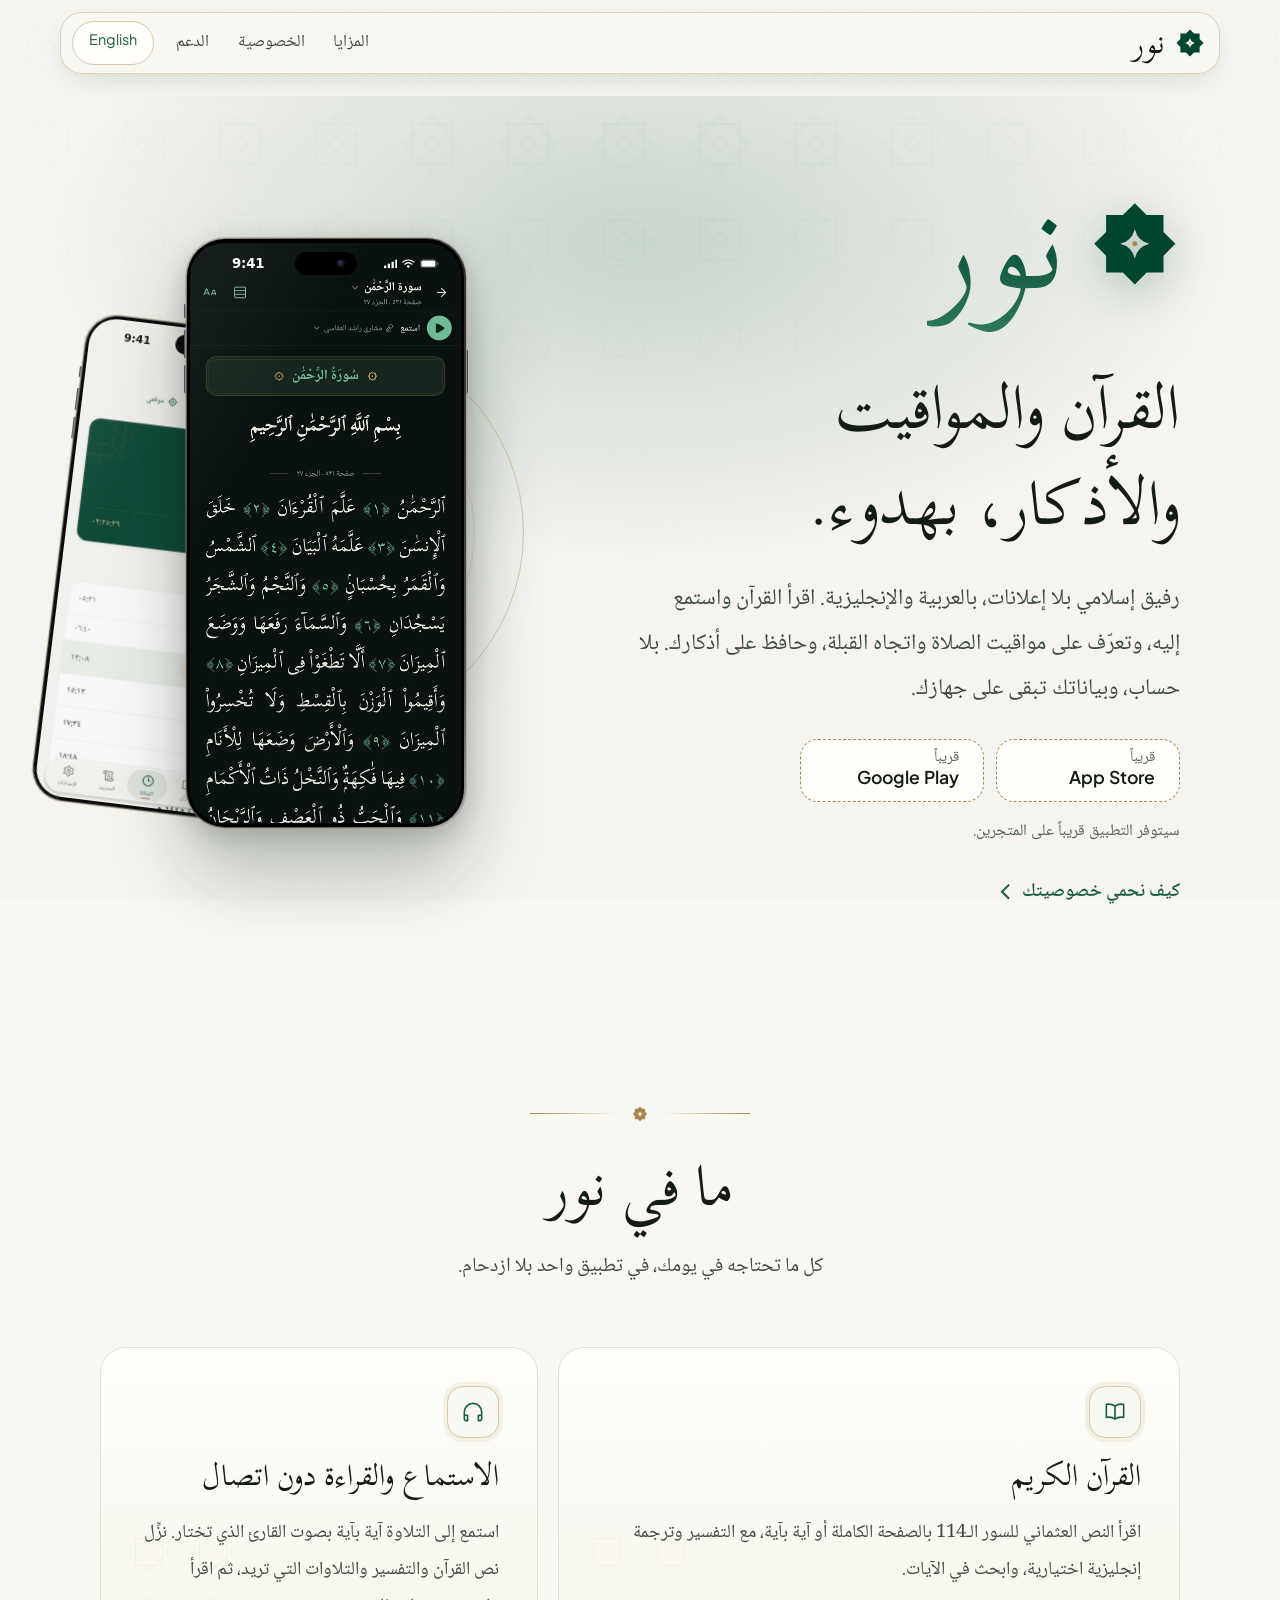
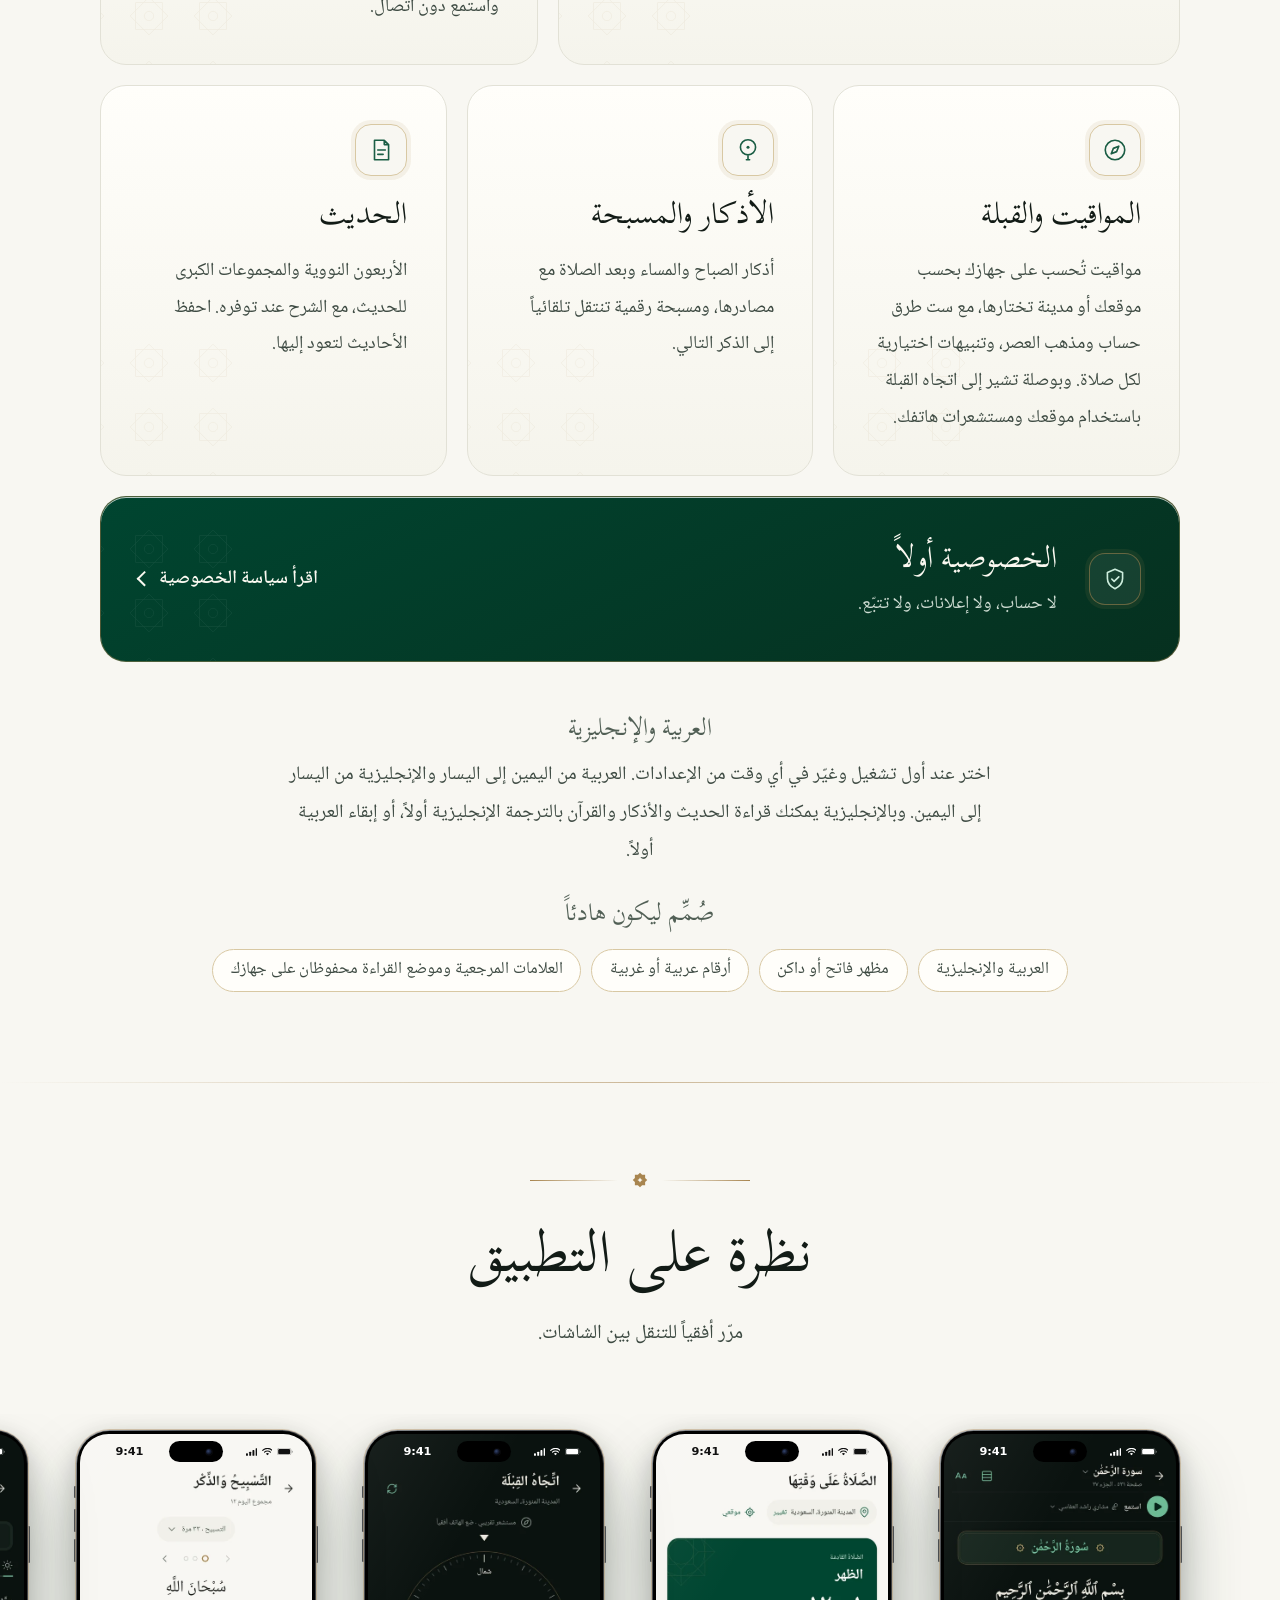
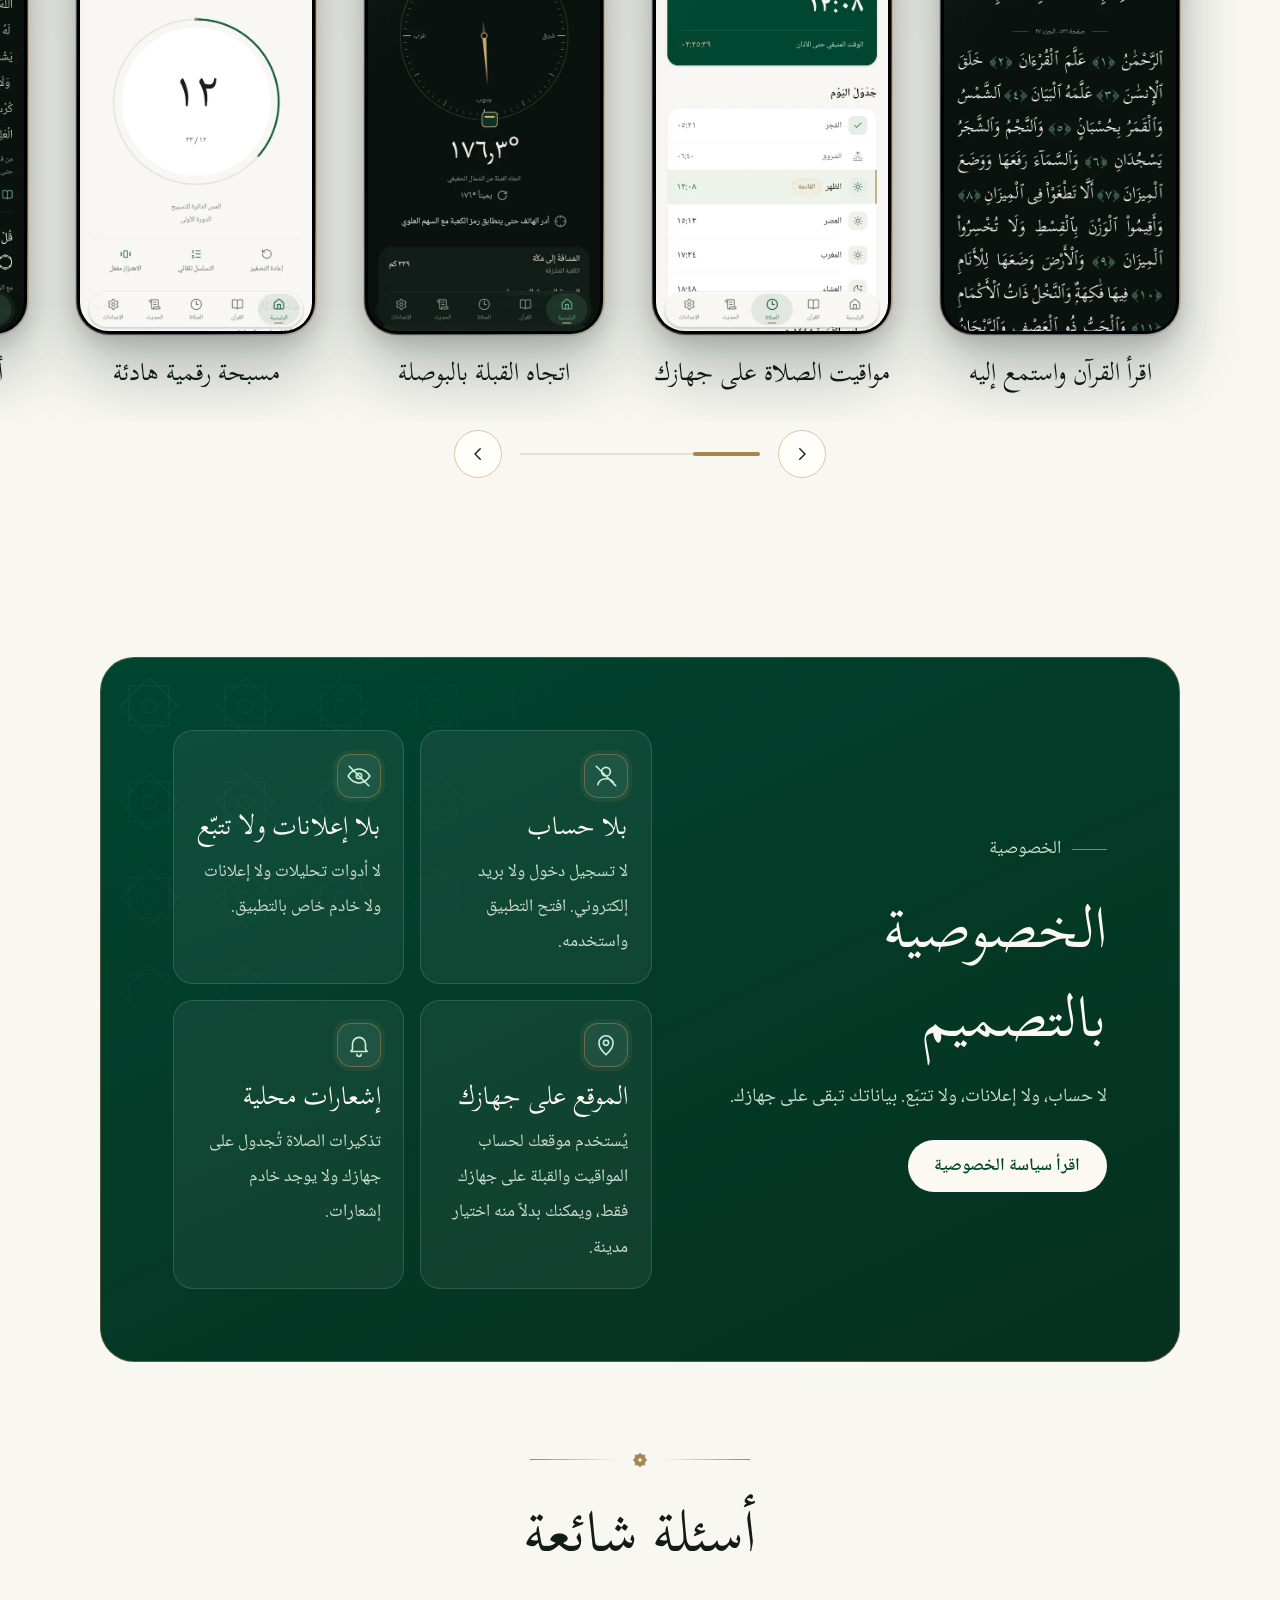
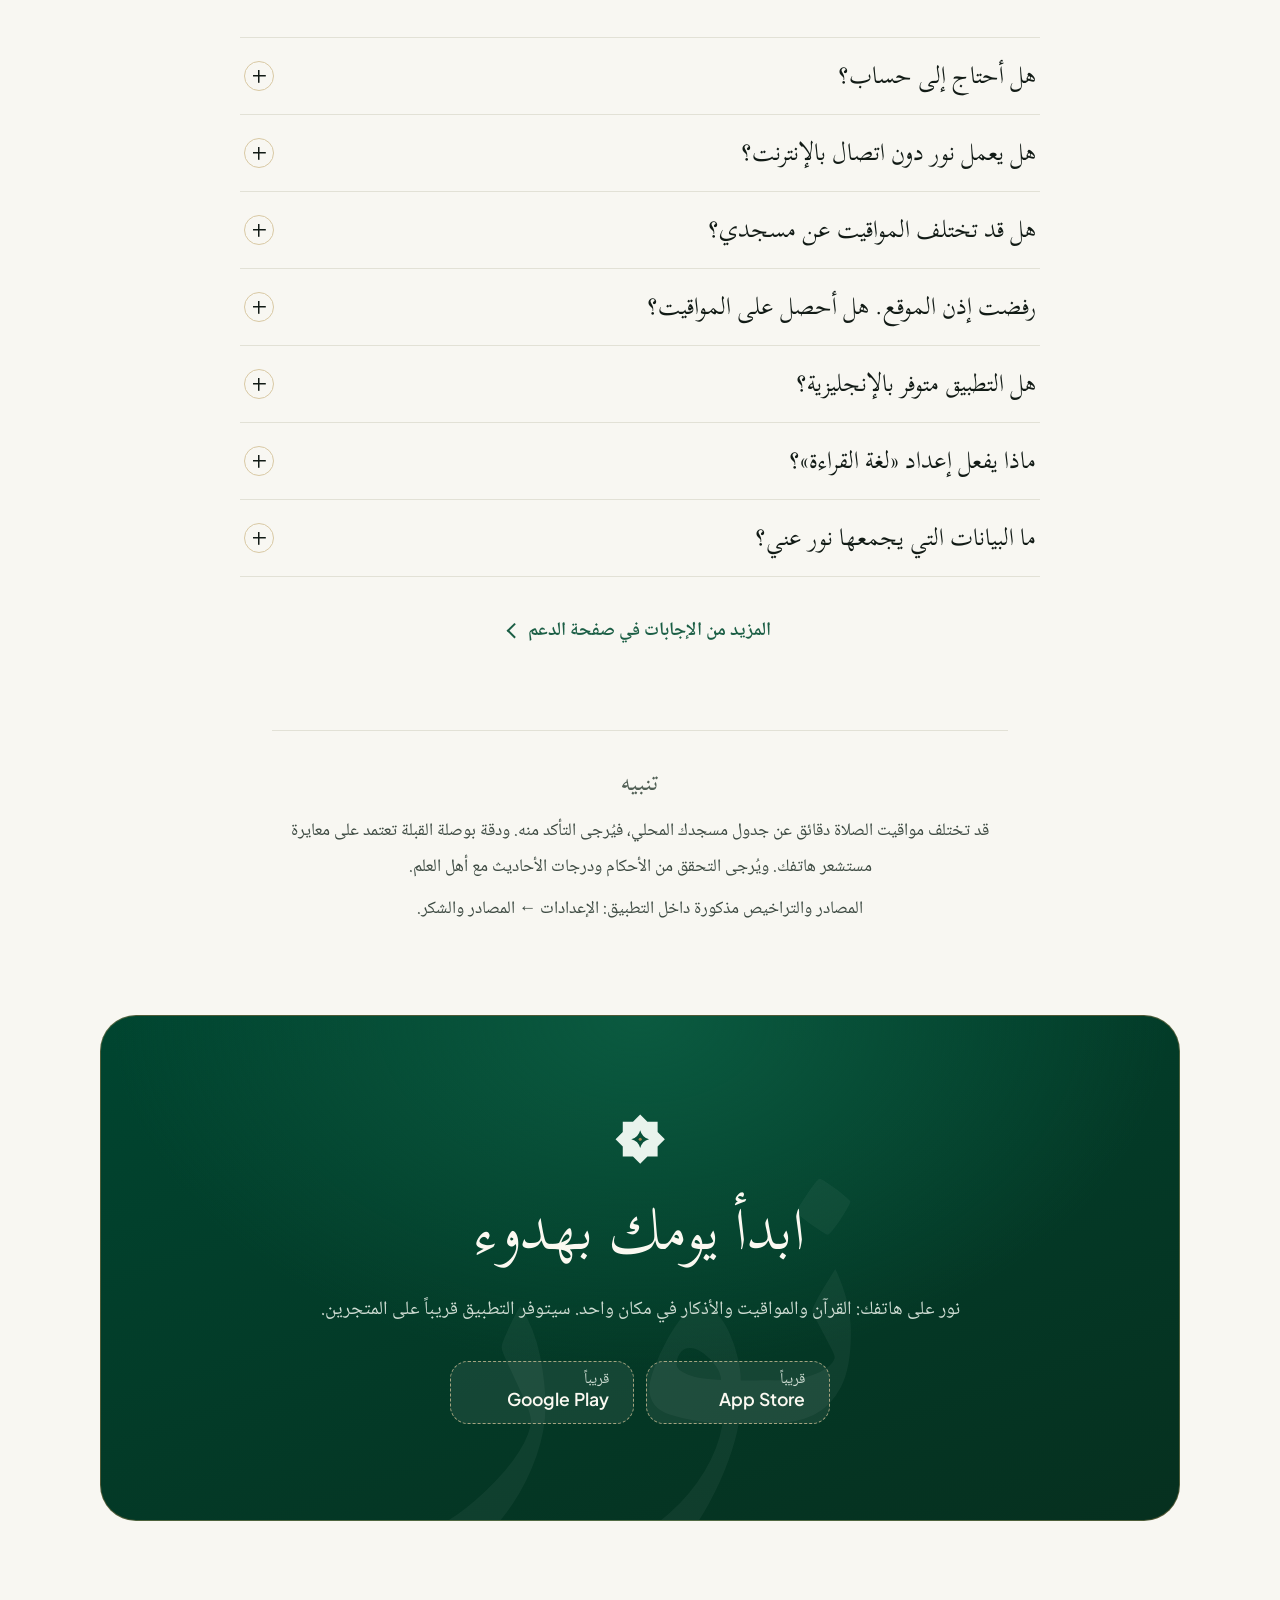
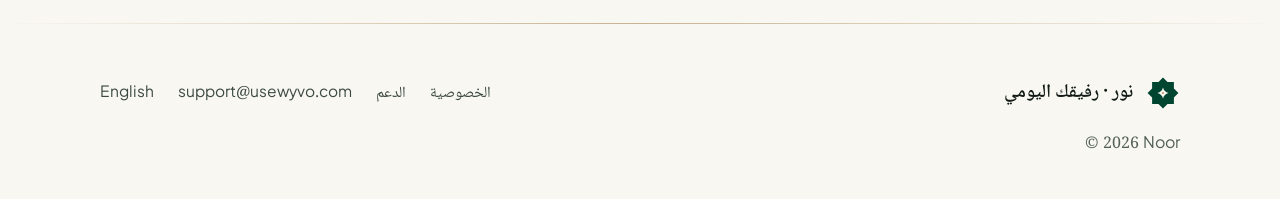
<file: index.html>
<!doctype html>
<html lang="ar" dir="rtl">
<head>
<meta charset="utf-8">
<meta name="viewport" content="width=device-width, initial-scale=1">
<title>نور — رفيق المسلم</title>
<meta name="description" content="رفيق إسلامي بلا إعلانات بالعربية والإنجليزية: القرآن الكريم بالنص والصوت، مواقيت الصلاة، القبلة، الحديث، الأذكار والمسبحة. بلا حساب، وبياناتك تبقى على جهازك.">
<meta name="color-scheme" content="light dark">
<meta name="theme-color" content="#f8f7f2" media="(prefers-color-scheme: light)">
<meta name="theme-color" content="#07100d" media="(prefers-color-scheme: dark)">
<link rel="canonical" href="https://c974.github.io/noor-site/">
<link rel="alternate" hreflang="ar" href="https://c974.github.io/noor-site/">
<link rel="alternate" hreflang="en" href="https://c974.github.io/noor-site/en/">
<link rel="alternate" hreflang="x-default" href="https://c974.github.io/noor-site/">
<meta property="og:type" content="website">
<meta property="og:site_name" content="نور — رفيق المسلم">
<meta property="og:title" content="نور — رفيق المسلم">
<meta property="og:description" content="رفيق إسلامي بلا إعلانات بالعربية والإنجليزية: القرآن الكريم بالنص والصوت، مواقيت الصلاة، القبلة، الحديث، الأذكار والمسبحة. بلا حساب، وبياناتك تبقى على جهازك.">
<meta property="og:url" content="https://c974.github.io/noor-site/">
<meta property="og:locale" content="ar_AR">
<meta property="og:image" content="https://c974.github.io/noor-site/assets/og.png">
<meta property="og:image:width" content="1200">
<meta property="og:image:height" content="630">
<meta property="og:image:alt" content="نور — رفيق المسلم">
<meta name="twitter:card" content="summary_large_image">
<meta name="twitter:title" content="نور — رفيق المسلم">
<meta name="twitter:description" content="رفيق إسلامي بلا إعلانات بالعربية والإنجليزية: القرآن الكريم بالنص والصوت، مواقيت الصلاة، القبلة، الحديث، الأذكار والمسبحة. بلا حساب، وبياناتك تبقى على جهازك.">
<meta name="twitter:image" content="https://c974.github.io/noor-site/assets/og.png">
<link rel="icon" href="assets/favicon.svg" type="image/svg+xml">
<link rel="icon" href="assets/favicon-48.png" sizes="48x48" type="image/png">
<link rel="apple-touch-icon" href="assets/apple-touch-icon.png">
<link rel="preload" href="assets/fonts/ScheherazadeNew-Regular.woff2" as="font" type="font/woff2" crossorigin>
<link rel="preload" href="assets/fonts/NotoNaskhArabic-Regular.woff2" as="font" type="font/woff2" crossorigin>
<link rel="stylesheet" href="assets/style.css">
</head>
<body class="index">
<a class="skip" href="#main">تخطَّ إلى المحتوى</a>
<div class="atmos" aria-hidden="true"></div><div class="grain" aria-hidden="true"></div>
<header class="site-header">
<div class="bar">
<a class="brand" href="index.html" aria-label="نور — رفيق المسلم"><svg class="mark" viewBox="0 0 512 512" aria-hidden="true" focusable="false"><path fill="currentColor" fill-rule="evenodd" d="M256.00 24.00 L323.95 91.95 L420.05 91.95 L420.05 188.05 L488.00 256.00 L420.05 323.95 L420.05 420.05 L323.95 420.05 L256.00 488.00 L188.05 420.05 L91.95 420.05 L91.95 323.95 L24.00 256.00 L91.95 188.05 L91.95 91.95 L188.05 91.95Z M256.00 172.48 Q272.70 239.30 339.52 256.00 Q272.70 272.70 256.00 339.52 Q239.30 272.70 172.48 256.00 Q239.30 239.30 256.00 172.48Z"/><circle cx="256" cy="256" r="14.4" fill="var(--gold)"/></svg><span class="brand-name">نور</span></a>
<nav aria-label="التنقل الرئيسي"><a class="nav-opt" href="#features">المزايا</a><a class="" href="privacy.html">الخصوصية</a><a class="" href="support.html">الدعم</a></nav>
<a class="lang" href="en/index.html" hreflang="en" lang="en" aria-label="Switch to English">English</a>
</div>
</header>
<main id="main">
<section class="hero">
<div class="wrap hero-grid">
<div class="hero-copy">
<div class="lockup" aria-hidden="true"><svg class="mark" viewBox="0 0 512 512" aria-hidden="true" focusable="false"><path fill="currentColor" fill-rule="evenodd" d="M256.00 24.00 L323.95 91.95 L420.05 91.95 L420.05 188.05 L488.00 256.00 L420.05 323.95 L420.05 420.05 L323.95 420.05 L256.00 488.00 L188.05 420.05 L91.95 420.05 L91.95 323.95 L24.00 256.00 L91.95 188.05 L91.95 91.95 L188.05 91.95Z M256.00 172.48 Q272.70 239.30 339.52 256.00 Q272.70 272.70 256.00 339.52 Q239.30 272.70 172.48 256.00 Q239.30 239.30 256.00 172.48Z"/><circle cx="256" cy="256" r="14.4" fill="var(--gold)"/></svg><span class="wordmark" lang="ar" dir="rtl">نور</span></div>

<h1>القرآن والمواقيت والأذكار، بهدوء.</h1>
<p class="lead">رفيق إسلامي بلا إعلانات، بالعربية والإنجليزية. اقرأ القرآن واستمع إليه، وتعرّف على مواقيت الصلاة واتجاه القبلة، وحافظ على أذكارك. بلا حساب، وبياناتك تبقى على جهازك.</p>
<div class="cta-row"><div class="stores" role="group" aria-label="قريباً">
<span class="btn btn-store" role="link" aria-disabled="true"><span class="btn-sub">قريباً</span><span class="btn-main">App Store</span></span>
<span class="btn btn-store" role="link" aria-disabled="true"><span class="btn-sub">قريباً</span><span class="btn-main">Google Play</span></span>
</div></div>
<p class="fine">سيتوفر التطبيق قريباً على المتجرين.</p>
<p><a class="link-arrow" href="#privacy">كيف نحمي خصوصيتك</a></p>
</div>
<div class="stage">
<span class="ring r1" aria-hidden="true"></span><span class="ring r2" aria-hidden="true"></span>
<div class="pw-back" aria-hidden="true"><div class="phone small"><i class="pb pb-l1"></i><i class="pb pb-l2"></i><i class="pb pb-l3"></i><i class="pb pb-r"></i><div class="pf"><div class="screen" data-ink="dark"><img src="assets/img/app-prayer-light.webp" width="540" height="1171" alt="" decoding="async"><span class="island" aria-hidden="true"></span><span class="sb" aria-hidden="true"><span class="tm">9:41</span><span class="ri"><svg class="sg" viewBox="0 0 18 12"><rect x="0" y="8" width="3" height="4" rx="1"/><rect x="5" y="5.5" width="3" height="6.5" rx="1"/><rect x="10" y="3" width="3" height="9" rx="1"/><rect x="15" y="0" width="3" height="12" rx="1"/></svg><svg class="wf" viewBox="0 0 17 12"><path d="M8.5 11.6 6.1 9.2a3.4 3.4 0 0 1 4.8 0L8.5 11.6Z"/><path fill="none" stroke="currentColor" stroke-width="1.7" stroke-linecap="round" d="M3.9 6.6a6.5 6.5 0 0 1 9.2 0M1.1 3.8a10.4 10.4 0 0 1 14.8 0"/></svg><svg class="bt" viewBox="0 0 28 13"><rect x="0.5" y="0.5" width="23.5" height="12" rx="3.6" fill="none" stroke="currentColor" opacity=".4"/><rect x="2" y="2" width="20.5" height="9" rx="2.3"/><path opacity=".45" d="M25.4 4.4v4.2c.9-.3 1.6-1.1 1.6-2.1s-.7-1.8-1.6-2.1Z"/></svg></span></span></div></div></div></div>
<div class="pw-front"><div class="phone"><i class="pb pb-l1"></i><i class="pb pb-l2"></i><i class="pb pb-l3"></i><i class="pb pb-r"></i><div class="pf"><div class="screen" data-ink="light"><img src="assets/img/app-reader-dark.webp" width="540" height="1171" alt="شاشة القراءة بالمظهر الداكن: صفحة من المصحف بالرسم العثماني مع شريط التلاوة." fetchpriority="high" decoding="async"><span class="island" aria-hidden="true"></span><span class="sb" aria-hidden="true"><span class="tm">9:41</span><span class="ri"><svg class="sg" viewBox="0 0 18 12"><rect x="0" y="8" width="3" height="4" rx="1"/><rect x="5" y="5.5" width="3" height="6.5" rx="1"/><rect x="10" y="3" width="3" height="9" rx="1"/><rect x="15" y="0" width="3" height="12" rx="1"/></svg><svg class="wf" viewBox="0 0 17 12"><path d="M8.5 11.6 6.1 9.2a3.4 3.4 0 0 1 4.8 0L8.5 11.6Z"/><path fill="none" stroke="currentColor" stroke-width="1.7" stroke-linecap="round" d="M3.9 6.6a6.5 6.5 0 0 1 9.2 0M1.1 3.8a10.4 10.4 0 0 1 14.8 0"/></svg><svg class="bt" viewBox="0 0 28 13"><rect x="0.5" y="0.5" width="23.5" height="12" rx="3.6" fill="none" stroke="currentColor" opacity=".4"/><rect x="2" y="2" width="20.5" height="9" rx="2.3"/><path opacity=".45" d="M25.4 4.4v4.2c.9-.3 1.6-1.1 1.6-2.1s-.7-1.8-1.6-2.1Z"/></svg></span></span></div></div></div></div>
</div>
</div>
</section>
<section id="features" class="section">
<div class="wrap">
<div class="section-head rv"><span class="orn" aria-hidden="true"><svg viewBox="0 0 512 512" focusable="false"><path fill="currentColor" fill-rule="evenodd" d="M256.00 24.00 L323.95 91.95 L420.05 91.95 L420.05 188.05 L488.00 256.00 L420.05 323.95 L420.05 420.05 L323.95 420.05 L256.00 488.00 L188.05 420.05 L91.95 420.05 L91.95 323.95 L24.00 256.00 L91.95 188.05 L91.95 91.95 L188.05 91.95Z M256.00 172.48 Q272.70 239.30 339.52 256.00 Q272.70 272.70 256.00 339.52 Q239.30 272.70 172.48 256.00 Q239.30 239.30 256.00 172.48Z"/></svg></span><h2>ما في نور</h2><p>كل ما تحتاجه في يومك، في تطبيق واحد بلا ازدحام.</p></div>
<ul class="bento">
<li class="tile t-reader rv"><span class="tile-ico"><svg class="ico" viewBox="0 0 24 24" aria-hidden="true" focusable="false"><path d="M12 6.5C10 5 7 4.5 4 5v12c3-.5 6 0 8 1.5 2-1.5 5-2 8-1.5V5c-3-.5-6 0-8 1.5zM12 6.5v12"/></svg></span><h3>القرآن الكريم</h3><p>اقرأ النص العثماني للسور الـ114 بالصفحة الكاملة أو آية بآية، مع التفسير وترجمة إنجليزية اختيارية، وابحث في الآيات.</p></li>
<li class="tile t-audio rv"><span class="tile-ico"><svg class="ico" viewBox="0 0 24 24" aria-hidden="true" focusable="false"><path d="M4 15v-3a8 8 0 0 1 16 0v3M4 15h3v5H5.5A1.5 1.5 0 0 1 4 18.5V15zM20 15h-3v5h1.5a1.5 1.5 0 0 0 1.5-1.5V15z"/></svg></span><h3>الاستماع والقراءة دون اتصال</h3><p>استمع إلى التلاوة آية بآية بصوت القارئ الذي تختار. نزِّل نص القرآن والتفسير والتلاوات التي تريد، ثم اقرأ واستمع دون اتصال.</p></li>
<li class="tile t-prayer rv"><span class="tile-ico"><svg class="ico" viewBox="0 0 24 24" aria-hidden="true" focusable="false"><path d="M12 3a9 9 0 1 0 0 18 9 9 0 0 0 0-18zM15.5 8.5l-2 5-5 2 2-5z"/></svg></span><h3>المواقيت والقبلة</h3><p>مواقيت تُحسب على جهازك بحسب موقعك أو مدينة تختارها، مع ست طرق حساب ومذهب العصر، وتنبيهات اختيارية لكل صلاة. وبوصلة تشير إلى اتجاه القبلة باستخدام موقعك ومستشعرات هاتفك.</p></li>
<li class="tile t-tasbih rv"><span class="tile-ico"><svg class="ico" viewBox="0 0 24 24" aria-hidden="true" focusable="false"><path d="M12 2.5a7 7 0 1 0 0 14 7 7 0 0 0 0-14zM12 16.5V21M10.5 21h3"/><circle cx="12" cy="9.5" r="1.4" fill="currentColor" stroke="none"/></svg></span><h3>الأذكار والمسبحة</h3><p>أذكار الصباح والمساء وبعد الصلاة مع مصادرها، ومسبحة رقمية تنتقل تلقائياً إلى الذكر التالي.</p></li>
<li class="tile t-hadith rv"><span class="tile-ico"><svg class="ico" viewBox="0 0 24 24" aria-hidden="true" focusable="false"><path d="M6 3h9l4 4v14H6zM15 3v4h4M9 12h7M9 16h5"/></svg></span><h3>الحديث</h3><p>الأربعون النووية والمجموعات الكبرى للحديث، مع الشرح عند توفره. احفظ الأحاديث لتعود إليها.</p></li>
<li class="tile deep t-priv rv"><span class="tile-ico"><svg class="ico" viewBox="0 0 24 24" aria-hidden="true" focusable="false"><path d="M12 3l7 3v5.5c0 4.5-3 7.5-7 9.5-4-2-7-5-7-9.5V6zM9 12l2.2 2.2L15.5 10"/></svg></span><div class="tile-body"><h3>الخصوصية أولاً</h3><p>لا حساب، ولا إعلانات، ولا تتبّع.</p></div><a class="link-arrow" href="#privacy">اقرأ سياسة الخصوصية</a></li>
</ul>
<div class="calm rv"><h3>العربية والإنجليزية</h3><p style="max-width:44rem;margin:.6rem auto 1.6rem;color:var(--text2)">اختر عند أول تشغيل وغيّر في أي وقت من الإعدادات. العربية من اليمين إلى اليسار والإنجليزية من اليسار إلى اليمين. وبالإنجليزية يمكنك قراءة الحديث والأذكار والقرآن بالترجمة الإنجليزية أولاً، أو إبقاء العربية أولاً.</p><h3>صُمِّم ليكون هادئاً</h3><ul class="chips"><li>العربية والإنجليزية</li><li>مظهر فاتح أو داكن</li><li>أرقام عربية أو غربية</li><li>العلامات المرجعية وموضع القراءة محفوظان على جهازك</li></ul></div>
</div>
</section>
<hr class="hair">
<section class="section showcase" aria-labelledby="shots-h">
<div class="wrap"><div class="section-head rv"><span class="orn" aria-hidden="true"><svg viewBox="0 0 512 512" focusable="false"><path fill="currentColor" fill-rule="evenodd" d="M256.00 24.00 L323.95 91.95 L420.05 91.95 L420.05 188.05 L488.00 256.00 L420.05 323.95 L420.05 420.05 L323.95 420.05 L256.00 488.00 L188.05 420.05 L91.95 420.05 L91.95 323.95 L24.00 256.00 L91.95 188.05 L91.95 91.95 L188.05 91.95Z M256.00 172.48 Q272.70 239.30 339.52 256.00 Q272.70 272.70 256.00 339.52 Q239.30 272.70 172.48 256.00 Q239.30 239.30 256.00 172.48Z"/></svg></span><h2 id="shots-h">نظرة على التطبيق</h2><p>مرّر أفقياً للتنقل بين الشاشات.</p></div></div>
<ul class="strip" tabindex="0" role="list" aria-label="نظرة على التطبيق">
<li><figure><div class="phone small"><i class="pb pb-l1"></i><i class="pb pb-l2"></i><i class="pb pb-l3"></i><i class="pb pb-r"></i><div class="pf"><div class="screen" data-ink="light"><img src="assets/img/app-reader-dark.webp" width="540" height="1171" alt="شاشة القراءة بالمظهر الداكن: صفحة من المصحف بالرسم العثماني مع شريط التلاوة." loading="lazy" decoding="async"><span class="island" aria-hidden="true"></span><span class="sb" aria-hidden="true"><span class="tm">9:41</span><span class="ri"><svg class="sg" viewBox="0 0 18 12"><rect x="0" y="8" width="3" height="4" rx="1"/><rect x="5" y="5.5" width="3" height="6.5" rx="1"/><rect x="10" y="3" width="3" height="9" rx="1"/><rect x="15" y="0" width="3" height="12" rx="1"/></svg><svg class="wf" viewBox="0 0 17 12"><path d="M8.5 11.6 6.1 9.2a3.4 3.4 0 0 1 4.8 0L8.5 11.6Z"/><path fill="none" stroke="currentColor" stroke-width="1.7" stroke-linecap="round" d="M3.9 6.6a6.5 6.5 0 0 1 9.2 0M1.1 3.8a10.4 10.4 0 0 1 14.8 0"/></svg><svg class="bt" viewBox="0 0 28 13"><rect x="0.5" y="0.5" width="23.5" height="12" rx="3.6" fill="none" stroke="currentColor" opacity=".4"/><rect x="2" y="2" width="20.5" height="9" rx="2.3"/><path opacity=".45" d="M25.4 4.4v4.2c.9-.3 1.6-1.1 1.6-2.1s-.7-1.8-1.6-2.1Z"/></svg></span></span></div></div></div><figcaption class="slide-cap"><strong>اقرأ القرآن واستمع إليه</strong></figcaption></figure></li>
<li><figure><div class="phone small"><i class="pb pb-l1"></i><i class="pb pb-l2"></i><i class="pb pb-l3"></i><i class="pb pb-r"></i><div class="pf"><div class="screen" data-ink="dark"><img src="assets/img/app-prayer-light.webp" width="540" height="1171" alt="مواقيت الصلاة بالمظهر الفاتح: التقويم الهجري وبطاقة خضراء للصلاة القادمة." loading="lazy" decoding="async"><span class="island" aria-hidden="true"></span><span class="sb" aria-hidden="true"><span class="tm">9:41</span><span class="ri"><svg class="sg" viewBox="0 0 18 12"><rect x="0" y="8" width="3" height="4" rx="1"/><rect x="5" y="5.5" width="3" height="6.5" rx="1"/><rect x="10" y="3" width="3" height="9" rx="1"/><rect x="15" y="0" width="3" height="12" rx="1"/></svg><svg class="wf" viewBox="0 0 17 12"><path d="M8.5 11.6 6.1 9.2a3.4 3.4 0 0 1 4.8 0L8.5 11.6Z"/><path fill="none" stroke="currentColor" stroke-width="1.7" stroke-linecap="round" d="M3.9 6.6a6.5 6.5 0 0 1 9.2 0M1.1 3.8a10.4 10.4 0 0 1 14.8 0"/></svg><svg class="bt" viewBox="0 0 28 13"><rect x="0.5" y="0.5" width="23.5" height="12" rx="3.6" fill="none" stroke="currentColor" opacity=".4"/><rect x="2" y="2" width="20.5" height="9" rx="2.3"/><path opacity=".45" d="M25.4 4.4v4.2c.9-.3 1.6-1.1 1.6-2.1s-.7-1.8-1.6-2.1Z"/></svg></span></span></div></div></div><figcaption class="slide-cap"><strong>مواقيت الصلاة على جهازك</strong></figcaption></figure></li>
<li><figure><div class="phone small"><i class="pb pb-l1"></i><i class="pb pb-l2"></i><i class="pb pb-l3"></i><i class="pb pb-r"></i><div class="pf"><div class="screen" data-ink="light"><img src="assets/img/app-qibla-dark.webp" width="540" height="1171" alt="بوصلة القبلة: بوصلة مع زاوية القبلة بالدرجات." loading="lazy" decoding="async"><span class="island" aria-hidden="true"></span><span class="sb" aria-hidden="true"><span class="tm">9:41</span><span class="ri"><svg class="sg" viewBox="0 0 18 12"><rect x="0" y="8" width="3" height="4" rx="1"/><rect x="5" y="5.5" width="3" height="6.5" rx="1"/><rect x="10" y="3" width="3" height="9" rx="1"/><rect x="15" y="0" width="3" height="12" rx="1"/></svg><svg class="wf" viewBox="0 0 17 12"><path d="M8.5 11.6 6.1 9.2a3.4 3.4 0 0 1 4.8 0L8.5 11.6Z"/><path fill="none" stroke="currentColor" stroke-width="1.7" stroke-linecap="round" d="M3.9 6.6a6.5 6.5 0 0 1 9.2 0M1.1 3.8a10.4 10.4 0 0 1 14.8 0"/></svg><svg class="bt" viewBox="0 0 28 13"><rect x="0.5" y="0.5" width="23.5" height="12" rx="3.6" fill="none" stroke="currentColor" opacity=".4"/><rect x="2" y="2" width="20.5" height="9" rx="2.3"/><path opacity=".45" d="M25.4 4.4v4.2c.9-.3 1.6-1.1 1.6-2.1s-.7-1.8-1.6-2.1Z"/></svg></span></span></div></div></div><figcaption class="slide-cap"><strong>اتجاه القبلة بالبوصلة</strong></figcaption></figure></li>
<li><figure><div class="phone small"><i class="pb pb-l1"></i><i class="pb pb-l2"></i><i class="pb pb-l3"></i><i class="pb pb-r"></i><div class="pf"><div class="screen" data-ink="dark"><img src="assets/img/app-tasbih-light.webp" width="540" height="1171" alt="مسبحة رقمية: دائرة عدّاد خضراء مع عبارة سبحان الله." loading="lazy" decoding="async"><span class="island" aria-hidden="true"></span><span class="sb" aria-hidden="true"><span class="tm">9:41</span><span class="ri"><svg class="sg" viewBox="0 0 18 12"><rect x="0" y="8" width="3" height="4" rx="1"/><rect x="5" y="5.5" width="3" height="6.5" rx="1"/><rect x="10" y="3" width="3" height="9" rx="1"/><rect x="15" y="0" width="3" height="12" rx="1"/></svg><svg class="wf" viewBox="0 0 17 12"><path d="M8.5 11.6 6.1 9.2a3.4 3.4 0 0 1 4.8 0L8.5 11.6Z"/><path fill="none" stroke="currentColor" stroke-width="1.7" stroke-linecap="round" d="M3.9 6.6a6.5 6.5 0 0 1 9.2 0M1.1 3.8a10.4 10.4 0 0 1 14.8 0"/></svg><svg class="bt" viewBox="0 0 28 13"><rect x="0.5" y="0.5" width="23.5" height="12" rx="3.6" fill="none" stroke="currentColor" opacity=".4"/><rect x="2" y="2" width="20.5" height="9" rx="2.3"/><path opacity=".45" d="M25.4 4.4v4.2c.9-.3 1.6-1.1 1.6-2.1s-.7-1.8-1.6-2.1Z"/></svg></span></span></div></div></div><figcaption class="slide-cap"><strong>مسبحة رقمية هادئة</strong></figcaption></figure></li>
<li><figure><div class="phone small"><i class="pb pb-l1"></i><i class="pb pb-l2"></i><i class="pb pb-l3"></i><i class="pb pb-r"></i><div class="pf"><div class="screen" data-ink="light"><img src="assets/img/app-adhkar-dark.webp" width="540" height="1171" alt="شاشة الأذكار مع تبويبات الصباح والمساء وبعد الصلاة." loading="lazy" decoding="async"><span class="island" aria-hidden="true"></span><span class="sb" aria-hidden="true"><span class="tm">9:41</span><span class="ri"><svg class="sg" viewBox="0 0 18 12"><rect x="0" y="8" width="3" height="4" rx="1"/><rect x="5" y="5.5" width="3" height="6.5" rx="1"/><rect x="10" y="3" width="3" height="9" rx="1"/><rect x="15" y="0" width="3" height="12" rx="1"/></svg><svg class="wf" viewBox="0 0 17 12"><path d="M8.5 11.6 6.1 9.2a3.4 3.4 0 0 1 4.8 0L8.5 11.6Z"/><path fill="none" stroke="currentColor" stroke-width="1.7" stroke-linecap="round" d="M3.9 6.6a6.5 6.5 0 0 1 9.2 0M1.1 3.8a10.4 10.4 0 0 1 14.8 0"/></svg><svg class="bt" viewBox="0 0 28 13"><rect x="0.5" y="0.5" width="23.5" height="12" rx="3.6" fill="none" stroke="currentColor" opacity=".4"/><rect x="2" y="2" width="20.5" height="9" rx="2.3"/><path opacity=".45" d="M25.4 4.4v4.2c.9-.3 1.6-1.1 1.6-2.1s-.7-1.8-1.6-2.1Z"/></svg></span></span></div></div></div><figcaption class="slide-cap"><strong>أذكار الصباح والمساء</strong></figcaption></figure></li>
<li><figure><div class="phone small"><i class="pb pb-l1"></i><i class="pb pb-l2"></i><i class="pb pb-l3"></i><i class="pb pb-r"></i><div class="pf"><div class="screen" data-ink="dark"><img src="assets/img/app-more-light.webp" width="540" height="1171" alt="شاشة المزيد بالمظهر الفاتح مع خيارات المظهر: حسب النظام أو فاتح أو داكن." loading="lazy" decoding="async"><span class="island" aria-hidden="true"></span><span class="sb" aria-hidden="true"><span class="tm">9:41</span><span class="ri"><svg class="sg" viewBox="0 0 18 12"><rect x="0" y="8" width="3" height="4" rx="1"/><rect x="5" y="5.5" width="3" height="6.5" rx="1"/><rect x="10" y="3" width="3" height="9" rx="1"/><rect x="15" y="0" width="3" height="12" rx="1"/></svg><svg class="wf" viewBox="0 0 17 12"><path d="M8.5 11.6 6.1 9.2a3.4 3.4 0 0 1 4.8 0L8.5 11.6Z"/><path fill="none" stroke="currentColor" stroke-width="1.7" stroke-linecap="round" d="M3.9 6.6a6.5 6.5 0 0 1 9.2 0M1.1 3.8a10.4 10.4 0 0 1 14.8 0"/></svg><svg class="bt" viewBox="0 0 28 13"><rect x="0.5" y="0.5" width="23.5" height="12" rx="3.6" fill="none" stroke="currentColor" opacity=".4"/><rect x="2" y="2" width="20.5" height="9" rx="2.3"/><path opacity=".45" d="M25.4 4.4v4.2c.9-.3 1.6-1.1 1.6-2.1s-.7-1.8-1.6-2.1Z"/></svg></span></span></div></div></div><figcaption class="slide-cap"><strong>فاتح أو داكن، كما تحب</strong></figcaption></figure></li>
</ul>
<div class="strip-ctl"><button class="cbtn" type="button" data-dir="-1" aria-label="الشاشة السابقة"><svg viewBox="0 0 24 24" aria-hidden="true"><path d="M15 5l-7 7 7 7"/></svg></button><span class="progress" aria-hidden="true"></span><button class="cbtn" type="button" data-dir="1" aria-label="الشاشة التالية"><svg viewBox="0 0 24 24" aria-hidden="true"><path d="M9 5l7 7-7 7"/></svg></button></div>
</section>
<section id="privacy" class="section">
<div class="wrap">
<div class="panel rv">
<div class="panel-grid">
<div><p class="eyebrow">الخصوصية</p><h2>الخصوصية بالتصميم</h2><p>لا حساب، ولا إعلانات، ولا تتبّع. بياناتك تبقى على جهازك.</p><a class="btn btn-light" href="privacy.html">اقرأ سياسة الخصوصية</a></div>
<ul class="points">
<li><span class="tile-ico"><svg class="ico" viewBox="0 0 24 24" aria-hidden="true" focusable="false"><path d="M12 12a4 4 0 1 0 0-8 4 4 0 0 0 0 8zM4.5 20c.8-3.5 3.8-5.5 7.5-5.5s6.7 2 7.5 5.5M3 3l18 18"/></svg></span><h3>بلا حساب</h3><p>لا تسجيل دخول ولا بريد إلكتروني. افتح التطبيق واستخدمه.</p></li>
<li><span class="tile-ico"><svg class="ico" viewBox="0 0 24 24" aria-hidden="true" focusable="false"><path d="M2 12s3.5-6.5 10-6.5S22 12 22 12s-3.5 6.5-10 6.5S2 12 2 12zM12 9.5a2.5 2.5 0 1 0 0 5 2.5 2.5 0 0 0 0-5zM3 3l18 18"/></svg></span><h3>بلا إعلانات ولا تتبّع</h3><p>لا أدوات تحليلات ولا إعلانات ولا خادم خاص بالتطبيق.</p></li>
<li><span class="tile-ico"><svg class="ico" viewBox="0 0 24 24" aria-hidden="true" focusable="false"><path d="M12 21s-6.5-5.6-6.5-11a6.5 6.5 0 0 1 13 0c0 5.4-6.5 11-6.5 11zM12 7.6a2.4 2.4 0 1 0 0 4.8 2.4 2.4 0 0 0 0-4.8z"/></svg></span><h3>الموقع على جهازك</h3><p>يُستخدم موقعك لحساب المواقيت والقبلة على جهازك فقط، ويمكنك بدلاً منه اختيار مدينة.</p></li>
<li><span class="tile-ico"><svg class="ico" viewBox="0 0 24 24" aria-hidden="true" focusable="false"><path d="M6 16v-5a6 6 0 0 1 12 0v5l1.5 2h-15zM10 20.5a2 2 0 0 0 4 0"/></svg></span><h3>إشعارات محلية</h3><p>تذكيرات الصلاة تُجدول على جهازك ولا يوجد خادم إشعارات.</p></li>
</ul>
</div>
</div>
</div>
</section>
<section id="faq" class="section" style="padding-top:0">
<div class="wrap">
<div class="section-head rv"><span class="orn" aria-hidden="true"><svg viewBox="0 0 512 512" focusable="false"><path fill="currentColor" fill-rule="evenodd" d="M256.00 24.00 L323.95 91.95 L420.05 91.95 L420.05 188.05 L488.00 256.00 L420.05 323.95 L420.05 420.05 L323.95 420.05 L256.00 488.00 L188.05 420.05 L91.95 420.05 L91.95 323.95 L24.00 256.00 L91.95 188.05 L91.95 91.95 L188.05 91.95Z M256.00 172.48 Q272.70 239.30 339.52 256.00 Q272.70 272.70 256.00 339.52 Q239.30 272.70 172.48 256.00 Q239.30 239.30 256.00 172.48Z"/></svg></span><h2>أسئلة شائعة</h2></div>
<div class="faq rv">
<details><summary>هل أحتاج إلى حساب؟</summary><div class="ans"><p>لا. نور بلا حسابات ولا تسجيل دخول. افتحه واستخدمه.</p></div></details>
<details><summary>هل يعمل نور دون اتصال بالإنترنت؟</summary><div class="ans"><p>جزئياً. يُجلب نص القرآن والتفسير والتلاوات من خدمات عامة أول مرة تستخدمها. ومن الإعدادات ← المحتوى دون اتصال يمكنك تنزيلها ثم القراءة والاستماع دون اتصال. أما مواقيت الصلاة وبوصلة القبلة والمسبحة والعلامات المرجعية فتعمل دون إنترنت.</p></div></details>
<details><summary>هل قد تختلف المواقيت عن مسجدي؟</summary><div class="ans"><p>تُحسب المواقيت على جهازك من موقعك والتاريخ، ويمكنك اختيار طريقة الحساب ومذهب العصر. وقد تختلف دقائق عن جدول مسجدك المحلي، فيُرجى التأكد منه.</p></div></details>
<details><summary>رفضت إذن الموقع. هل أحصل على المواقيت؟</summary><div class="ans"><p>نعم. في تبويب الصلاة اختر مدينة من القائمة أو ابحث عن واحدة، وسيحسب نور المواقيت دون إذن الموقع.</p></div></details>
<details><summary>هل التطبيق متوفر بالإنجليزية؟</summary><div class="ans"><p>نعم. نور بالعربية والإنجليزية: تختار عند أول تشغيل ويمكنك التغيير في أي وقت من الإعدادات ← اللغة. العربية من اليمين إلى اليسار والإنجليزية من اليسار إلى اليمين.</p></div></details>
<details><summary>ماذا يفعل إعداد «لغة القراءة»؟</summary><div class="ans"><p>بالإنجليزية يمكنك قراءة الحديث والأذكار والقرآن بالترجمة الإنجليزية أولاً والعربية تحتها، أو إبقاء العربية أولاً مع ترجمة إنجليزية تحتها. وتُعرض الترجمة حيث تتوفر فقط.</p></div></details>
<details><summary>ما البيانات التي يجمعها نور عني؟</summary><div class="ans"><p>المطوِّر لا يستلم بياناتك الشخصية ولا يخزّنها ولا يبيعها. لا حسابات ولا إعلانات ولا تحليلات، والعلامات المرجعية والإعدادات تبقى على جهازك. التفاصيل الكاملة في سياسة الخصوصية.</p></div></details>
</div>
<p class="faq-more"><a class="link-arrow" href="support.html">المزيد من الإجابات في صفحة الدعم</a></p>
<div class="note rv">
<h2>تنبيه</h2>
<p>قد تختلف مواقيت الصلاة دقائق عن جدول مسجدك المحلي، فيُرجى التأكد منه. ودقة بوصلة القبلة تعتمد على معايرة مستشعر هاتفك. ويُرجى التحقق من الأحكام ودرجات الأحاديث مع أهل العلم.</p>
<p class="fine">المصادر والتراخيص مذكورة داخل التطبيق: الإعدادات ← المصادر والشكر.</p>
</div>
</div>
</section>
<section class="wrap" aria-labelledby="cta-h">
<div class="cta-band rv">
<svg class="mark" viewBox="0 0 512 512" aria-hidden="true" focusable="false"><path fill="currentColor" fill-rule="evenodd" d="M256.00 24.00 L323.95 91.95 L420.05 91.95 L420.05 188.05 L488.00 256.00 L420.05 323.95 L420.05 420.05 L323.95 420.05 L256.00 488.00 L188.05 420.05 L91.95 420.05 L91.95 323.95 L24.00 256.00 L91.95 188.05 L91.95 91.95 L188.05 91.95Z M256.00 172.48 Q272.70 239.30 339.52 256.00 Q272.70 272.70 256.00 339.52 Q239.30 272.70 172.48 256.00 Q239.30 239.30 256.00 172.48Z"/><circle cx="256" cy="256" r="14.4" fill="var(--gold)"/></svg>
<h2 id="cta-h">ابدأ يومك بهدوء</h2>
<p>نور على هاتفك: القرآن والمواقيت والأذكار في مكان واحد. سيتوفر التطبيق قريباً على المتجرين.</p>
<div class="stores" role="group" aria-label="قريباً">
<span class="btn btn-store" role="link" aria-disabled="true"><span class="btn-sub">قريباً</span><span class="btn-main">App Store</span></span>
<span class="btn btn-store" role="link" aria-disabled="true"><span class="btn-sub">قريباً</span><span class="btn-main">Google Play</span></span>
</div>
</div>
</section>
</main>
<footer class="site-footer">
<div class="wrap">
<div class="foot-top">
<p class="foot-brand"><svg class="mark" viewBox="0 0 512 512" aria-hidden="true" focusable="false"><path fill="currentColor" fill-rule="evenodd" d="M256.00 24.00 L323.95 91.95 L420.05 91.95 L420.05 188.05 L488.00 256.00 L420.05 323.95 L420.05 420.05 L323.95 420.05 L256.00 488.00 L188.05 420.05 L91.95 420.05 L91.95 323.95 L24.00 256.00 L91.95 188.05 L91.95 91.95 L188.05 91.95Z M256.00 172.48 Q272.70 239.30 339.52 256.00 Q272.70 272.70 256.00 339.52 Q239.30 272.70 172.48 256.00 Q239.30 239.30 256.00 172.48Z"/><circle cx="256" cy="256" r="14.4" fill="var(--gold)"/></svg><span>نور · رفيقك اليومي</span></p>
<ul class="foot-links">
<li><a href="privacy.html">الخصوصية</a></li>
<li><a href="support.html">الدعم</a></li>
<li><a href="mailto:support@usewyvo.com"><bdi>support@usewyvo.com</bdi></a></li>
<li><a href="en/index.html" hreflang="en" lang="en" aria-label="Switch to English">English</a></li>
</ul>
</div>

<p class="fine"><bdi dir="ltr">© 2026 Noor</bdi></p>
</div>
</footer>
<script src="assets/site.js" defer></script>
</body>
</html>
</file>
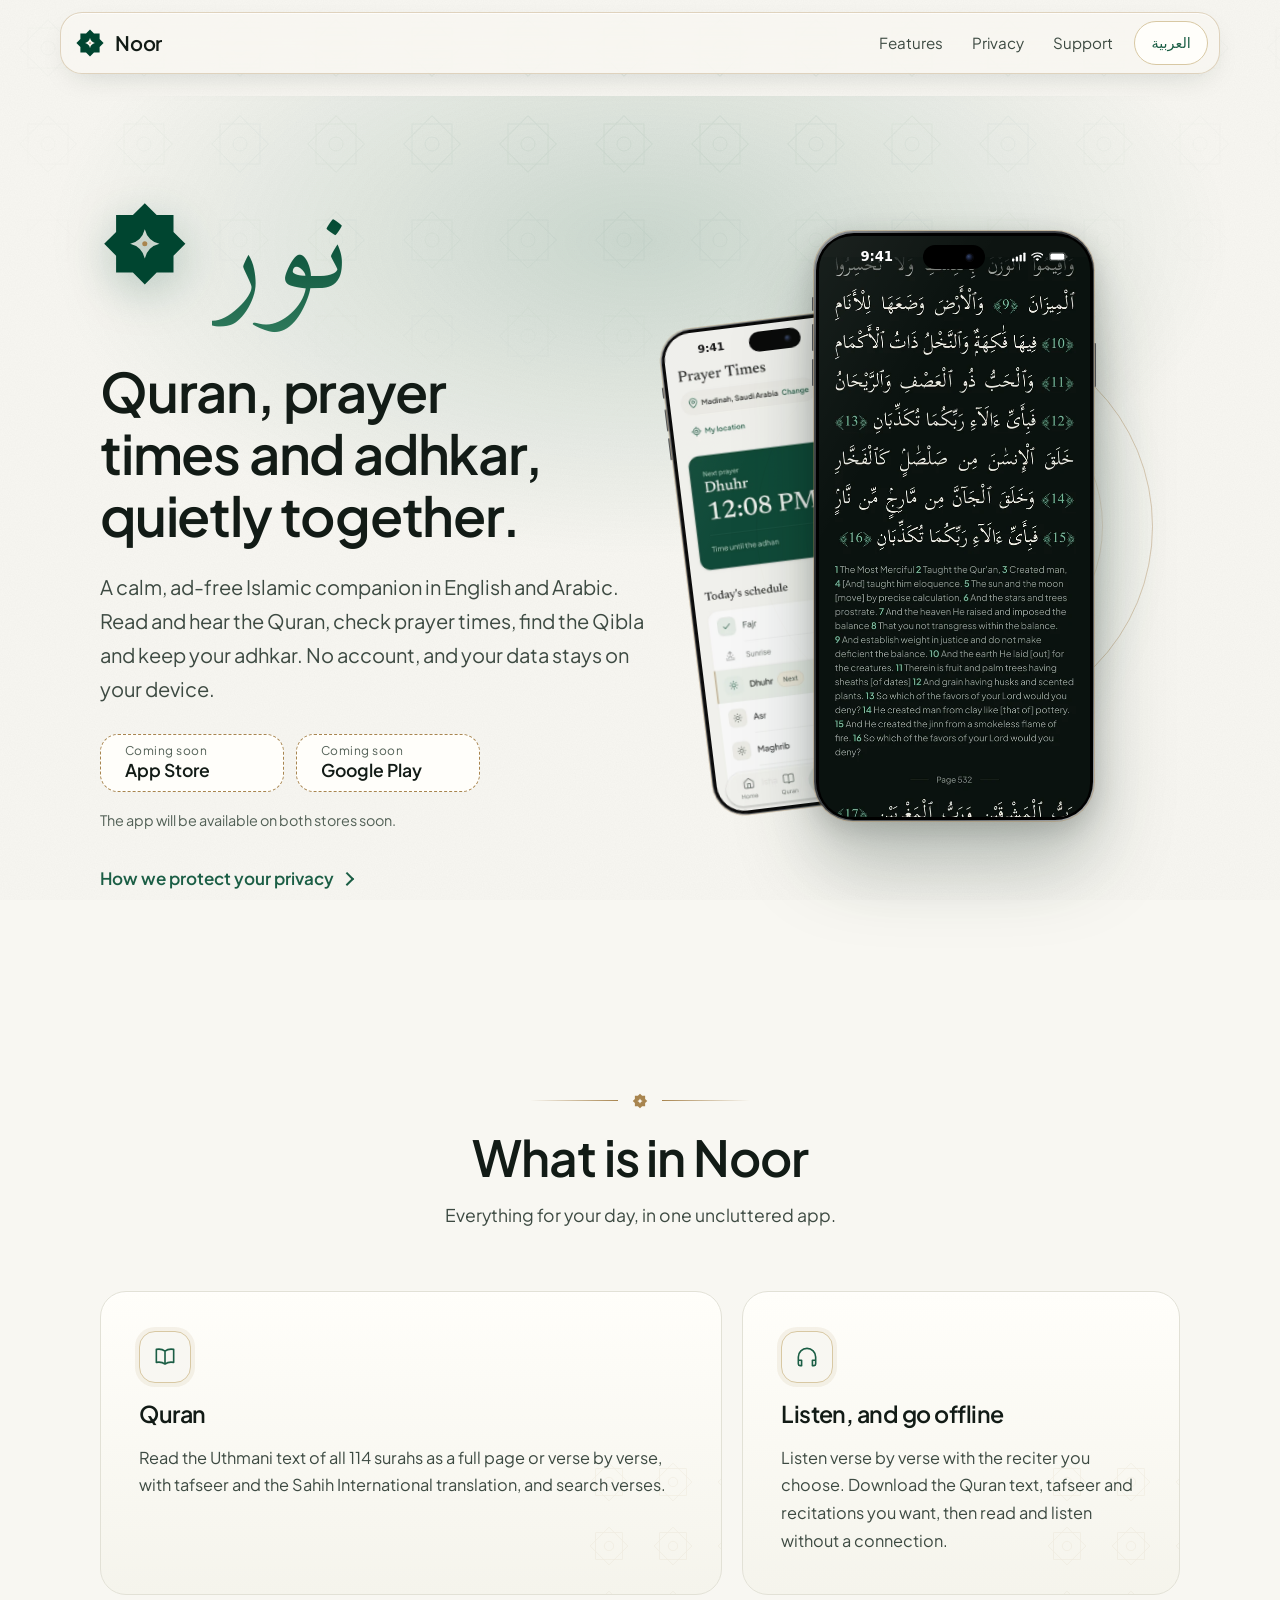
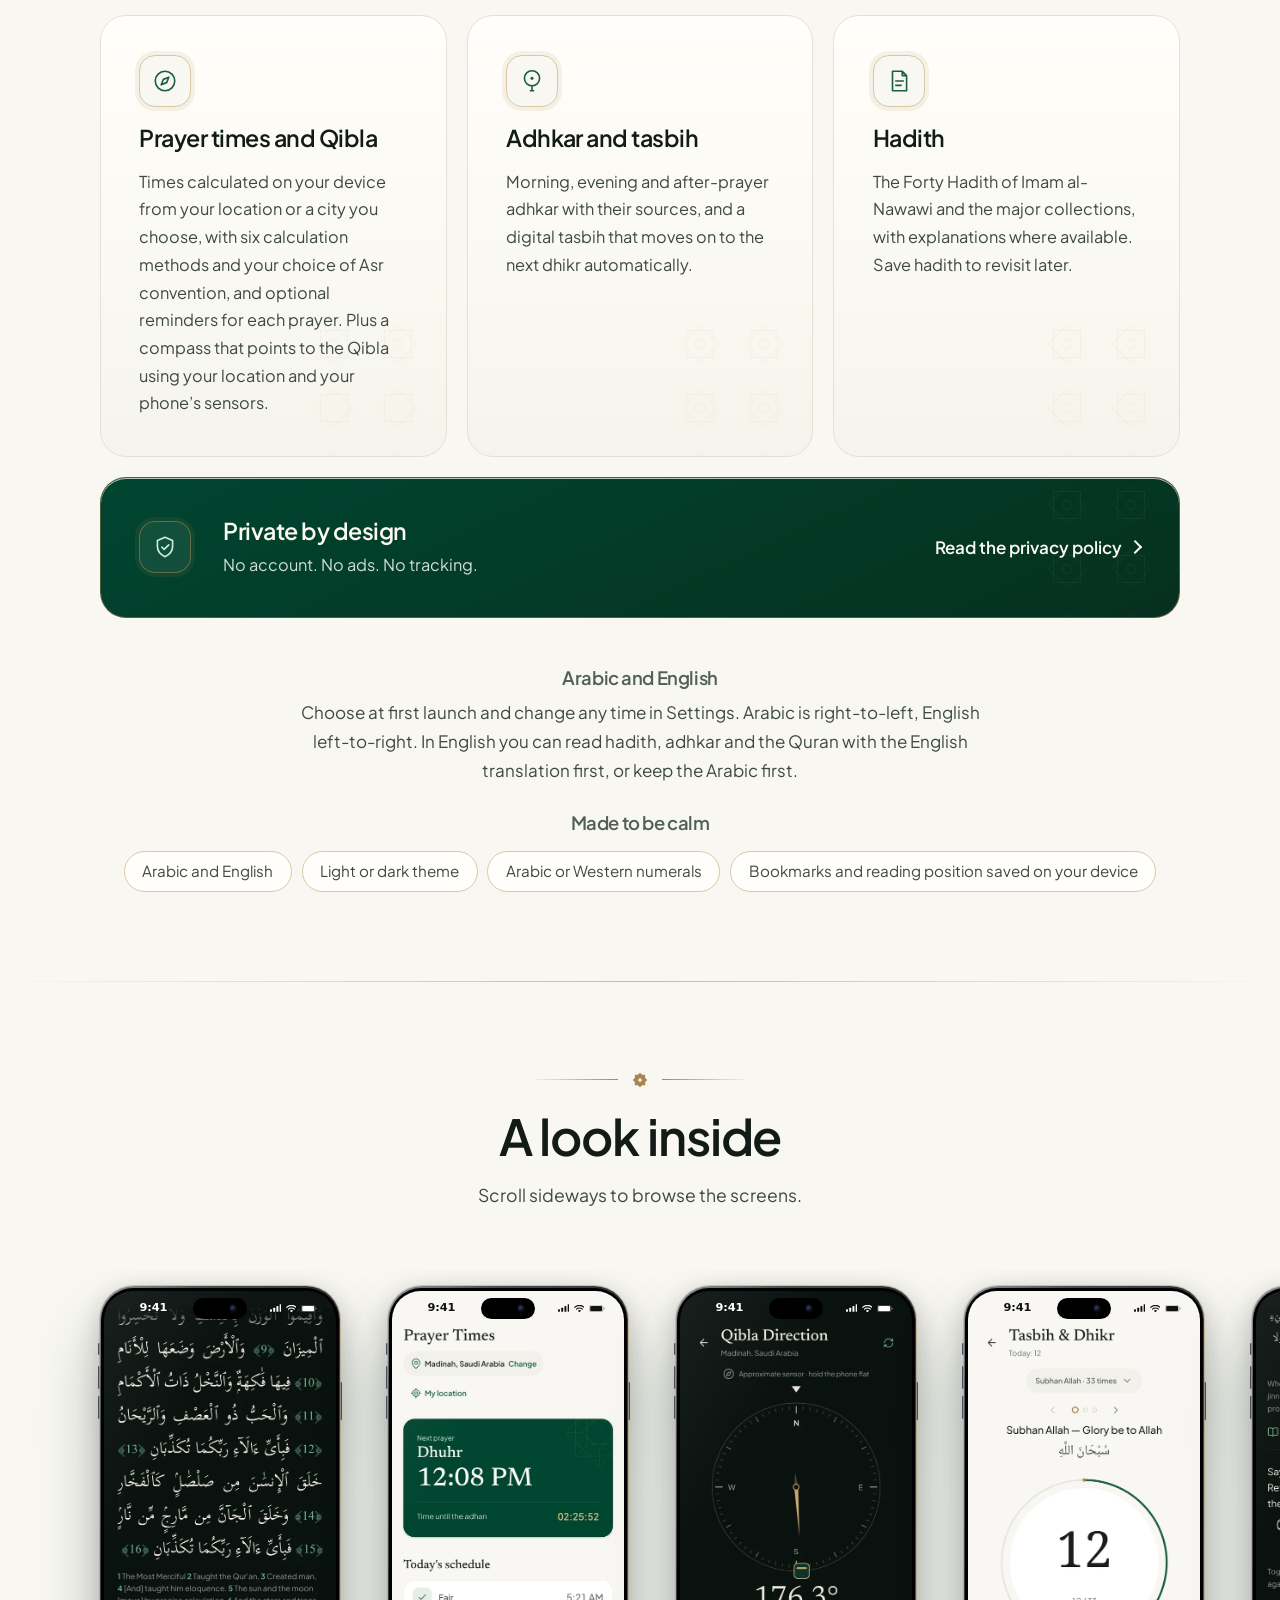
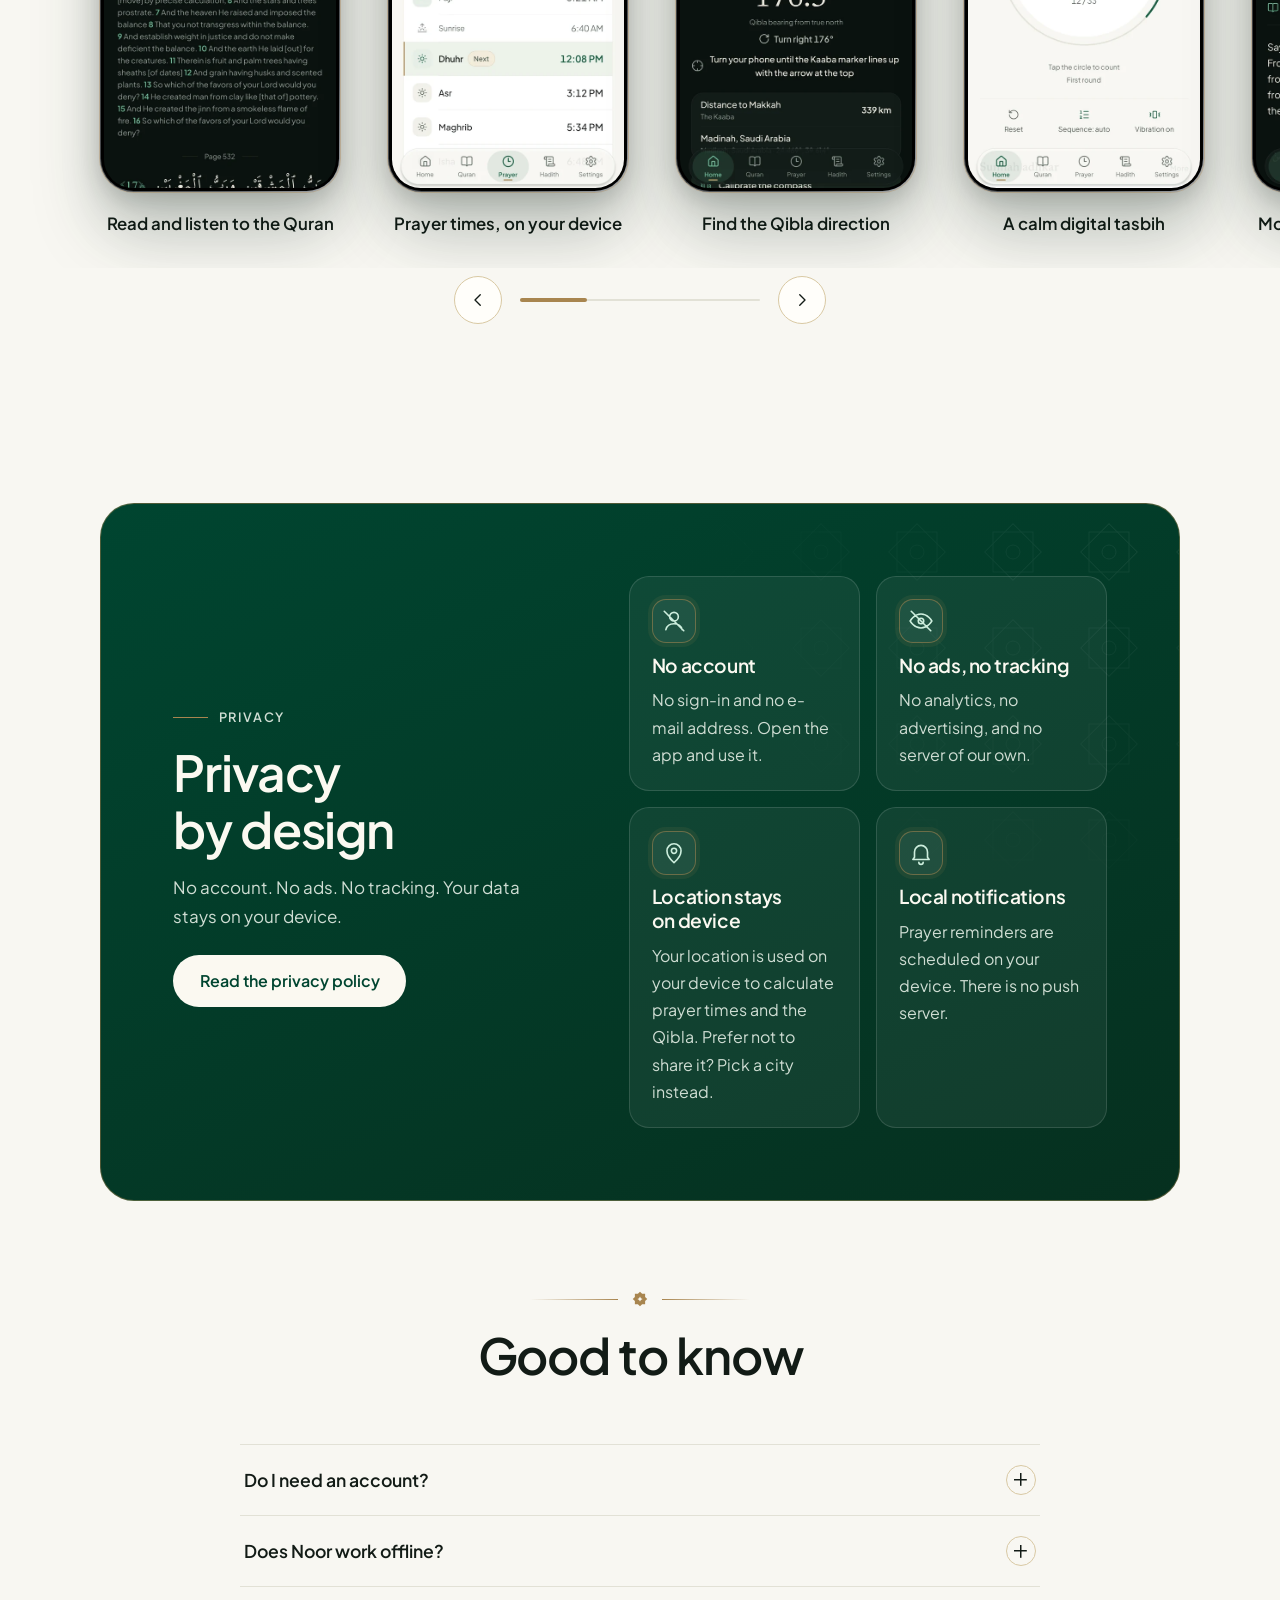
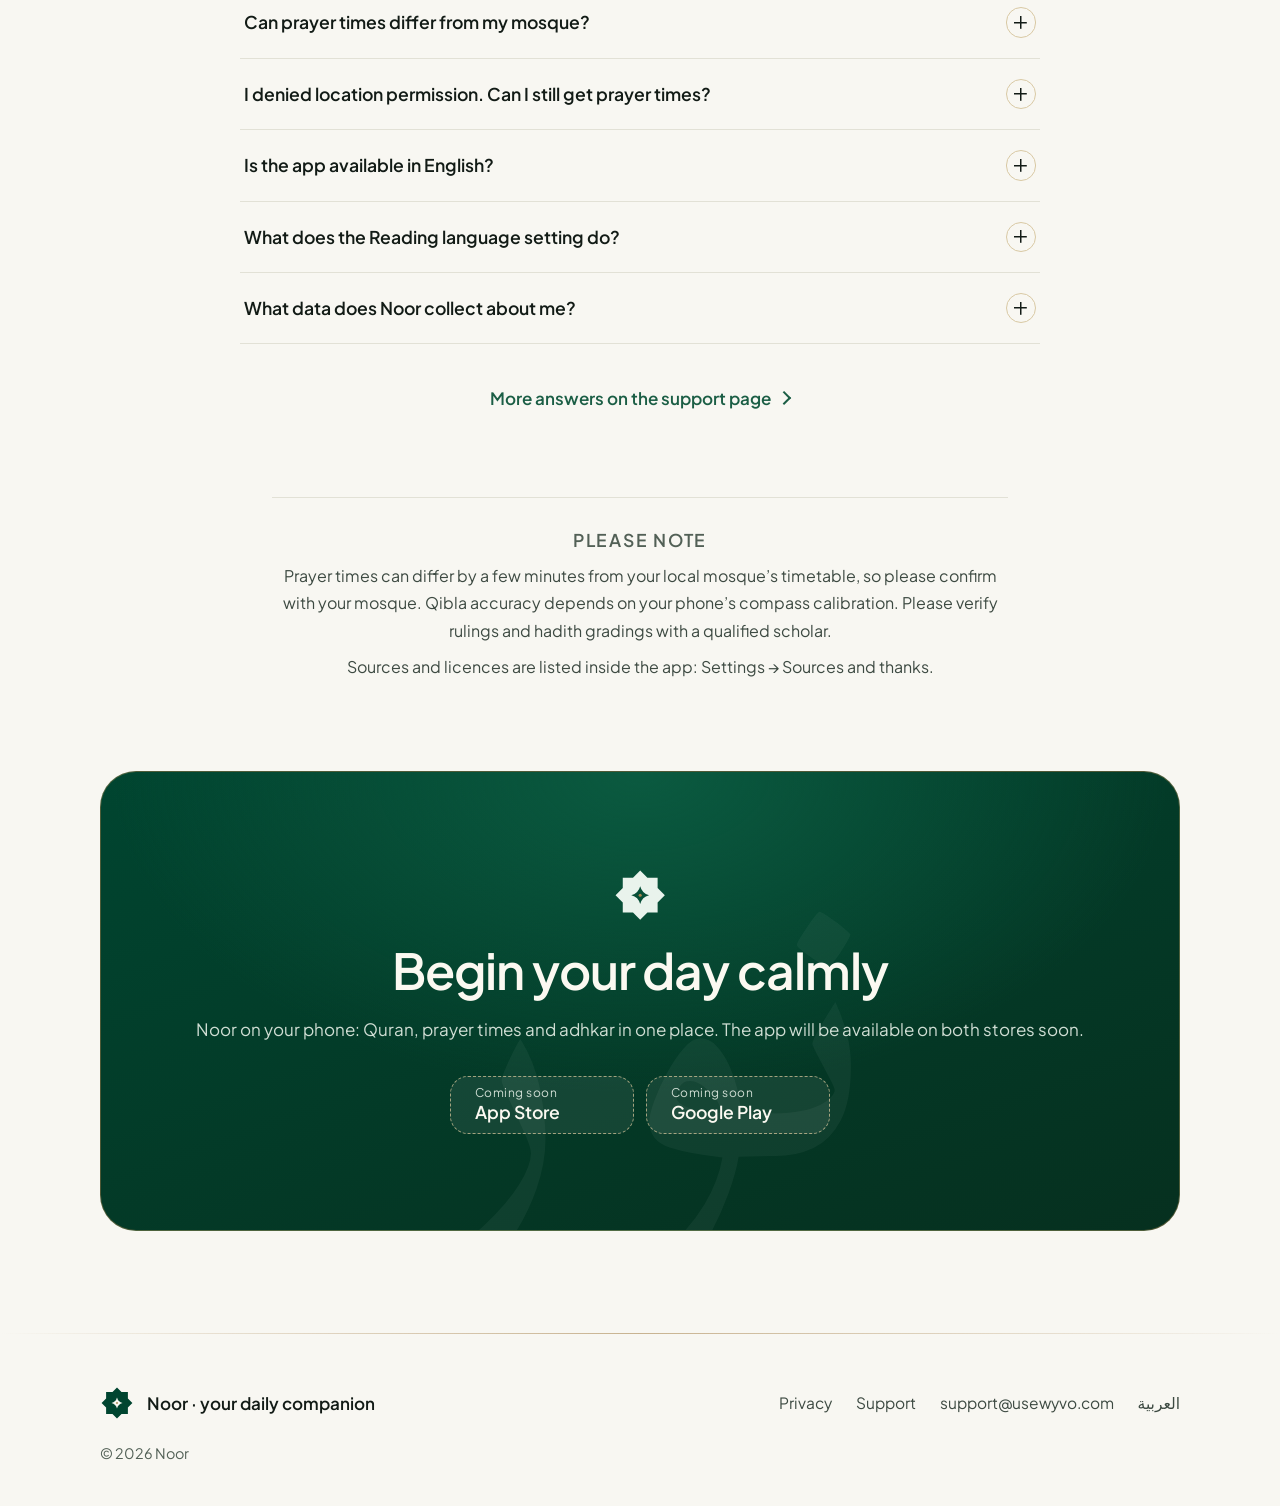
<file: en/index.html>
<!doctype html>
<html lang="en" dir="ltr">
<head>
<meta charset="utf-8">
<meta name="viewport" content="width=device-width, initial-scale=1">
<title>Noor — Islamic Companion</title>
<meta name="description" content="A calm, ad-free Islamic companion in English and Arabic: the Quran with audio, prayer times, Qibla, hadith, adhkar and tasbih. No account, and your data stays on your device.">
<meta name="color-scheme" content="light dark">
<meta name="theme-color" content="#f8f7f2" media="(prefers-color-scheme: light)">
<meta name="theme-color" content="#07100d" media="(prefers-color-scheme: dark)">
<link rel="canonical" href="https://c974.github.io/noor-site/en/">
<link rel="alternate" hreflang="ar" href="https://c974.github.io/noor-site/">
<link rel="alternate" hreflang="en" href="https://c974.github.io/noor-site/en/">
<link rel="alternate" hreflang="x-default" href="https://c974.github.io/noor-site/">
<meta property="og:type" content="website">
<meta property="og:site_name" content="Noor — Islamic Companion">
<meta property="og:title" content="Noor — Islamic Companion">
<meta property="og:description" content="A calm, ad-free Islamic companion in English and Arabic: the Quran with audio, prayer times, Qibla, hadith, adhkar and tasbih. No account, and your data stays on your device.">
<meta property="og:url" content="https://c974.github.io/noor-site/en/">
<meta property="og:locale" content="en_US">
<meta property="og:image" content="https://c974.github.io/noor-site/assets/og.png">
<meta property="og:image:width" content="1200">
<meta property="og:image:height" content="630">
<meta property="og:image:alt" content="Noor — Islamic Companion">
<meta name="twitter:card" content="summary_large_image">
<meta name="twitter:title" content="Noor — Islamic Companion">
<meta name="twitter:description" content="A calm, ad-free Islamic companion in English and Arabic: the Quran with audio, prayer times, Qibla, hadith, adhkar and tasbih. No account, and your data stays on your device.">
<meta name="twitter:image" content="https://c974.github.io/noor-site/assets/og.png">
<link rel="icon" href="../assets/favicon.svg" type="image/svg+xml">
<link rel="icon" href="../assets/favicon-48.png" sizes="48x48" type="image/png">
<link rel="apple-touch-icon" href="../assets/apple-touch-icon.png">
<link rel="preload" href="../assets/fonts/PlusJakartaSans-Regular.woff2" as="font" type="font/woff2" crossorigin>
<link rel="stylesheet" href="../assets/style.css">
</head>
<body class="index">
<a class="skip" href="#main">Skip to content</a>
<div class="atmos" aria-hidden="true"></div><div class="grain" aria-hidden="true"></div>
<header class="site-header">
<div class="bar">
<a class="brand" href="index.html" aria-label="Noor — Islamic Companion"><svg class="mark" viewBox="0 0 512 512" aria-hidden="true" focusable="false"><path fill="currentColor" fill-rule="evenodd" d="M256.00 24.00 L323.95 91.95 L420.05 91.95 L420.05 188.05 L488.00 256.00 L420.05 323.95 L420.05 420.05 L323.95 420.05 L256.00 488.00 L188.05 420.05 L91.95 420.05 L91.95 323.95 L24.00 256.00 L91.95 188.05 L91.95 91.95 L188.05 91.95Z M256.00 172.48 Q272.70 239.30 339.52 256.00 Q272.70 272.70 256.00 339.52 Q239.30 272.70 172.48 256.00 Q239.30 239.30 256.00 172.48Z"/><circle cx="256" cy="256" r="14.4" fill="var(--gold)"/></svg><span class="brand-name">Noor</span></a>
<nav aria-label="Main navigation"><a class="nav-opt" href="#features">Features</a><a class="" href="privacy.html">Privacy</a><a class="" href="support.html">Support</a></nav>
<a class="lang" href="../index.html" hreflang="ar" lang="ar" aria-label="التبديل إلى العربية">العربية</a>
</div>
</header>
<main id="main">
<section class="hero">
<div class="wrap hero-grid">
<div class="hero-copy">
<div class="lockup" aria-hidden="true"><svg class="mark" viewBox="0 0 512 512" aria-hidden="true" focusable="false"><path fill="currentColor" fill-rule="evenodd" d="M256.00 24.00 L323.95 91.95 L420.05 91.95 L420.05 188.05 L488.00 256.00 L420.05 323.95 L420.05 420.05 L323.95 420.05 L256.00 488.00 L188.05 420.05 L91.95 420.05 L91.95 323.95 L24.00 256.00 L91.95 188.05 L91.95 91.95 L188.05 91.95Z M256.00 172.48 Q272.70 239.30 339.52 256.00 Q272.70 272.70 256.00 339.52 Q239.30 272.70 172.48 256.00 Q239.30 239.30 256.00 172.48Z"/><circle cx="256" cy="256" r="14.4" fill="var(--gold)"/></svg><span class="wordmark" lang="ar" dir="rtl">نور</span></div>

<h1>Quran, prayer times and adhkar, quietly together.</h1>
<p class="lead">A calm, ad-free Islamic companion in English and Arabic. Read and hear the Quran, check prayer times, find the Qibla and keep your adhkar. No account, and your data stays on your device.</p>
<div class="cta-row"><div class="stores" role="group" aria-label="Coming soon">
<span class="btn btn-store" role="link" aria-disabled="true"><span class="btn-sub">Coming soon</span><span class="btn-main">App Store</span></span>
<span class="btn btn-store" role="link" aria-disabled="true"><span class="btn-sub">Coming soon</span><span class="btn-main">Google Play</span></span>
</div></div>
<p class="fine">The app will be available on both stores soon.</p>
<p><a class="link-arrow" href="#privacy">How we protect your privacy</a></p>
</div>
<div class="stage">
<span class="ring r1" aria-hidden="true"></span><span class="ring r2" aria-hidden="true"></span>
<div class="pw-back" aria-hidden="true"><div class="phone small"><i class="pb pb-l1"></i><i class="pb pb-l2"></i><i class="pb pb-l3"></i><i class="pb pb-r"></i><div class="pf"><div class="screen" data-ink="dark"><img src="../assets/img/app-prayer-light-en.webp" width="540" height="1171" alt="" decoding="async"><span class="island" aria-hidden="true"></span><span class="sb" aria-hidden="true"><span class="tm">9:41</span><span class="ri"><svg class="sg" viewBox="0 0 18 12"><rect x="0" y="8" width="3" height="4" rx="1"/><rect x="5" y="5.5" width="3" height="6.5" rx="1"/><rect x="10" y="3" width="3" height="9" rx="1"/><rect x="15" y="0" width="3" height="12" rx="1"/></svg><svg class="wf" viewBox="0 0 17 12"><path d="M8.5 11.6 6.1 9.2a3.4 3.4 0 0 1 4.8 0L8.5 11.6Z"/><path fill="none" stroke="currentColor" stroke-width="1.7" stroke-linecap="round" d="M3.9 6.6a6.5 6.5 0 0 1 9.2 0M1.1 3.8a10.4 10.4 0 0 1 14.8 0"/></svg><svg class="bt" viewBox="0 0 28 13"><rect x="0.5" y="0.5" width="23.5" height="12" rx="3.6" fill="none" stroke="currentColor" opacity=".4"/><rect x="2" y="2" width="20.5" height="9" rx="2.3"/><path opacity=".45" d="M25.4 4.4v4.2c.9-.3 1.6-1.1 1.6-2.1s-.7-1.8-1.6-2.1Z"/></svg></span></span></div></div></div></div>
<div class="pw-front"><div class="phone"><i class="pb pb-l1"></i><i class="pb pb-l2"></i><i class="pb pb-l3"></i><i class="pb pb-r"></i><div class="pf"><div class="screen" data-ink="light"><img src="../assets/img/app-reader-dark-en.webp" width="540" height="1171" alt="The reader in the dark theme: a Quran page in Uthmani script with a recitation bar." fetchpriority="high" decoding="async"><span class="island" aria-hidden="true"></span><span class="sb" aria-hidden="true"><span class="tm">9:41</span><span class="ri"><svg class="sg" viewBox="0 0 18 12"><rect x="0" y="8" width="3" height="4" rx="1"/><rect x="5" y="5.5" width="3" height="6.5" rx="1"/><rect x="10" y="3" width="3" height="9" rx="1"/><rect x="15" y="0" width="3" height="12" rx="1"/></svg><svg class="wf" viewBox="0 0 17 12"><path d="M8.5 11.6 6.1 9.2a3.4 3.4 0 0 1 4.8 0L8.5 11.6Z"/><path fill="none" stroke="currentColor" stroke-width="1.7" stroke-linecap="round" d="M3.9 6.6a6.5 6.5 0 0 1 9.2 0M1.1 3.8a10.4 10.4 0 0 1 14.8 0"/></svg><svg class="bt" viewBox="0 0 28 13"><rect x="0.5" y="0.5" width="23.5" height="12" rx="3.6" fill="none" stroke="currentColor" opacity=".4"/><rect x="2" y="2" width="20.5" height="9" rx="2.3"/><path opacity=".45" d="M25.4 4.4v4.2c.9-.3 1.6-1.1 1.6-2.1s-.7-1.8-1.6-2.1Z"/></svg></span></span></div></div></div></div>
</div>
</div>
</section>
<section id="features" class="section">
<div class="wrap">
<div class="section-head rv"><span class="orn" aria-hidden="true"><svg viewBox="0 0 512 512" focusable="false"><path fill="currentColor" fill-rule="evenodd" d="M256.00 24.00 L323.95 91.95 L420.05 91.95 L420.05 188.05 L488.00 256.00 L420.05 323.95 L420.05 420.05 L323.95 420.05 L256.00 488.00 L188.05 420.05 L91.95 420.05 L91.95 323.95 L24.00 256.00 L91.95 188.05 L91.95 91.95 L188.05 91.95Z M256.00 172.48 Q272.70 239.30 339.52 256.00 Q272.70 272.70 256.00 339.52 Q239.30 272.70 172.48 256.00 Q239.30 239.30 256.00 172.48Z"/></svg></span><h2>What is in Noor</h2><p>Everything for your day, in one uncluttered app.</p></div>
<ul class="bento">
<li class="tile t-reader rv"><span class="tile-ico"><svg class="ico" viewBox="0 0 24 24" aria-hidden="true" focusable="false"><path d="M12 6.5C10 5 7 4.5 4 5v12c3-.5 6 0 8 1.5 2-1.5 5-2 8-1.5V5c-3-.5-6 0-8 1.5zM12 6.5v12"/></svg></span><h3>Quran</h3><p>Read the Uthmani text of all 114 surahs as a full page or verse by verse, with tafseer and the Sahih International translation, and search verses.</p></li>
<li class="tile t-audio rv"><span class="tile-ico"><svg class="ico" viewBox="0 0 24 24" aria-hidden="true" focusable="false"><path d="M4 15v-3a8 8 0 0 1 16 0v3M4 15h3v5H5.5A1.5 1.5 0 0 1 4 18.5V15zM20 15h-3v5h1.5a1.5 1.5 0 0 0 1.5-1.5V15z"/></svg></span><h3>Listen, and go offline</h3><p>Listen verse by verse with the reciter you choose. Download the Quran text, tafseer and recitations you want, then read and listen without a connection.</p></li>
<li class="tile t-prayer rv"><span class="tile-ico"><svg class="ico" viewBox="0 0 24 24" aria-hidden="true" focusable="false"><path d="M12 3a9 9 0 1 0 0 18 9 9 0 0 0 0-18zM15.5 8.5l-2 5-5 2 2-5z"/></svg></span><h3>Prayer times and Qibla</h3><p>Times calculated on your device from your location or a city you choose, with six calculation methods and your choice of Asr convention, and optional reminders for each prayer. Plus a compass that points to the Qibla using your location and your phone’s sensors.</p></li>
<li class="tile t-tasbih rv"><span class="tile-ico"><svg class="ico" viewBox="0 0 24 24" aria-hidden="true" focusable="false"><path d="M12 2.5a7 7 0 1 0 0 14 7 7 0 0 0 0-14zM12 16.5V21M10.5 21h3"/><circle cx="12" cy="9.5" r="1.4" fill="currentColor" stroke="none"/></svg></span><h3>Adhkar and tasbih</h3><p>Morning, evening and after-prayer adhkar with their sources, and a digital tasbih that moves on to the next dhikr automatically.</p></li>
<li class="tile t-hadith rv"><span class="tile-ico"><svg class="ico" viewBox="0 0 24 24" aria-hidden="true" focusable="false"><path d="M6 3h9l4 4v14H6zM15 3v4h4M9 12h7M9 16h5"/></svg></span><h3>Hadith</h3><p>The Forty Hadith of Imam al-Nawawi and the major collections, with explanations where available. Save hadith to revisit later.</p></li>
<li class="tile deep t-priv rv"><span class="tile-ico"><svg class="ico" viewBox="0 0 24 24" aria-hidden="true" focusable="false"><path d="M12 3l7 3v5.5c0 4.5-3 7.5-7 9.5-4-2-7-5-7-9.5V6zM9 12l2.2 2.2L15.5 10"/></svg></span><div class="tile-body"><h3>Private by design</h3><p>No account. No ads. No tracking.</p></div><a class="link-arrow" href="#privacy">Read the privacy policy</a></li>
</ul>
<div class="calm rv"><h3>Arabic and English</h3><p style="max-width:44rem;margin:.6rem auto 1.6rem;color:var(--text2)">Choose at first launch and change any time in Settings. Arabic is right-to-left, English left-to-right. In English you can read hadith, adhkar and the Quran with the English translation first, or keep the Arabic first.</p><h3>Made to be calm</h3><ul class="chips"><li>Arabic and English</li><li>Light or dark theme</li><li>Arabic or Western numerals</li><li>Bookmarks and reading position saved on your device</li></ul></div>
</div>
</section>
<hr class="hair">
<section class="section showcase" aria-labelledby="shots-h">
<div class="wrap"><div class="section-head rv"><span class="orn" aria-hidden="true"><svg viewBox="0 0 512 512" focusable="false"><path fill="currentColor" fill-rule="evenodd" d="M256.00 24.00 L323.95 91.95 L420.05 91.95 L420.05 188.05 L488.00 256.00 L420.05 323.95 L420.05 420.05 L323.95 420.05 L256.00 488.00 L188.05 420.05 L91.95 420.05 L91.95 323.95 L24.00 256.00 L91.95 188.05 L91.95 91.95 L188.05 91.95Z M256.00 172.48 Q272.70 239.30 339.52 256.00 Q272.70 272.70 256.00 339.52 Q239.30 272.70 172.48 256.00 Q239.30 239.30 256.00 172.48Z"/></svg></span><h2 id="shots-h">A look inside</h2><p>Scroll sideways to browse the screens.</p></div></div>
<ul class="strip" tabindex="0" role="list" aria-label="A look inside">
<li><figure><div class="phone small"><i class="pb pb-l1"></i><i class="pb pb-l2"></i><i class="pb pb-l3"></i><i class="pb pb-r"></i><div class="pf"><div class="screen" data-ink="light"><img src="../assets/img/app-reader-dark-en.webp" width="540" height="1171" alt="The reader in the dark theme: a Quran page in Uthmani script with a recitation bar." loading="lazy" decoding="async"><span class="island" aria-hidden="true"></span><span class="sb" aria-hidden="true"><span class="tm">9:41</span><span class="ri"><svg class="sg" viewBox="0 0 18 12"><rect x="0" y="8" width="3" height="4" rx="1"/><rect x="5" y="5.5" width="3" height="6.5" rx="1"/><rect x="10" y="3" width="3" height="9" rx="1"/><rect x="15" y="0" width="3" height="12" rx="1"/></svg><svg class="wf" viewBox="0 0 17 12"><path d="M8.5 11.6 6.1 9.2a3.4 3.4 0 0 1 4.8 0L8.5 11.6Z"/><path fill="none" stroke="currentColor" stroke-width="1.7" stroke-linecap="round" d="M3.9 6.6a6.5 6.5 0 0 1 9.2 0M1.1 3.8a10.4 10.4 0 0 1 14.8 0"/></svg><svg class="bt" viewBox="0 0 28 13"><rect x="0.5" y="0.5" width="23.5" height="12" rx="3.6" fill="none" stroke="currentColor" opacity=".4"/><rect x="2" y="2" width="20.5" height="9" rx="2.3"/><path opacity=".45" d="M25.4 4.4v4.2c.9-.3 1.6-1.1 1.6-2.1s-.7-1.8-1.6-2.1Z"/></svg></span></span></div></div></div><figcaption class="slide-cap"><strong>Read and listen to the Quran</strong></figcaption></figure></li>
<li><figure><div class="phone small"><i class="pb pb-l1"></i><i class="pb pb-l2"></i><i class="pb pb-l3"></i><i class="pb pb-r"></i><div class="pf"><div class="screen" data-ink="dark"><img src="../assets/img/app-prayer-light-en.webp" width="540" height="1171" alt="Prayer times in the light theme: the Hijri calendar and a deep green card for the next prayer." loading="lazy" decoding="async"><span class="island" aria-hidden="true"></span><span class="sb" aria-hidden="true"><span class="tm">9:41</span><span class="ri"><svg class="sg" viewBox="0 0 18 12"><rect x="0" y="8" width="3" height="4" rx="1"/><rect x="5" y="5.5" width="3" height="6.5" rx="1"/><rect x="10" y="3" width="3" height="9" rx="1"/><rect x="15" y="0" width="3" height="12" rx="1"/></svg><svg class="wf" viewBox="0 0 17 12"><path d="M8.5 11.6 6.1 9.2a3.4 3.4 0 0 1 4.8 0L8.5 11.6Z"/><path fill="none" stroke="currentColor" stroke-width="1.7" stroke-linecap="round" d="M3.9 6.6a6.5 6.5 0 0 1 9.2 0M1.1 3.8a10.4 10.4 0 0 1 14.8 0"/></svg><svg class="bt" viewBox="0 0 28 13"><rect x="0.5" y="0.5" width="23.5" height="12" rx="3.6" fill="none" stroke="currentColor" opacity=".4"/><rect x="2" y="2" width="20.5" height="9" rx="2.3"/><path opacity=".45" d="M25.4 4.4v4.2c.9-.3 1.6-1.1 1.6-2.1s-.7-1.8-1.6-2.1Z"/></svg></span></span></div></div></div><figcaption class="slide-cap"><strong>Prayer times, on your device</strong></figcaption></figure></li>
<li><figure><div class="phone small"><i class="pb pb-l1"></i><i class="pb pb-l2"></i><i class="pb pb-l3"></i><i class="pb pb-r"></i><div class="pf"><div class="screen" data-ink="light"><img src="../assets/img/app-qibla-dark-en.webp" width="540" height="1171" alt="The Qibla compass with the bearing in degrees." loading="lazy" decoding="async"><span class="island" aria-hidden="true"></span><span class="sb" aria-hidden="true"><span class="tm">9:41</span><span class="ri"><svg class="sg" viewBox="0 0 18 12"><rect x="0" y="8" width="3" height="4" rx="1"/><rect x="5" y="5.5" width="3" height="6.5" rx="1"/><rect x="10" y="3" width="3" height="9" rx="1"/><rect x="15" y="0" width="3" height="12" rx="1"/></svg><svg class="wf" viewBox="0 0 17 12"><path d="M8.5 11.6 6.1 9.2a3.4 3.4 0 0 1 4.8 0L8.5 11.6Z"/><path fill="none" stroke="currentColor" stroke-width="1.7" stroke-linecap="round" d="M3.9 6.6a6.5 6.5 0 0 1 9.2 0M1.1 3.8a10.4 10.4 0 0 1 14.8 0"/></svg><svg class="bt" viewBox="0 0 28 13"><rect x="0.5" y="0.5" width="23.5" height="12" rx="3.6" fill="none" stroke="currentColor" opacity=".4"/><rect x="2" y="2" width="20.5" height="9" rx="2.3"/><path opacity=".45" d="M25.4 4.4v4.2c.9-.3 1.6-1.1 1.6-2.1s-.7-1.8-1.6-2.1Z"/></svg></span></span></div></div></div><figcaption class="slide-cap"><strong>Find the Qibla direction</strong></figcaption></figure></li>
<li><figure><div class="phone small"><i class="pb pb-l1"></i><i class="pb pb-l2"></i><i class="pb pb-l3"></i><i class="pb pb-r"></i><div class="pf"><div class="screen" data-ink="dark"><img src="../assets/img/app-tasbih-light-en.webp" width="540" height="1171" alt="The digital tasbih: a green counter circle with the phrase Subhan Allah." loading="lazy" decoding="async"><span class="island" aria-hidden="true"></span><span class="sb" aria-hidden="true"><span class="tm">9:41</span><span class="ri"><svg class="sg" viewBox="0 0 18 12"><rect x="0" y="8" width="3" height="4" rx="1"/><rect x="5" y="5.5" width="3" height="6.5" rx="1"/><rect x="10" y="3" width="3" height="9" rx="1"/><rect x="15" y="0" width="3" height="12" rx="1"/></svg><svg class="wf" viewBox="0 0 17 12"><path d="M8.5 11.6 6.1 9.2a3.4 3.4 0 0 1 4.8 0L8.5 11.6Z"/><path fill="none" stroke="currentColor" stroke-width="1.7" stroke-linecap="round" d="M3.9 6.6a6.5 6.5 0 0 1 9.2 0M1.1 3.8a10.4 10.4 0 0 1 14.8 0"/></svg><svg class="bt" viewBox="0 0 28 13"><rect x="0.5" y="0.5" width="23.5" height="12" rx="3.6" fill="none" stroke="currentColor" opacity=".4"/><rect x="2" y="2" width="20.5" height="9" rx="2.3"/><path opacity=".45" d="M25.4 4.4v4.2c.9-.3 1.6-1.1 1.6-2.1s-.7-1.8-1.6-2.1Z"/></svg></span></span></div></div></div><figcaption class="slide-cap"><strong>A calm digital tasbih</strong></figcaption></figure></li>
<li><figure><div class="phone small"><i class="pb pb-l1"></i><i class="pb pb-l2"></i><i class="pb pb-l3"></i><i class="pb pb-r"></i><div class="pf"><div class="screen" data-ink="light"><img src="../assets/img/app-adhkar-dark-en.webp" width="540" height="1171" alt="The adhkar screen with morning, evening and after-prayer tabs." loading="lazy" decoding="async"><span class="island" aria-hidden="true"></span><span class="sb" aria-hidden="true"><span class="tm">9:41</span><span class="ri"><svg class="sg" viewBox="0 0 18 12"><rect x="0" y="8" width="3" height="4" rx="1"/><rect x="5" y="5.5" width="3" height="6.5" rx="1"/><rect x="10" y="3" width="3" height="9" rx="1"/><rect x="15" y="0" width="3" height="12" rx="1"/></svg><svg class="wf" viewBox="0 0 17 12"><path d="M8.5 11.6 6.1 9.2a3.4 3.4 0 0 1 4.8 0L8.5 11.6Z"/><path fill="none" stroke="currentColor" stroke-width="1.7" stroke-linecap="round" d="M3.9 6.6a6.5 6.5 0 0 1 9.2 0M1.1 3.8a10.4 10.4 0 0 1 14.8 0"/></svg><svg class="bt" viewBox="0 0 28 13"><rect x="0.5" y="0.5" width="23.5" height="12" rx="3.6" fill="none" stroke="currentColor" opacity=".4"/><rect x="2" y="2" width="20.5" height="9" rx="2.3"/><path opacity=".45" d="M25.4 4.4v4.2c.9-.3 1.6-1.1 1.6-2.1s-.7-1.8-1.6-2.1Z"/></svg></span></span></div></div></div><figcaption class="slide-cap"><strong>Morning and evening adhkar</strong></figcaption></figure></li>
<li><figure><div class="phone small"><i class="pb pb-l1"></i><i class="pb pb-l2"></i><i class="pb pb-l3"></i><i class="pb pb-r"></i><div class="pf"><div class="screen" data-ink="dark"><img src="../assets/img/app-more-light-en.webp" width="540" height="1171" alt="The More screen in the light theme with the appearance choices: system, light or dark." loading="lazy" decoding="async"><span class="island" aria-hidden="true"></span><span class="sb" aria-hidden="true"><span class="tm">9:41</span><span class="ri"><svg class="sg" viewBox="0 0 18 12"><rect x="0" y="8" width="3" height="4" rx="1"/><rect x="5" y="5.5" width="3" height="6.5" rx="1"/><rect x="10" y="3" width="3" height="9" rx="1"/><rect x="15" y="0" width="3" height="12" rx="1"/></svg><svg class="wf" viewBox="0 0 17 12"><path d="M8.5 11.6 6.1 9.2a3.4 3.4 0 0 1 4.8 0L8.5 11.6Z"/><path fill="none" stroke="currentColor" stroke-width="1.7" stroke-linecap="round" d="M3.9 6.6a6.5 6.5 0 0 1 9.2 0M1.1 3.8a10.4 10.4 0 0 1 14.8 0"/></svg><svg class="bt" viewBox="0 0 28 13"><rect x="0.5" y="0.5" width="23.5" height="12" rx="3.6" fill="none" stroke="currentColor" opacity=".4"/><rect x="2" y="2" width="20.5" height="9" rx="2.3"/><path opacity=".45" d="M25.4 4.4v4.2c.9-.3 1.6-1.1 1.6-2.1s-.7-1.8-1.6-2.1Z"/></svg></span></span></div></div></div><figcaption class="slide-cap"><strong>Light or dark, as you prefer</strong></figcaption></figure></li>
</ul>
<div class="strip-ctl"><button class="cbtn" type="button" data-dir="-1" aria-label="Previous screen"><svg viewBox="0 0 24 24" aria-hidden="true"><path d="M15 5l-7 7 7 7"/></svg></button><span class="progress" aria-hidden="true"></span><button class="cbtn" type="button" data-dir="1" aria-label="Next screen"><svg viewBox="0 0 24 24" aria-hidden="true"><path d="M9 5l7 7-7 7"/></svg></button></div>
</section>
<section id="privacy" class="section">
<div class="wrap">
<div class="panel rv">
<div class="panel-grid">
<div><p class="eyebrow">Privacy</p><h2>Privacy by design</h2><p>No account. No ads. No tracking. Your data stays on your device.</p><a class="btn btn-light" href="privacy.html">Read the privacy policy</a></div>
<ul class="points">
<li><span class="tile-ico"><svg class="ico" viewBox="0 0 24 24" aria-hidden="true" focusable="false"><path d="M12 12a4 4 0 1 0 0-8 4 4 0 0 0 0 8zM4.5 20c.8-3.5 3.8-5.5 7.5-5.5s6.7 2 7.5 5.5M3 3l18 18"/></svg></span><h3>No account</h3><p>No sign-in and no e-mail address. Open the app and use it.</p></li>
<li><span class="tile-ico"><svg class="ico" viewBox="0 0 24 24" aria-hidden="true" focusable="false"><path d="M2 12s3.5-6.5 10-6.5S22 12 22 12s-3.5 6.5-10 6.5S2 12 2 12zM12 9.5a2.5 2.5 0 1 0 0 5 2.5 2.5 0 0 0 0-5zM3 3l18 18"/></svg></span><h3>No ads, no tracking</h3><p>No analytics, no advertising, and no server of our own.</p></li>
<li><span class="tile-ico"><svg class="ico" viewBox="0 0 24 24" aria-hidden="true" focusable="false"><path d="M12 21s-6.5-5.6-6.5-11a6.5 6.5 0 0 1 13 0c0 5.4-6.5 11-6.5 11zM12 7.6a2.4 2.4 0 1 0 0 4.8 2.4 2.4 0 0 0 0-4.8z"/></svg></span><h3>Location stays on device</h3><p>Your location is used on your device to calculate prayer times and the Qibla. Prefer not to share it? Pick a city instead.</p></li>
<li><span class="tile-ico"><svg class="ico" viewBox="0 0 24 24" aria-hidden="true" focusable="false"><path d="M6 16v-5a6 6 0 0 1 12 0v5l1.5 2h-15zM10 20.5a2 2 0 0 0 4 0"/></svg></span><h3>Local notifications</h3><p>Prayer reminders are scheduled on your device. There is no push server.</p></li>
</ul>
</div>
</div>
</div>
</section>
<section id="faq" class="section" style="padding-top:0">
<div class="wrap">
<div class="section-head rv"><span class="orn" aria-hidden="true"><svg viewBox="0 0 512 512" focusable="false"><path fill="currentColor" fill-rule="evenodd" d="M256.00 24.00 L323.95 91.95 L420.05 91.95 L420.05 188.05 L488.00 256.00 L420.05 323.95 L420.05 420.05 L323.95 420.05 L256.00 488.00 L188.05 420.05 L91.95 420.05 L91.95 323.95 L24.00 256.00 L91.95 188.05 L91.95 91.95 L188.05 91.95Z M256.00 172.48 Q272.70 239.30 339.52 256.00 Q272.70 272.70 256.00 339.52 Q239.30 272.70 172.48 256.00 Q239.30 239.30 256.00 172.48Z"/></svg></span><h2>Good to know</h2></div>
<div class="faq rv">
<details><summary>Do I need an account?</summary><div class="ans"><p>No. Noor has no accounts and no sign-in. Open it and use it.</p></div></details>
<details><summary>Does Noor work offline?</summary><div class="ans"><p>Partly. Quran text, tafseer and recitations are fetched from public services the first time you use them. From Settings → Offline content you can download them and then read and listen without a connection. Prayer times, the Qibla compass, the tasbih and your bookmarks work without internet.</p></div></details>
<details><summary>Can prayer times differ from my mosque?</summary><div class="ans"><p>Times are calculated on your device from your location and the date, and you can choose the calculation method and Asr convention. They can differ by a few minutes from your local mosque’s timetable, so please confirm with your mosque.</p></div></details>
<details><summary>I denied location permission. Can I still get prayer times?</summary><div class="ans"><p>Yes. In Prayer, choose a city from the list or search for one. Noor then calculates the times for it without needing location permission.</p></div></details>
<details><summary>Is the app available in English?</summary><div class="ans"><p>Yes. Noor is available in Arabic and English: choose at first launch and change it any time in Settings → Language. Arabic is right-to-left and English is left-to-right.</p></div></details>
<details><summary>What does the Reading language setting do?</summary><div class="ans"><p>In English you can read hadith, adhkar and the Quran with the English translation first and the Arabic beneath, or keep the Arabic first with the English translation below it. Translations are shown only where one exists.</p></div></details>
<details><summary>What data does Noor collect about me?</summary><div class="ans"><p>The developer does not receive, store or sell your personal data. There are no accounts, no ads and no analytics, and your bookmarks and settings stay on your device. The full details are in the privacy policy.</p></div></details>
</div>
<p class="faq-more"><a class="link-arrow" href="support.html">More answers on the support page</a></p>
<div class="note rv">
<h2>Please note</h2>
<p>Prayer times can differ by a few minutes from your local mosque’s timetable, so please confirm with your mosque. Qibla accuracy depends on your phone’s compass calibration. Please verify rulings and hadith gradings with a qualified scholar.</p>
<p class="fine">Sources and licences are listed inside the app: Settings → Sources and thanks.</p>
</div>
</div>
</section>
<section class="wrap" aria-labelledby="cta-h">
<div class="cta-band rv">
<svg class="mark" viewBox="0 0 512 512" aria-hidden="true" focusable="false"><path fill="currentColor" fill-rule="evenodd" d="M256.00 24.00 L323.95 91.95 L420.05 91.95 L420.05 188.05 L488.00 256.00 L420.05 323.95 L420.05 420.05 L323.95 420.05 L256.00 488.00 L188.05 420.05 L91.95 420.05 L91.95 323.95 L24.00 256.00 L91.95 188.05 L91.95 91.95 L188.05 91.95Z M256.00 172.48 Q272.70 239.30 339.52 256.00 Q272.70 272.70 256.00 339.52 Q239.30 272.70 172.48 256.00 Q239.30 239.30 256.00 172.48Z"/><circle cx="256" cy="256" r="14.4" fill="var(--gold)"/></svg>
<h2 id="cta-h">Begin your day calmly</h2>
<p>Noor on your phone: Quran, prayer times and adhkar in one place. The app will be available on both stores soon.</p>
<div class="stores" role="group" aria-label="Coming soon">
<span class="btn btn-store" role="link" aria-disabled="true"><span class="btn-sub">Coming soon</span><span class="btn-main">App Store</span></span>
<span class="btn btn-store" role="link" aria-disabled="true"><span class="btn-sub">Coming soon</span><span class="btn-main">Google Play</span></span>
</div>
</div>
</section>
</main>
<footer class="site-footer">
<div class="wrap">
<div class="foot-top">
<p class="foot-brand"><svg class="mark" viewBox="0 0 512 512" aria-hidden="true" focusable="false"><path fill="currentColor" fill-rule="evenodd" d="M256.00 24.00 L323.95 91.95 L420.05 91.95 L420.05 188.05 L488.00 256.00 L420.05 323.95 L420.05 420.05 L323.95 420.05 L256.00 488.00 L188.05 420.05 L91.95 420.05 L91.95 323.95 L24.00 256.00 L91.95 188.05 L91.95 91.95 L188.05 91.95Z M256.00 172.48 Q272.70 239.30 339.52 256.00 Q272.70 272.70 256.00 339.52 Q239.30 272.70 172.48 256.00 Q239.30 239.30 256.00 172.48Z"/><circle cx="256" cy="256" r="14.4" fill="var(--gold)"/></svg><span>Noor · your daily companion</span></p>
<ul class="foot-links">
<li><a href="privacy.html">Privacy</a></li>
<li><a href="support.html">Support</a></li>
<li><a href="mailto:support@usewyvo.com"><bdi>support@usewyvo.com</bdi></a></li>
<li><a href="../index.html" hreflang="ar" lang="ar" aria-label="التبديل إلى العربية">العربية</a></li>
</ul>
</div>

<p class="fine"><bdi dir="ltr">© 2026 Noor</bdi></p>
</div>
</footer>
<script src="../assets/site.js" defer></script>
</body>
</html>
</file>
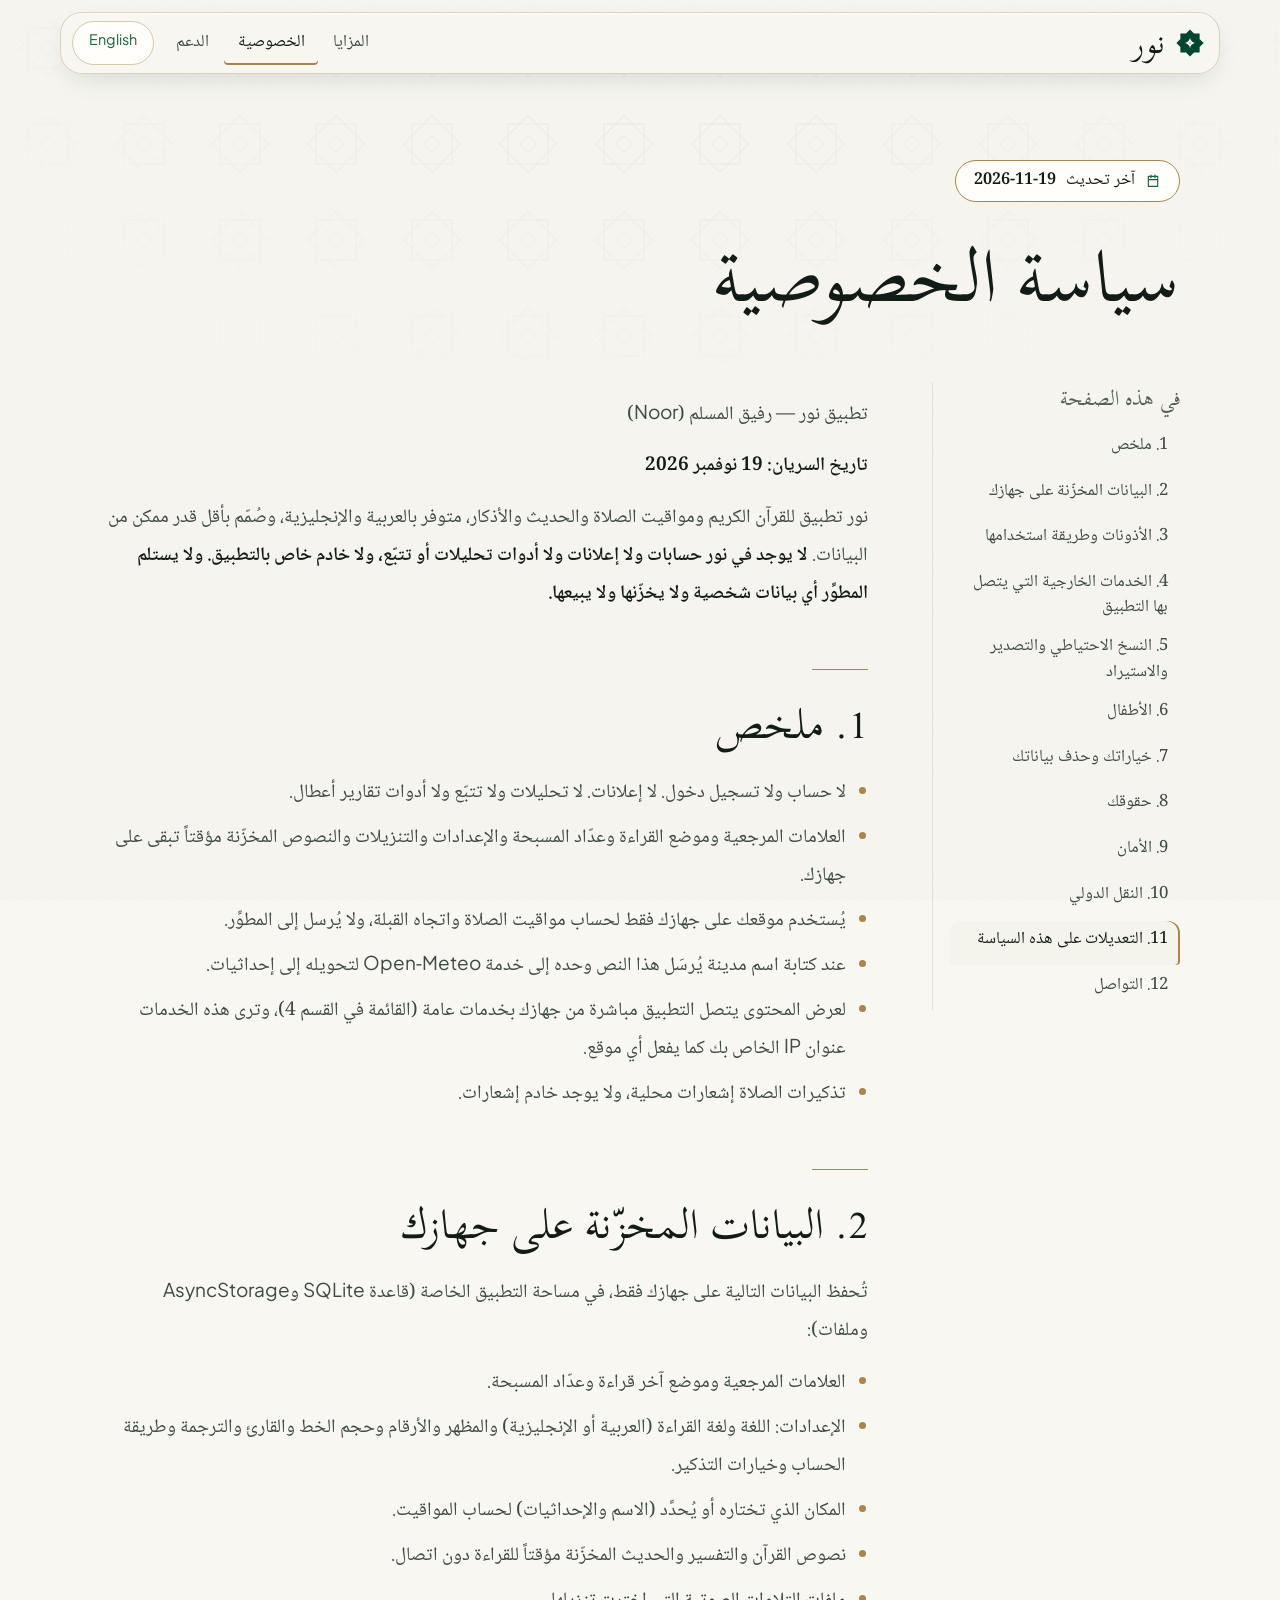
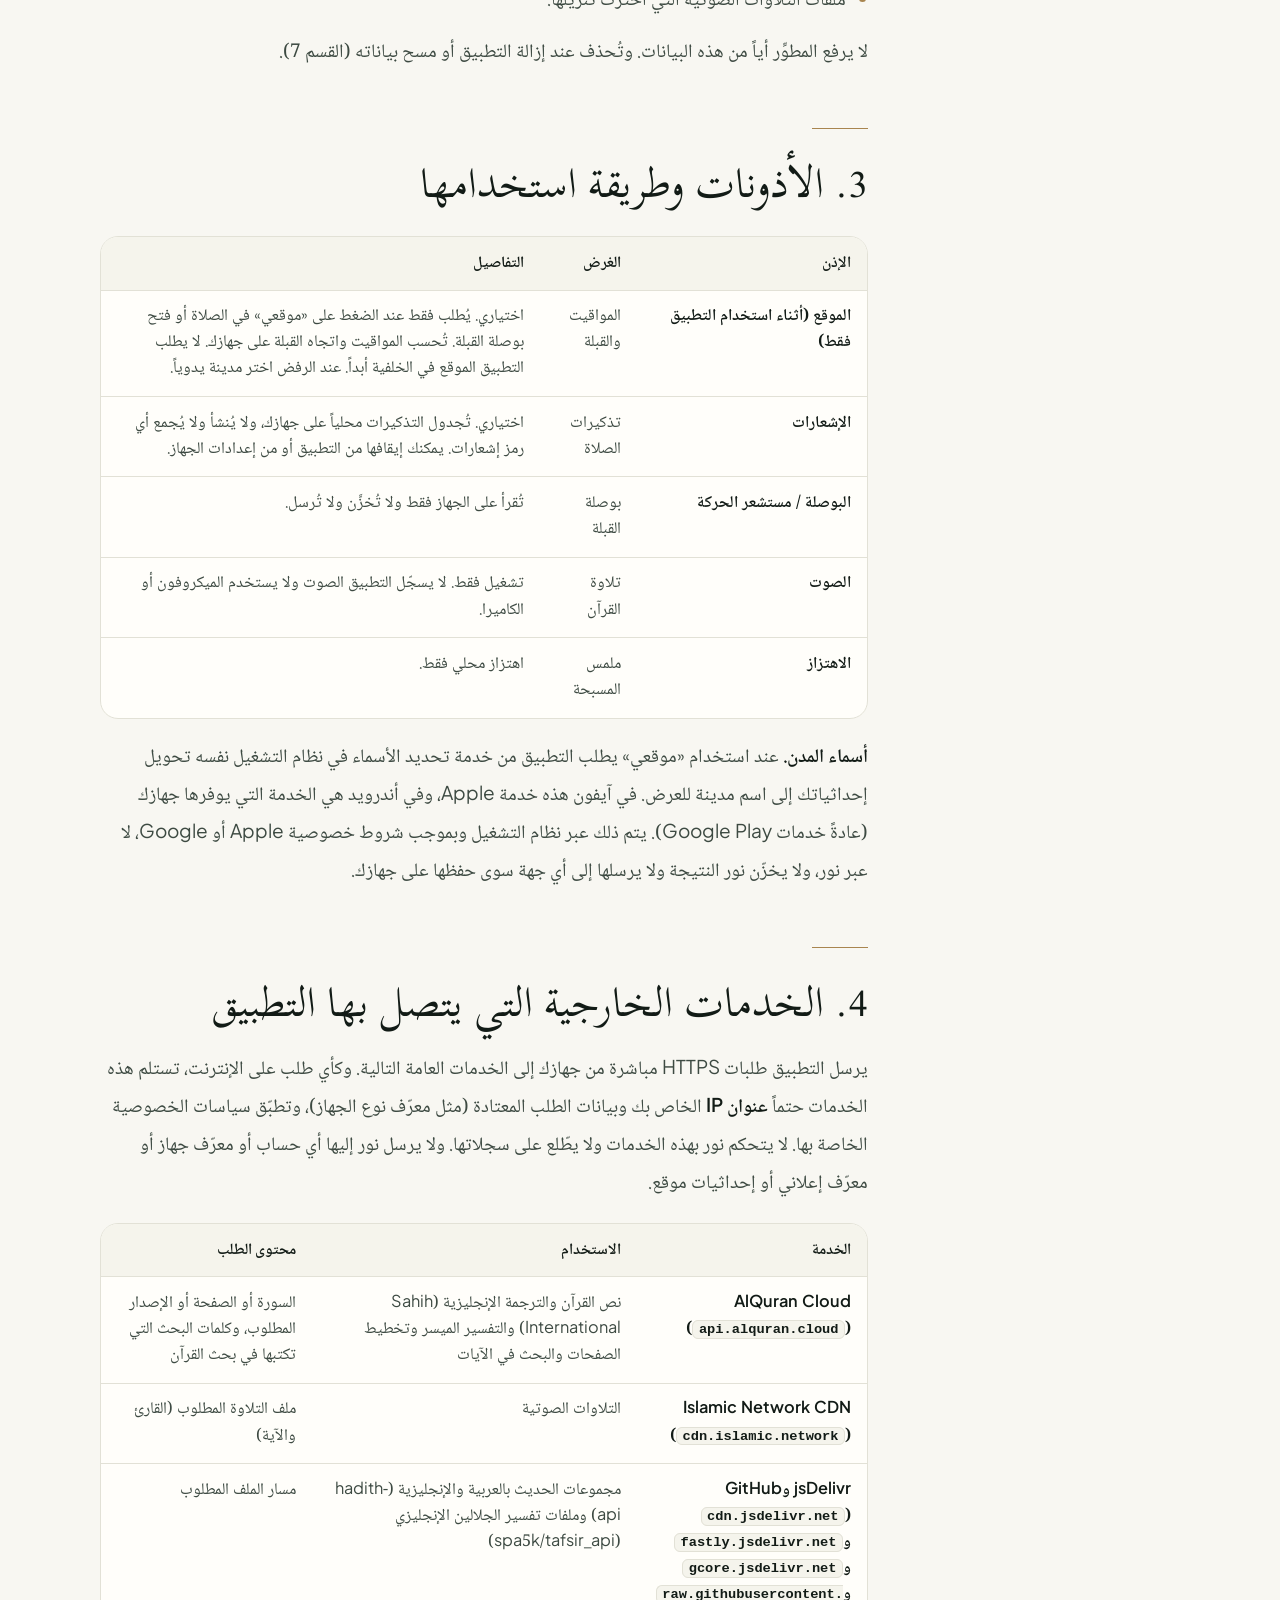
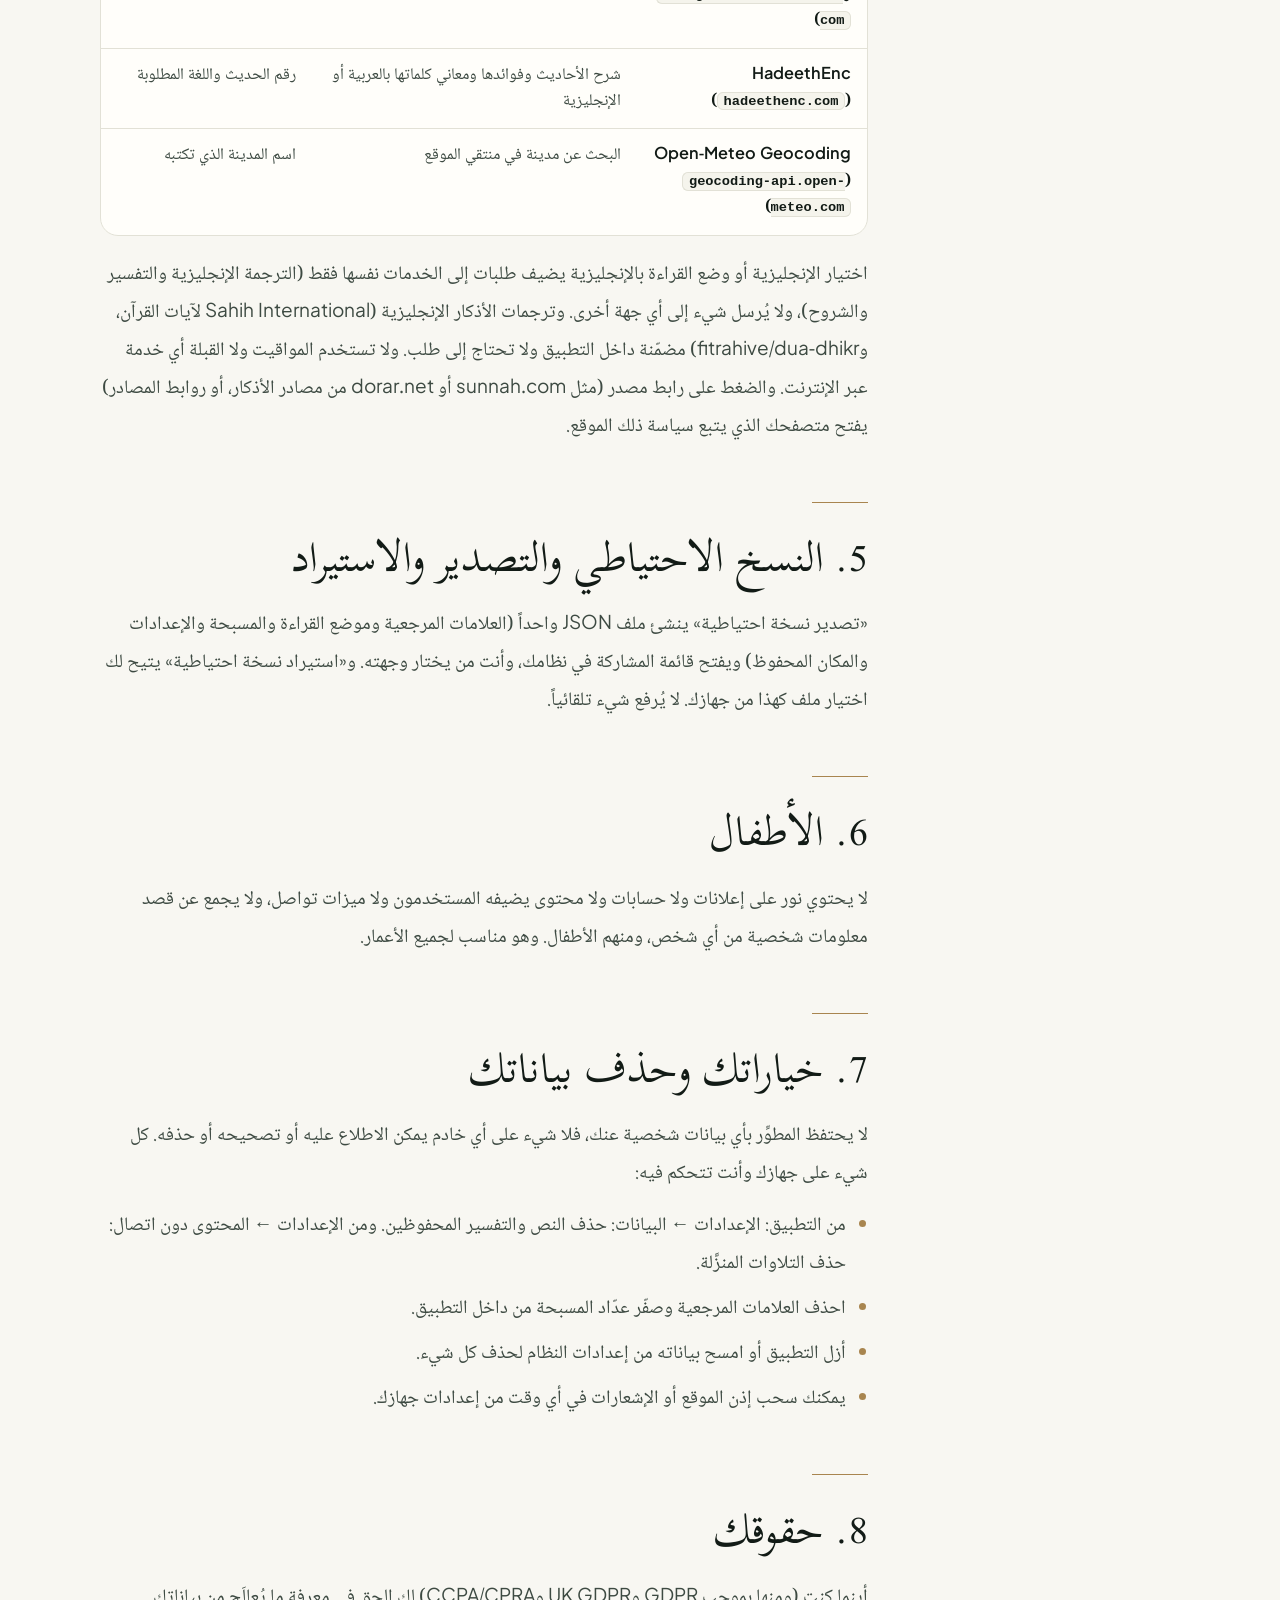
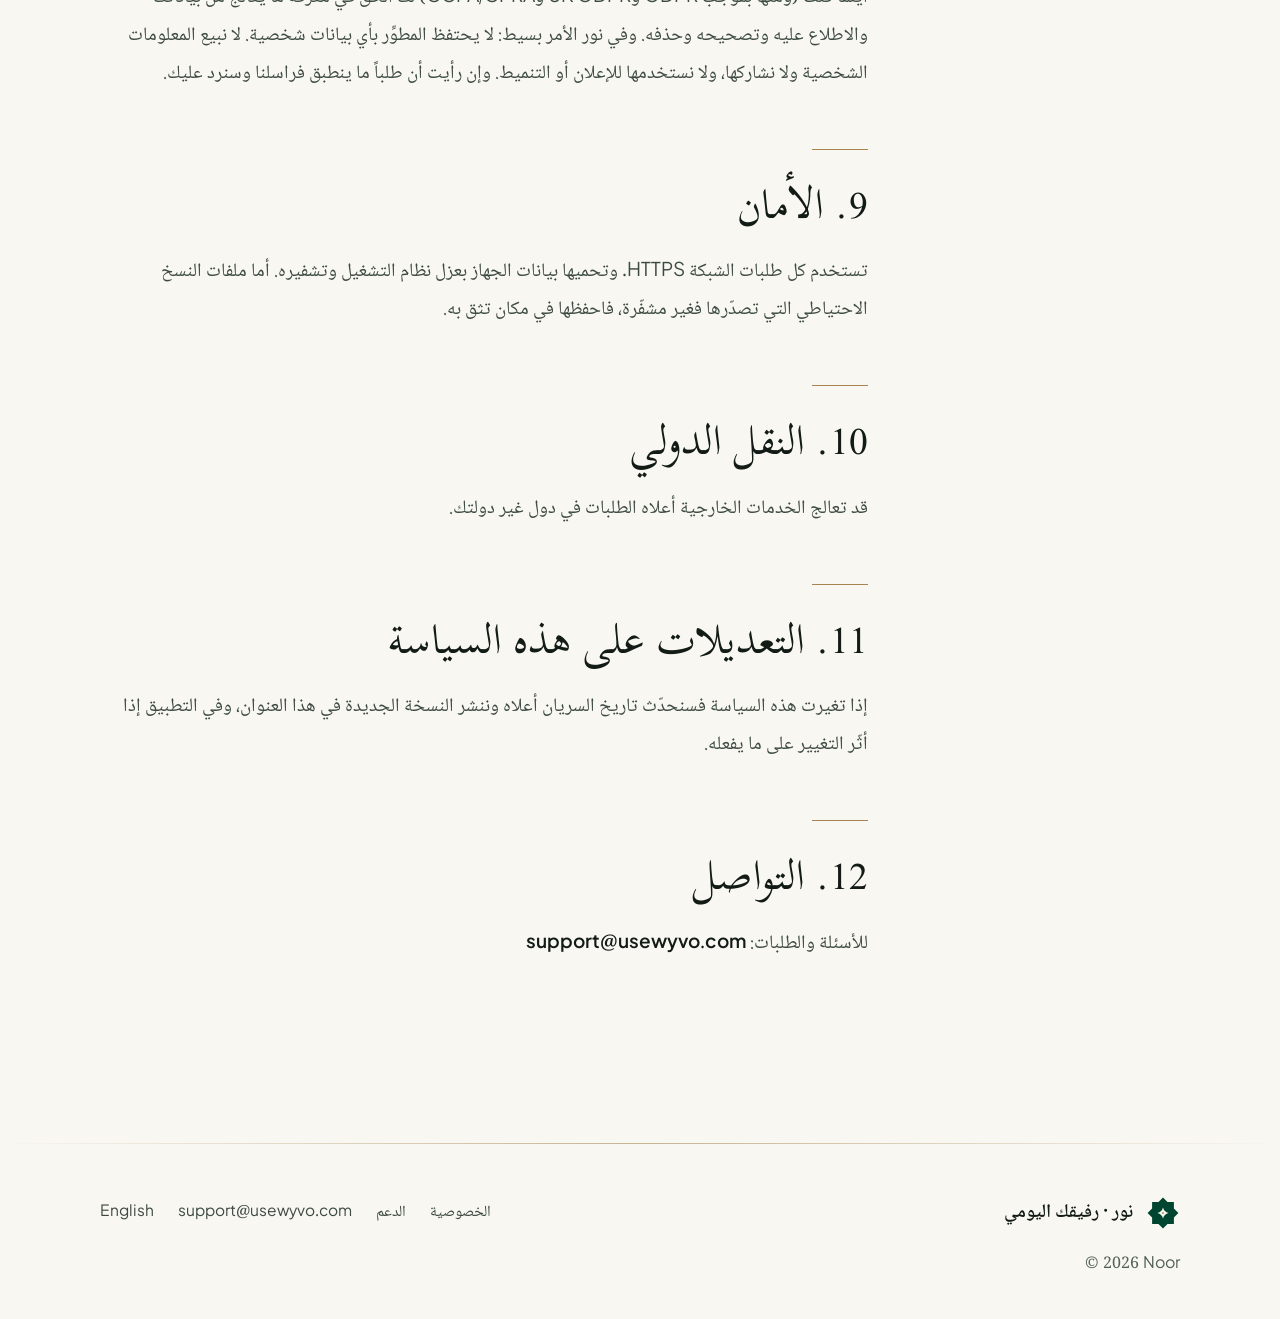
<file: privacy.html>
<!doctype html>
<html lang="ar" dir="rtl">
<head>
<meta charset="utf-8">
<meta name="viewport" content="width=device-width, initial-scale=1">
<title>سياسة الخصوصية — نور</title>
<meta name="description" content="سياسة الخصوصية لتطبيق نور: لا حسابات ولا إعلانات ولا تتبّع، وبياناتك تبقى على جهازك.">
<meta name="color-scheme" content="light dark">
<meta name="theme-color" content="#f8f7f2" media="(prefers-color-scheme: light)">
<meta name="theme-color" content="#07100d" media="(prefers-color-scheme: dark)">
<link rel="canonical" href="https://c974.github.io/noor-site/privacy.html">
<link rel="alternate" hreflang="ar" href="https://c974.github.io/noor-site/privacy.html">
<link rel="alternate" hreflang="en" href="https://c974.github.io/noor-site/en/privacy.html">
<link rel="alternate" hreflang="x-default" href="https://c974.github.io/noor-site/privacy.html">
<meta property="og:type" content="website">
<meta property="og:site_name" content="نور — رفيق المسلم">
<meta property="og:title" content="سياسة الخصوصية — نور">
<meta property="og:description" content="سياسة الخصوصية لتطبيق نور: لا حسابات ولا إعلانات ولا تتبّع، وبياناتك تبقى على جهازك.">
<meta property="og:url" content="https://c974.github.io/noor-site/privacy.html">
<meta property="og:locale" content="ar_AR">
<meta property="og:image" content="https://c974.github.io/noor-site/assets/og.png">
<meta property="og:image:width" content="1200">
<meta property="og:image:height" content="630">
<meta property="og:image:alt" content="نور — رفيق المسلم">
<meta name="twitter:card" content="summary_large_image">
<meta name="twitter:title" content="سياسة الخصوصية — نور">
<meta name="twitter:description" content="سياسة الخصوصية لتطبيق نور: لا حسابات ولا إعلانات ولا تتبّع، وبياناتك تبقى على جهازك.">
<meta name="twitter:image" content="https://c974.github.io/noor-site/assets/og.png">
<link rel="icon" href="assets/favicon.svg" type="image/svg+xml">
<link rel="icon" href="assets/favicon-48.png" sizes="48x48" type="image/png">
<link rel="apple-touch-icon" href="assets/apple-touch-icon.png">
<link rel="preload" href="assets/fonts/ScheherazadeNew-Regular.woff2" as="font" type="font/woff2" crossorigin>
<link rel="preload" href="assets/fonts/NotoNaskhArabic-Regular.woff2" as="font" type="font/woff2" crossorigin>
<link rel="stylesheet" href="assets/style.css">
</head>
<body class="privacy">
<a class="skip" href="#main">تخطَّ إلى المحتوى</a>
<div class="atmos" aria-hidden="true"></div><div class="grain" aria-hidden="true"></div>
<header class="site-header">
<div class="bar">
<a class="brand" href="index.html" aria-label="نور — رفيق المسلم"><svg class="mark" viewBox="0 0 512 512" aria-hidden="true" focusable="false"><path fill="currentColor" fill-rule="evenodd" d="M256.00 24.00 L323.95 91.95 L420.05 91.95 L420.05 188.05 L488.00 256.00 L420.05 323.95 L420.05 420.05 L323.95 420.05 L256.00 488.00 L188.05 420.05 L91.95 420.05 L91.95 323.95 L24.00 256.00 L91.95 188.05 L91.95 91.95 L188.05 91.95Z M256.00 172.48 Q272.70 239.30 339.52 256.00 Q272.70 272.70 256.00 339.52 Q239.30 272.70 172.48 256.00 Q239.30 239.30 256.00 172.48Z"/><circle cx="256" cy="256" r="14.4" fill="var(--gold)"/></svg><span class="brand-name">نور</span></a>
<nav aria-label="التنقل الرئيسي"><a class="nav-opt" href="index.html#features">المزايا</a><a class="" href="privacy.html" aria-current="page">الخصوصية</a><a class="" href="support.html">الدعم</a></nav>
<a class="lang" href="en/privacy.html" hreflang="en" lang="en" aria-label="Switch to English">English</a>
</div>
</header>
<main id="main">
<div class="wrap">
<header class="doc-top"><span class="chip"><svg viewBox="0 0 24 24" aria-hidden="true"><path d="M5 5h14v15H5zM5 10h14M9 3v4M15 3v4"/></svg><span>آخر تحديث</span><time datetime="2026-11-19" dir="ltr">2026-11-19</time></span><h1>سياسة الخصوصية</h1></header>
<div class="doc-layout">
<details class="toc-m"><summary>في هذه الصفحة</summary><ol><li><a href="#1-ملخص">1. ملخص</a></li><li><a href="#2-البيانات-المخز-نة-على-جهازك">2. البيانات المخزّنة على جهازك</a></li><li><a href="#3-الأذونات-وطريقة-استخدامها">3. الأذونات وطريقة استخدامها</a></li><li><a href="#4-الخدمات-الخارجية-التي-يتصل-بها-التطبيق">4. الخدمات الخارجية التي يتصل بها التطبيق</a></li><li><a href="#5-النسخ-الاحتياطي-والتصدير-والاستيراد">5. النسخ الاحتياطي والتصدير والاستيراد</a></li><li><a href="#6-الأطفال">6. الأطفال</a></li><li><a href="#7-خياراتك-وحذف-بياناتك">7. خياراتك وحذف بياناتك</a></li><li><a href="#8-حقوقك">8. حقوقك</a></li><li><a href="#9-الأمان">9. الأمان</a></li><li><a href="#10-النقل-الدولي">10. النقل الدولي</a></li><li><a href="#11-التعديلات-على-هذه-السياسة">11. التعديلات على هذه السياسة</a></li><li><a href="#12-التواصل">12. التواصل</a></li></ol></details>
<nav class="toc" aria-label="في هذه الصفحة"><h2>في هذه الصفحة</h2><ol><li><a href="#1-ملخص">1. ملخص</a></li><li><a href="#2-البيانات-المخز-نة-على-جهازك">2. البيانات المخزّنة على جهازك</a></li><li><a href="#3-الأذونات-وطريقة-استخدامها">3. الأذونات وطريقة استخدامها</a></li><li><a href="#4-الخدمات-الخارجية-التي-يتصل-بها-التطبيق">4. الخدمات الخارجية التي يتصل بها التطبيق</a></li><li><a href="#5-النسخ-الاحتياطي-والتصدير-والاستيراد">5. النسخ الاحتياطي والتصدير والاستيراد</a></li><li><a href="#6-الأطفال">6. الأطفال</a></li><li><a href="#7-خياراتك-وحذف-بياناتك">7. خياراتك وحذف بياناتك</a></li><li><a href="#8-حقوقك">8. حقوقك</a></li><li><a href="#9-الأمان">9. الأمان</a></li><li><a href="#10-النقل-الدولي">10. النقل الدولي</a></li><li><a href="#11-التعديلات-على-هذه-السياسة">11. التعديلات على هذه السياسة</a></li><li><a href="#12-التواصل">12. التواصل</a></li></ol></nav>
<article class="prose">
<p>تطبيق نور — رفيق المسلم (Noor)</p>
<p><strong>تاريخ السريان: 19 نوفمبر 2026</strong></p>
<p>نور تطبيق للقرآن الكريم ومواقيت الصلاة والحديث والأذكار، متوفر بالعربية والإنجليزية، وصُمّم بأقل قدر ممكن من البيانات. <strong>لا يوجد في نور حسابات ولا إعلانات ولا أدوات تحليلات أو تتبّع، ولا خادم خاص بالتطبيق. ولا يستلم المطوِّر أي بيانات شخصية ولا يخزّنها ولا يبيعها.</strong></p>
<h2 id="1-ملخص">1. ملخص</h2>
<ul><li>لا حساب ولا تسجيل دخول. لا إعلانات. لا تحليلات ولا تتبّع ولا أدوات تقارير أعطال.</li><li>العلامات المرجعية وموضع القراءة وعدّاد المسبحة والإعدادات والتنزيلات والنصوص المخزّنة مؤقتاً تبقى على جهازك.</li><li>يُستخدم موقعك على جهازك فقط لحساب مواقيت الصلاة واتجاه القبلة، ولا يُرسل إلى المطوِّر.</li><li>عند كتابة اسم مدينة يُرسَل هذا النص وحده إلى خدمة Open-Meteo لتحويله إلى إحداثيات.</li><li>لعرض المحتوى يتصل التطبيق مباشرة من جهازك بخدمات عامة (القائمة في القسم 4)، وترى هذه الخدمات عنوان IP الخاص بك كما يفعل أي موقع.</li><li>تذكيرات الصلاة إشعارات محلية، ولا يوجد خادم إشعارات.</li></ul>
<h2 id="2-البيانات-المخز-نة-على-جهازك">2. البيانات المخزّنة على جهازك</h2>
<p>تُحفظ البيانات التالية على جهازك فقط، في مساحة التطبيق الخاصة (قاعدة SQLite وAsyncStorage وملفات):</p>
<ul><li>العلامات المرجعية وموضع آخر قراءة وعدّاد المسبحة.</li><li>الإعدادات: اللغة ولغة القراءة (العربية أو الإنجليزية) والمظهر والأرقام وحجم الخط والقارئ والترجمة وطريقة الحساب وخيارات التذكير.</li><li>المكان الذي تختاره أو يُحدَّد (الاسم والإحداثيات) لحساب المواقيت.</li><li>نصوص القرآن والتفسير والحديث المخزّنة مؤقتاً للقراءة دون اتصال.</li><li>ملفات التلاوات الصوتية التي اخترت تنزيلها.</li></ul>
<p>لا يرفع المطوِّر أياً من هذه البيانات. وتُحذف عند إزالة التطبيق أو مسح بياناته (القسم 7).</p>
<h2 id="3-الأذونات-وطريقة-استخدامها">3. الأذونات وطريقة استخدامها</h2>
<div class="table-wrap"><table><thead><tr><th scope="col">الإذن</th><th scope="col">الغرض</th><th scope="col">التفاصيل</th></tr></thead><tbody><tr><th scope="row">الموقع (أثناء استخدام التطبيق فقط)</th><td data-label="الغرض">المواقيت والقبلة</td><td data-label="التفاصيل">اختياري. يُطلب فقط عند الضغط على «موقعي» في الصلاة أو فتح بوصلة القبلة. تُحسب المواقيت واتجاه القبلة على جهازك. لا يطلب التطبيق الموقع في الخلفية أبداً. عند الرفض اختر مدينة يدوياً.</td></tr><tr><th scope="row">الإشعارات</th><td data-label="الغرض">تذكيرات الصلاة</td><td data-label="التفاصيل">اختياري. تُجدول التذكيرات محلياً على جهازك، ولا يُنشأ ولا يُجمع أي رمز إشعارات. يمكنك إيقافها من التطبيق أو من إعدادات الجهاز.</td></tr><tr><th scope="row">البوصلة / مستشعر الحركة</th><td data-label="الغرض">بوصلة القبلة</td><td data-label="التفاصيل">تُقرأ على الجهاز فقط ولا تُخزَّن ولا تُرسل.</td></tr><tr><th scope="row">الصوت</th><td data-label="الغرض">تلاوة القرآن</td><td data-label="التفاصيل">تشغيل فقط. لا يسجّل التطبيق الصوت ولا يستخدم الميكروفون أو الكاميرا.</td></tr><tr><th scope="row">الاهتزاز</th><td data-label="الغرض">ملمس المسبحة</td><td data-label="التفاصيل">اهتزاز محلي فقط.</td></tr></tbody></table></div>
<p><strong>أسماء المدن.</strong> عند استخدام «موقعي» يطلب التطبيق من خدمة تحديد الأسماء في نظام التشغيل نفسه تحويل إحداثياتك إلى اسم مدينة للعرض. في آيفون هذه خدمة Apple، وفي أندرويد هي الخدمة التي يوفرها جهازك (عادةً خدمات Google Play). يتم ذلك عبر نظام التشغيل وبموجب شروط خصوصية Apple أو Google، لا عبر نور، ولا يخزّن نور النتيجة ولا يرسلها إلى أي جهة سوى حفظها على جهازك.</p>
<h2 id="4-الخدمات-الخارجية-التي-يتصل-بها-التطبيق">4. الخدمات الخارجية التي يتصل بها التطبيق</h2>
<p>يرسل التطبيق طلبات HTTPS مباشرة من جهازك إلى الخدمات العامة التالية. وكأي طلب على الإنترنت، تستلم هذه الخدمات حتماً <strong>عنوان IP</strong> الخاص بك وبيانات الطلب المعتادة (مثل معرّف نوع الجهاز)، وتطبّق سياسات الخصوصية الخاصة بها. لا يتحكم نور بهذه الخدمات ولا يطّلع على سجلاتها. ولا يرسل نور إليها أي حساب أو معرّف جهاز أو معرّف إعلاني أو إحداثيات موقع.</p>
<div class="table-wrap"><table><thead><tr><th scope="col">الخدمة</th><th scope="col">الاستخدام</th><th scope="col">محتوى الطلب</th></tr></thead><tbody><tr><th scope="row">AlQuran Cloud (<code>api.alquran.cloud</code>)</th><td data-label="الاستخدام">نص القرآن والترجمة الإنجليزية (Sahih International) والتفسير الميسر وتخطيط الصفحات والبحث في الآيات</td><td data-label="محتوى الطلب">السورة أو الصفحة أو الإصدار المطلوب، وكلمات البحث التي تكتبها في بحث القرآن</td></tr><tr><th scope="row">Islamic Network CDN (<code>cdn.islamic.network</code>)</th><td data-label="الاستخدام">التلاوات الصوتية</td><td data-label="محتوى الطلب">ملف التلاوة المطلوب (القارئ والآية)</td></tr><tr><th scope="row">jsDelivr وGitHub (<code>cdn.jsdelivr.net</code> و<code>fastly.jsdelivr.net</code> و<code>gcore.jsdelivr.net</code> و<code>raw.githubusercontent.com</code>)</th><td data-label="الاستخدام">مجموعات الحديث بالعربية والإنجليزية (hadith-api) وملفات تفسير الجلالين الإنجليزي (spa5k/tafsir_api)</td><td data-label="محتوى الطلب">مسار الملف المطلوب</td></tr><tr><th scope="row">HadeethEnc (<code>hadeethenc.com</code>)</th><td data-label="الاستخدام">شرح الأحاديث وفوائدها ومعاني كلماتها بالعربية أو الإنجليزية</td><td data-label="محتوى الطلب">رقم الحديث واللغة المطلوبة</td></tr><tr><th scope="row">Open-Meteo Geocoding (<code>geocoding-api.open-meteo.com</code>)</th><td data-label="الاستخدام">البحث عن مدينة في منتقي الموقع</td><td data-label="محتوى الطلب">اسم المدينة الذي تكتبه</td></tr></tbody></table></div>
<p>اختيار الإنجليزية أو وضع القراءة بالإنجليزية يضيف طلبات إلى الخدمات نفسها فقط (الترجمة الإنجليزية والتفسير والشروح)، ولا يُرسل شيء إلى أي جهة أخرى. وترجمات الأذكار الإنجليزية (Sahih International لآيات القرآن، وfitrahive/dua-dhikr) مضمّنة داخل التطبيق ولا تحتاج إلى طلب. ولا تستخدم المواقيت ولا القبلة أي خدمة عبر الإنترنت. والضغط على رابط مصدر (مثل sunnah.com أو dorar.net من مصادر الأذكار، أو روابط المصادر) يفتح متصفحك الذي يتبع سياسة ذلك الموقع.</p>
<h2 id="5-النسخ-الاحتياطي-والتصدير-والاستيراد">5. النسخ الاحتياطي والتصدير والاستيراد</h2>
<p>«تصدير نسخة احتياطية» ينشئ ملف JSON واحداً (العلامات المرجعية وموضع القراءة والمسبحة والإعدادات والمكان المحفوظ) ويفتح قائمة المشاركة في نظامك، وأنت من يختار وجهته. و«استيراد نسخة احتياطية» يتيح لك اختيار ملف كهذا من جهازك. لا يُرفع شيء تلقائياً.</p>
<h2 id="6-الأطفال">6. الأطفال</h2>
<p>لا يحتوي نور على إعلانات ولا حسابات ولا محتوى يضيفه المستخدمون ولا ميزات تواصل، ولا يجمع عن قصد معلومات شخصية من أي شخص، ومنهم الأطفال. وهو مناسب لجميع الأعمار.</p>
<h2 id="7-خياراتك-وحذف-بياناتك">7. خياراتك وحذف بياناتك</h2>
<p>لا يحتفظ المطوِّر بأي بيانات شخصية عنك، فلا شيء على أي خادم يمكن الاطلاع عليه أو تصحيحه أو حذفه. كل شيء على جهازك وأنت تتحكم فيه:</p>
<ul><li>من التطبيق: الإعدادات ← البيانات: حذف النص والتفسير المحفوظين. ومن الإعدادات ← المحتوى دون اتصال: حذف التلاوات المنزَّلة.</li><li>احذف العلامات المرجعية وصفّر عدّاد المسبحة من داخل التطبيق.</li><li>أزل التطبيق أو امسح بياناته من إعدادات النظام لحذف كل شيء.</li><li>يمكنك سحب إذن الموقع أو الإشعارات في أي وقت من إعدادات جهازك.</li></ul>
<h2 id="8-حقوقك">8. حقوقك</h2>
<p>أينما كنت (ومنها بموجب GDPR وUK GDPR وCCPA/CPRA) لك الحق في معرفة ما يُعالَج من بياناتك والاطلاع عليه وتصحيحه وحذفه. وفي نور الأمر بسيط: لا يحتفظ المطوِّر بأي بيانات شخصية. لا نبيع المعلومات الشخصية ولا نشاركها، ولا نستخدمها للإعلان أو التنميط. وإن رأيت أن طلباً ما ينطبق فراسلنا وسنرد عليك.</p>
<h2 id="9-الأمان">9. الأمان</h2>
<p>تستخدم كل طلبات الشبكة HTTPS. وتحميها بيانات الجهاز بعزل نظام التشغيل وتشفيره. أما ملفات النسخ الاحتياطي التي تصدّرها فغير مشفّرة، فاحفظها في مكان تثق به.</p>
<h2 id="10-النقل-الدولي">10. النقل الدولي</h2>
<p>قد تعالج الخدمات الخارجية أعلاه الطلبات في دول غير دولتك.</p>
<h2 id="11-التعديلات-على-هذه-السياسة">11. التعديلات على هذه السياسة</h2>
<p>إذا تغيرت هذه السياسة فسنحدّث تاريخ السريان أعلاه وننشر النسخة الجديدة في هذا العنوان، وفي التطبيق إذا أثّر التغيير على ما يفعله.</p>
<h2 id="12-التواصل">12. التواصل</h2>
<p>للأسئلة والطلبات: <strong>support@usewyvo.com</strong></p>
</article>
</div>
</div>
</main>
<footer class="site-footer">
<div class="wrap">
<div class="foot-top">
<p class="foot-brand"><svg class="mark" viewBox="0 0 512 512" aria-hidden="true" focusable="false"><path fill="currentColor" fill-rule="evenodd" d="M256.00 24.00 L323.95 91.95 L420.05 91.95 L420.05 188.05 L488.00 256.00 L420.05 323.95 L420.05 420.05 L323.95 420.05 L256.00 488.00 L188.05 420.05 L91.95 420.05 L91.95 323.95 L24.00 256.00 L91.95 188.05 L91.95 91.95 L188.05 91.95Z M256.00 172.48 Q272.70 239.30 339.52 256.00 Q272.70 272.70 256.00 339.52 Q239.30 272.70 172.48 256.00 Q239.30 239.30 256.00 172.48Z"/><circle cx="256" cy="256" r="14.4" fill="var(--gold)"/></svg><span>نور · رفيقك اليومي</span></p>
<ul class="foot-links">
<li><a href="privacy.html">الخصوصية</a></li>
<li><a href="support.html">الدعم</a></li>
<li><a href="mailto:support@usewyvo.com"><bdi>support@usewyvo.com</bdi></a></li>
<li><a href="en/privacy.html" hreflang="en" lang="en" aria-label="Switch to English">English</a></li>
</ul>
</div>

<p class="fine"><bdi dir="ltr">© 2026 Noor</bdi></p>
</div>
</footer>
<script src="assets/site.js" defer></script>
</body>
</html>
</file>
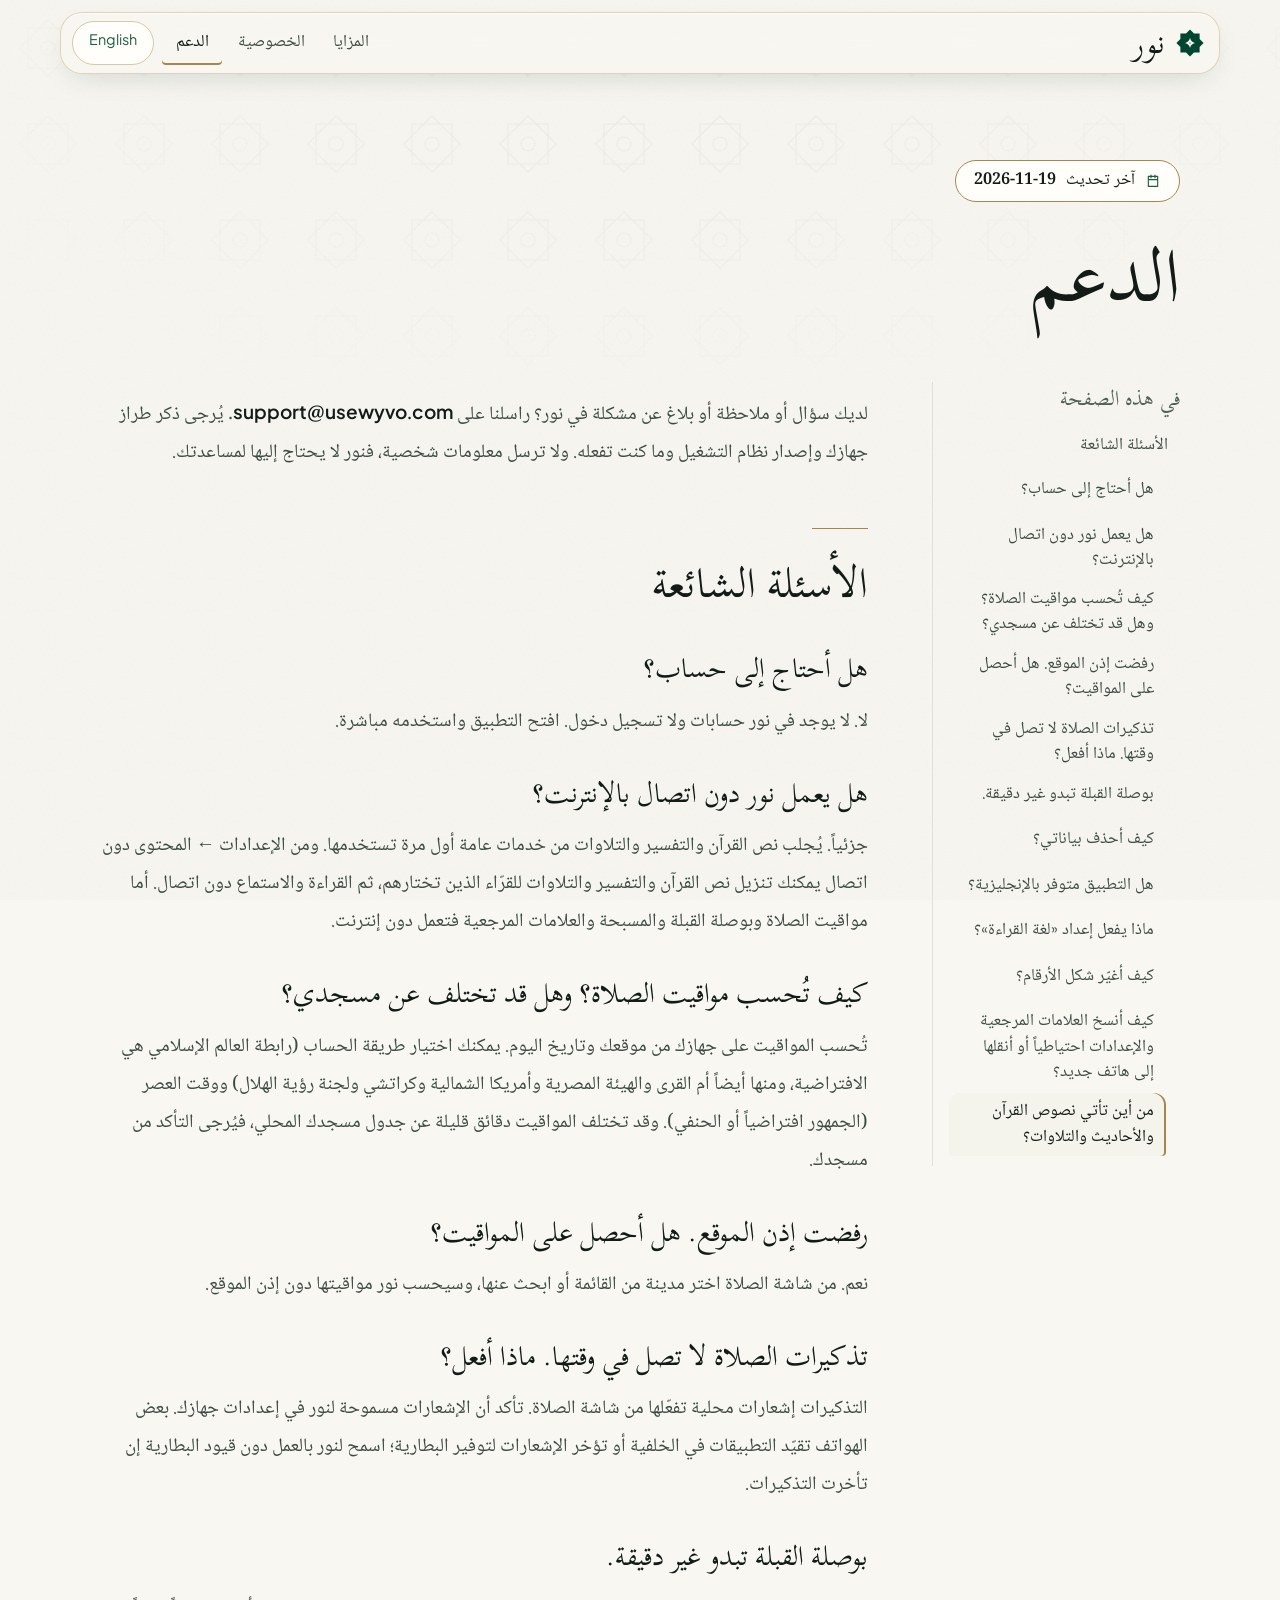
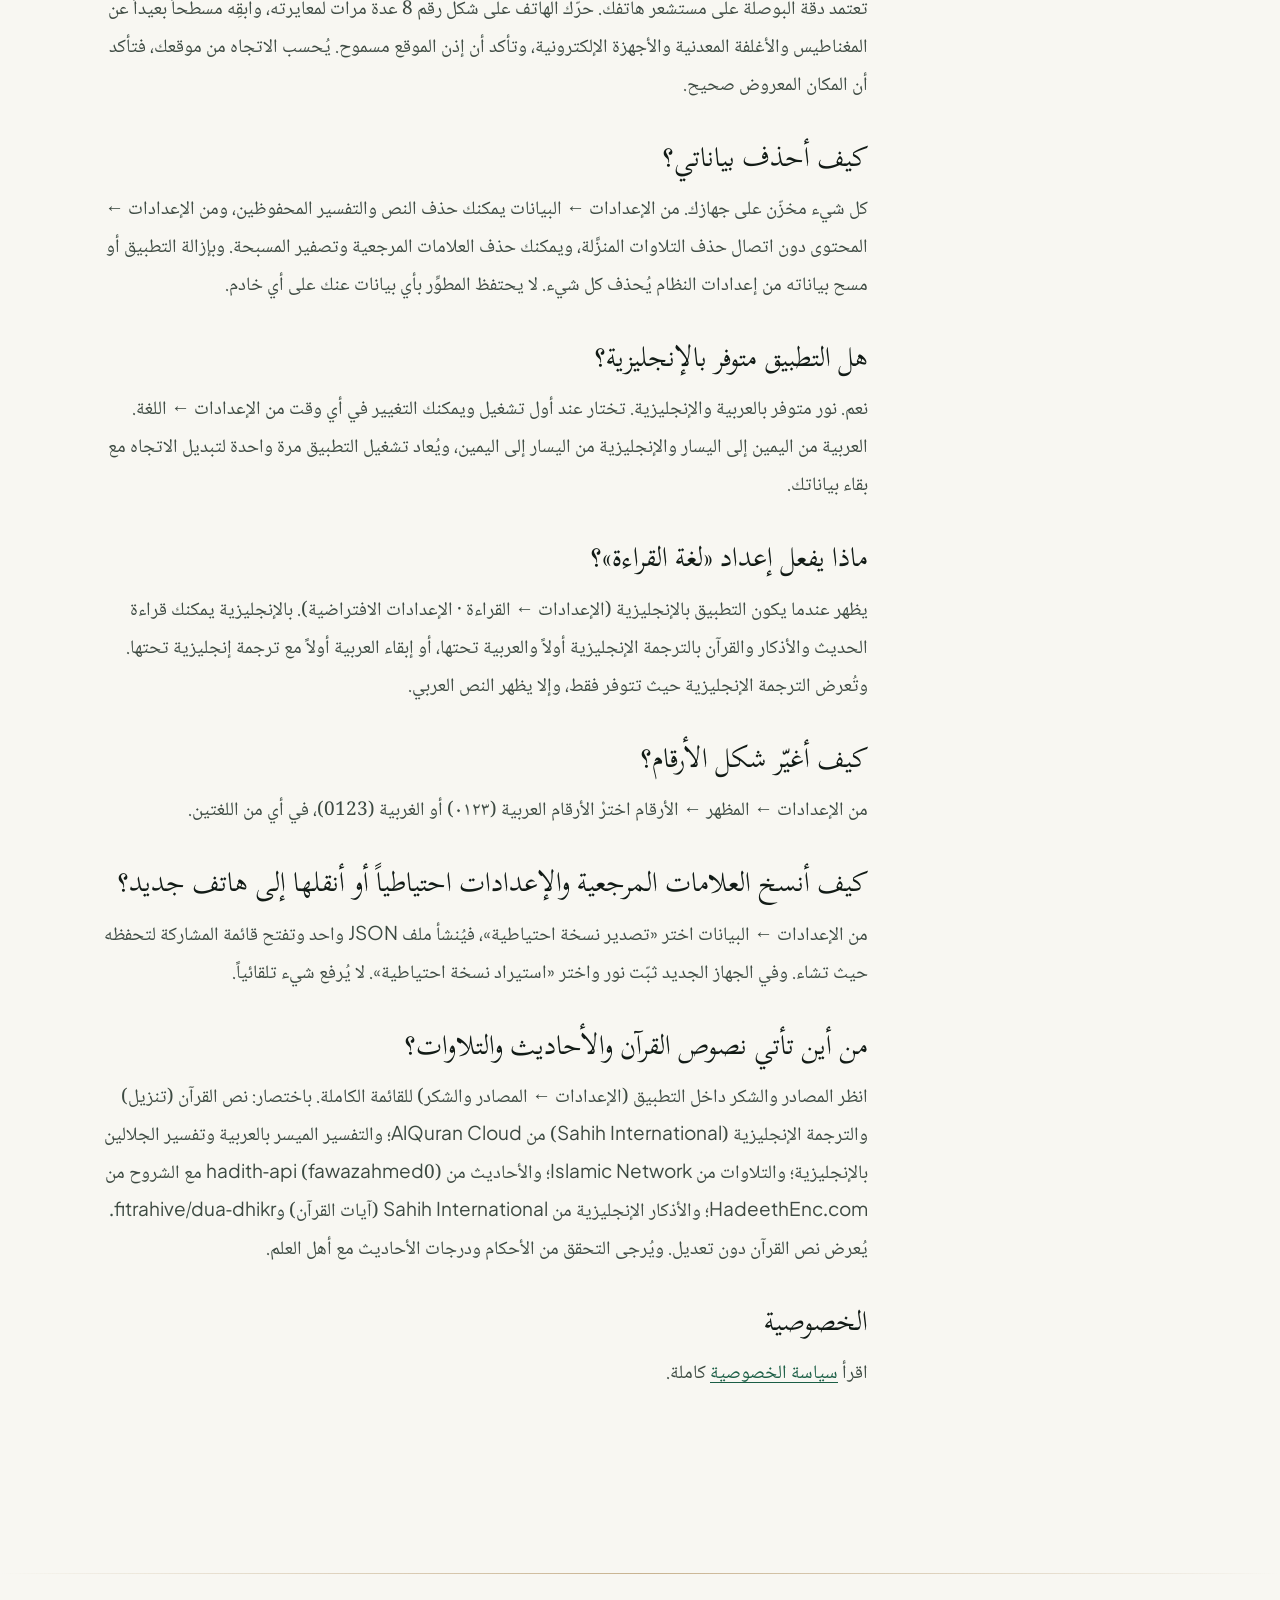
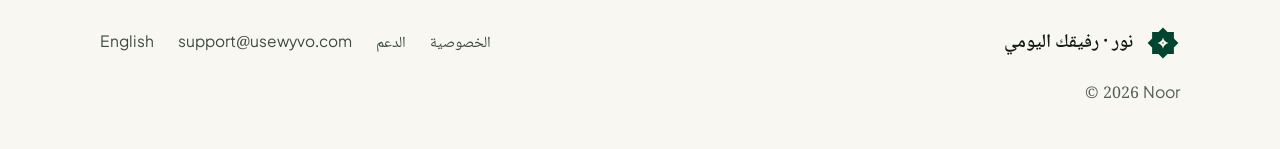
<file: support.html>
<!doctype html>
<html lang="ar" dir="rtl">
<head>
<meta charset="utf-8">
<meta name="viewport" content="width=device-width, initial-scale=1">
<title>الدعم — نور</title>
<meta name="description" content="الدعم والأسئلة الشائعة لتطبيق نور: اللغة (عربي/إنجليزي)، الاتصال دون إنترنت، مواقيت الصلاة، القبلة، حذف البيانات والنسخ الاحتياطي.">
<meta name="color-scheme" content="light dark">
<meta name="theme-color" content="#f8f7f2" media="(prefers-color-scheme: light)">
<meta name="theme-color" content="#07100d" media="(prefers-color-scheme: dark)">
<link rel="canonical" href="https://c974.github.io/noor-site/support.html">
<link rel="alternate" hreflang="ar" href="https://c974.github.io/noor-site/support.html">
<link rel="alternate" hreflang="en" href="https://c974.github.io/noor-site/en/support.html">
<link rel="alternate" hreflang="x-default" href="https://c974.github.io/noor-site/support.html">
<meta property="og:type" content="website">
<meta property="og:site_name" content="نور — رفيق المسلم">
<meta property="og:title" content="الدعم — نور">
<meta property="og:description" content="الدعم والأسئلة الشائعة لتطبيق نور: اللغة (عربي/إنجليزي)، الاتصال دون إنترنت، مواقيت الصلاة، القبلة، حذف البيانات والنسخ الاحتياطي.">
<meta property="og:url" content="https://c974.github.io/noor-site/support.html">
<meta property="og:locale" content="ar_AR">
<meta property="og:image" content="https://c974.github.io/noor-site/assets/og.png">
<meta property="og:image:width" content="1200">
<meta property="og:image:height" content="630">
<meta property="og:image:alt" content="نور — رفيق المسلم">
<meta name="twitter:card" content="summary_large_image">
<meta name="twitter:title" content="الدعم — نور">
<meta name="twitter:description" content="الدعم والأسئلة الشائعة لتطبيق نور: اللغة (عربي/إنجليزي)، الاتصال دون إنترنت، مواقيت الصلاة، القبلة، حذف البيانات والنسخ الاحتياطي.">
<meta name="twitter:image" content="https://c974.github.io/noor-site/assets/og.png">
<link rel="icon" href="assets/favicon.svg" type="image/svg+xml">
<link rel="icon" href="assets/favicon-48.png" sizes="48x48" type="image/png">
<link rel="apple-touch-icon" href="assets/apple-touch-icon.png">
<link rel="preload" href="assets/fonts/ScheherazadeNew-Regular.woff2" as="font" type="font/woff2" crossorigin>
<link rel="preload" href="assets/fonts/NotoNaskhArabic-Regular.woff2" as="font" type="font/woff2" crossorigin>
<link rel="stylesheet" href="assets/style.css">
</head>
<body class="support">
<a class="skip" href="#main">تخطَّ إلى المحتوى</a>
<div class="atmos" aria-hidden="true"></div><div class="grain" aria-hidden="true"></div>
<header class="site-header">
<div class="bar">
<a class="brand" href="index.html" aria-label="نور — رفيق المسلم"><svg class="mark" viewBox="0 0 512 512" aria-hidden="true" focusable="false"><path fill="currentColor" fill-rule="evenodd" d="M256.00 24.00 L323.95 91.95 L420.05 91.95 L420.05 188.05 L488.00 256.00 L420.05 323.95 L420.05 420.05 L323.95 420.05 L256.00 488.00 L188.05 420.05 L91.95 420.05 L91.95 323.95 L24.00 256.00 L91.95 188.05 L91.95 91.95 L188.05 91.95Z M256.00 172.48 Q272.70 239.30 339.52 256.00 Q272.70 272.70 256.00 339.52 Q239.30 272.70 172.48 256.00 Q239.30 239.30 256.00 172.48Z"/><circle cx="256" cy="256" r="14.4" fill="var(--gold)"/></svg><span class="brand-name">نور</span></a>
<nav aria-label="التنقل الرئيسي"><a class="nav-opt" href="index.html#features">المزايا</a><a class="" href="privacy.html">الخصوصية</a><a class="" href="support.html" aria-current="page">الدعم</a></nav>
<a class="lang" href="en/support.html" hreflang="en" lang="en" aria-label="Switch to English">English</a>
</div>
</header>
<main id="main">
<div class="wrap">
<header class="doc-top"><span class="chip"><svg viewBox="0 0 24 24" aria-hidden="true"><path d="M5 5h14v15H5zM5 10h14M9 3v4M15 3v4"/></svg><span>آخر تحديث</span><time datetime="2026-11-19" dir="ltr">2026-11-19</time></span><h1>الدعم</h1></header>
<div class="doc-layout">
<details class="toc-m"><summary>في هذه الصفحة</summary><ol><li><a href="#الأسئلة-الشائعة">الأسئلة الشائعة</a><ol><li><a href="#هل-أحتاج-إلى-حساب">هل أحتاج إلى حساب؟</a></li><li><a href="#هل-يعمل-نور-دون-اتصال-بالإنترنت">هل يعمل نور دون اتصال بالإنترنت؟</a></li><li><a href="#كيف-ت-حسب-مواقيت-الصلاة-وهل-قد-تختلف-عن-مسجدي">كيف تُحسب مواقيت الصلاة؟ وهل قد تختلف عن مسجدي؟</a></li><li><a href="#رفضت-إذن-الموقع-هل-أحصل-على-المواقيت">رفضت إذن الموقع. هل أحصل على المواقيت؟</a></li><li><a href="#تذكيرات-الصلاة-لا-تصل-في-وقتها-ماذا-أفعل">تذكيرات الصلاة لا تصل في وقتها. ماذا أفعل؟</a></li><li><a href="#بوصلة-القبلة-تبدو-غير-دقيقة">بوصلة القبلة تبدو غير دقيقة.</a></li><li><a href="#كيف-أحذف-بياناتي">كيف أحذف بياناتي؟</a></li><li><a href="#هل-التطبيق-متوفر-بالإنجليزية">هل التطبيق متوفر بالإنجليزية؟</a></li><li><a href="#ماذا-يفعل-إعداد-لغة-القراءة">ماذا يفعل إعداد «لغة القراءة»؟</a></li><li><a href="#كيف-أغي-ر-شكل-الأرقام">كيف أغيّر شكل الأرقام؟</a></li><li><a href="#كيف-أنسخ-العلامات-المرجعية-والإعدادات-احتياطيا-أو-أنقلها-إلى-هاتف-جديد">كيف أنسخ العلامات المرجعية والإعدادات احتياطياً أو أنقلها إلى هاتف جديد؟</a></li><li><a href="#من-أين-تأتي-نصوص-القرآن-والأحاديث-والتلاوات">من أين تأتي نصوص القرآن والأحاديث والتلاوات؟</a></li><li><a href="#الخصوصية">الخصوصية</a></li></ol></li></ol></details>
<nav class="toc" aria-label="في هذه الصفحة"><h2>في هذه الصفحة</h2><ol><li><a href="#الأسئلة-الشائعة">الأسئلة الشائعة</a><ol><li><a href="#هل-أحتاج-إلى-حساب">هل أحتاج إلى حساب؟</a></li><li><a href="#هل-يعمل-نور-دون-اتصال-بالإنترنت">هل يعمل نور دون اتصال بالإنترنت؟</a></li><li><a href="#كيف-ت-حسب-مواقيت-الصلاة-وهل-قد-تختلف-عن-مسجدي">كيف تُحسب مواقيت الصلاة؟ وهل قد تختلف عن مسجدي؟</a></li><li><a href="#رفضت-إذن-الموقع-هل-أحصل-على-المواقيت">رفضت إذن الموقع. هل أحصل على المواقيت؟</a></li><li><a href="#تذكيرات-الصلاة-لا-تصل-في-وقتها-ماذا-أفعل">تذكيرات الصلاة لا تصل في وقتها. ماذا أفعل؟</a></li><li><a href="#بوصلة-القبلة-تبدو-غير-دقيقة">بوصلة القبلة تبدو غير دقيقة.</a></li><li><a href="#كيف-أحذف-بياناتي">كيف أحذف بياناتي؟</a></li><li><a href="#هل-التطبيق-متوفر-بالإنجليزية">هل التطبيق متوفر بالإنجليزية؟</a></li><li><a href="#ماذا-يفعل-إعداد-لغة-القراءة">ماذا يفعل إعداد «لغة القراءة»؟</a></li><li><a href="#كيف-أغي-ر-شكل-الأرقام">كيف أغيّر شكل الأرقام؟</a></li><li><a href="#كيف-أنسخ-العلامات-المرجعية-والإعدادات-احتياطيا-أو-أنقلها-إلى-هاتف-جديد">كيف أنسخ العلامات المرجعية والإعدادات احتياطياً أو أنقلها إلى هاتف جديد؟</a></li><li><a href="#من-أين-تأتي-نصوص-القرآن-والأحاديث-والتلاوات">من أين تأتي نصوص القرآن والأحاديث والتلاوات؟</a></li><li><a href="#الخصوصية">الخصوصية</a></li></ol></li></ol></nav>
<article class="prose">
<p>لديك سؤال أو ملاحظة أو بلاغ عن مشكلة في نور؟ راسلنا على <strong>support@usewyvo.com</strong>. يُرجى ذكر طراز جهازك وإصدار نظام التشغيل وما كنت تفعله. ولا ترسل معلومات شخصية، فنور لا يحتاج إليها لمساعدتك.</p>
<h2 id="الأسئلة-الشائعة">الأسئلة الشائعة</h2>
<h3 id="هل-أحتاج-إلى-حساب">هل أحتاج إلى حساب؟</h3>
<p>لا. لا يوجد في نور حسابات ولا تسجيل دخول. افتح التطبيق واستخدمه مباشرة.</p>
<h3 id="هل-يعمل-نور-دون-اتصال-بالإنترنت">هل يعمل نور دون اتصال بالإنترنت؟</h3>
<p>جزئياً. يُجلب نص القرآن والتفسير والتلاوات من خدمات عامة أول مرة تستخدمها. ومن الإعدادات ← المحتوى دون اتصال يمكنك تنزيل نص القرآن والتفسير والتلاوات للقرّاء الذين تختارهم، ثم القراءة والاستماع دون اتصال. أما مواقيت الصلاة وبوصلة القبلة والمسبحة والعلامات المرجعية فتعمل دون إنترنت.</p>
<h3 id="كيف-ت-حسب-مواقيت-الصلاة-وهل-قد-تختلف-عن-مسجدي">كيف تُحسب مواقيت الصلاة؟ وهل قد تختلف عن مسجدي؟</h3>
<p>تُحسب المواقيت على جهازك من موقعك وتاريخ اليوم. يمكنك اختيار طريقة الحساب (رابطة العالم الإسلامي هي الافتراضية، ومنها أيضاً أم القرى والهيئة المصرية وأمريكا الشمالية وكراتشي ولجنة رؤية الهلال) ووقت العصر (الجمهور افتراضياً أو الحنفي). وقد تختلف المواقيت دقائق قليلة عن جدول مسجدك المحلي، فيُرجى التأكد من مسجدك.</p>
<h3 id="رفضت-إذن-الموقع-هل-أحصل-على-المواقيت">رفضت إذن الموقع. هل أحصل على المواقيت؟</h3>
<p>نعم. من شاشة الصلاة اختر مدينة من القائمة أو ابحث عنها، وسيحسب نور مواقيتها دون إذن الموقع.</p>
<h3 id="تذكيرات-الصلاة-لا-تصل-في-وقتها-ماذا-أفعل">تذكيرات الصلاة لا تصل في وقتها. ماذا أفعل؟</h3>
<p>التذكيرات إشعارات محلية تفعّلها من شاشة الصلاة. تأكد أن الإشعارات مسموحة لنور في إعدادات جهازك. بعض الهواتف تقيّد التطبيقات في الخلفية أو تؤخر الإشعارات لتوفير البطارية؛ اسمح لنور بالعمل دون قيود البطارية إن تأخرت التذكيرات.</p>
<h3 id="بوصلة-القبلة-تبدو-غير-دقيقة">بوصلة القبلة تبدو غير دقيقة.</h3>
<p>تعتمد دقة البوصلة على مستشعر هاتفك. حرّك الهاتف على شكل رقم 8 عدة مرات لمعايرته، وأبقِه مسطحاً بعيداً عن المغناطيس والأغلفة المعدنية والأجهزة الإلكترونية، وتأكد أن إذن الموقع مسموح. يُحسب الاتجاه من موقعك، فتأكد أن المكان المعروض صحيح.</p>
<h3 id="كيف-أحذف-بياناتي">كيف أحذف بياناتي؟</h3>
<p>كل شيء مخزّن على جهازك. من الإعدادات ← البيانات يمكنك حذف النص والتفسير المحفوظين، ومن الإعدادات ← المحتوى دون اتصال حذف التلاوات المنزَّلة، ويمكنك حذف العلامات المرجعية وتصفير المسبحة. وبإزالة التطبيق أو مسح بياناته من إعدادات النظام يُحذف كل شيء. لا يحتفظ المطوِّر بأي بيانات عنك على أي خادم.</p>
<h3 id="هل-التطبيق-متوفر-بالإنجليزية">هل التطبيق متوفر بالإنجليزية؟</h3>
<p>نعم. نور متوفر بالعربية والإنجليزية. تختار عند أول تشغيل ويمكنك التغيير في أي وقت من الإعدادات ← اللغة. العربية من اليمين إلى اليسار والإنجليزية من اليسار إلى اليمين، ويُعاد تشغيل التطبيق مرة واحدة لتبديل الاتجاه مع بقاء بياناتك.</p>
<h3 id="ماذا-يفعل-إعداد-لغة-القراءة">ماذا يفعل إعداد «لغة القراءة»؟</h3>
<p>يظهر عندما يكون التطبيق بالإنجليزية (الإعدادات ← القراءة · الإعدادات الافتراضية). بالإنجليزية يمكنك قراءة الحديث والأذكار والقرآن بالترجمة الإنجليزية أولاً والعربية تحتها، أو إبقاء العربية أولاً مع ترجمة إنجليزية تحتها. وتُعرض الترجمة الإنجليزية حيث تتوفر فقط، وإلا يظهر النص العربي.</p>
<h3 id="كيف-أغي-ر-شكل-الأرقام">كيف أغيّر شكل الأرقام؟</h3>
<p>من الإعدادات ← المظهر ← الأرقام اخترْ الأرقام العربية (٠١٢٣) أو الغربية (0123)، في أي من اللغتين.</p>
<h3 id="كيف-أنسخ-العلامات-المرجعية-والإعدادات-احتياطيا-أو-أنقلها-إلى-هاتف-جديد">كيف أنسخ العلامات المرجعية والإعدادات احتياطياً أو أنقلها إلى هاتف جديد؟</h3>
<p>من الإعدادات ← البيانات اختر «تصدير نسخة احتياطية»، فيُنشأ ملف JSON واحد وتفتح قائمة المشاركة لتحفظه حيث تشاء. وفي الجهاز الجديد ثبّت نور واختر «استيراد نسخة احتياطية». لا يُرفع شيء تلقائياً.</p>
<h3 id="من-أين-تأتي-نصوص-القرآن-والأحاديث-والتلاوات">من أين تأتي نصوص القرآن والأحاديث والتلاوات؟</h3>
<p>انظر المصادر والشكر داخل التطبيق (الإعدادات ← المصادر والشكر) للقائمة الكاملة. باختصار: نص القرآن (تنزيل) والترجمة الإنجليزية (Sahih International) من AlQuran Cloud؛ والتفسير الميسر بالعربية وتفسير الجلالين بالإنجليزية؛ والتلاوات من Islamic Network؛ والأحاديث من hadith-api (fawazahmed0) مع الشروح من HadeethEnc.com؛ والأذكار الإنجليزية من Sahih International (آيات القرآن) وfitrahive/dua-dhikr. يُعرض نص القرآن دون تعديل. ويُرجى التحقق من الأحكام ودرجات الأحاديث مع أهل العلم.</p>
<h3 id="الخصوصية">الخصوصية</h3>
<p>اقرأ <a href="privacy.html">سياسة الخصوصية</a> كاملة.</p>
</article>
</div>
</div>
</main>
<footer class="site-footer">
<div class="wrap">
<div class="foot-top">
<p class="foot-brand"><svg class="mark" viewBox="0 0 512 512" aria-hidden="true" focusable="false"><path fill="currentColor" fill-rule="evenodd" d="M256.00 24.00 L323.95 91.95 L420.05 91.95 L420.05 188.05 L488.00 256.00 L420.05 323.95 L420.05 420.05 L323.95 420.05 L256.00 488.00 L188.05 420.05 L91.95 420.05 L91.95 323.95 L24.00 256.00 L91.95 188.05 L91.95 91.95 L188.05 91.95Z M256.00 172.48 Q272.70 239.30 339.52 256.00 Q272.70 272.70 256.00 339.52 Q239.30 272.70 172.48 256.00 Q239.30 239.30 256.00 172.48Z"/><circle cx="256" cy="256" r="14.4" fill="var(--gold)"/></svg><span>نور · رفيقك اليومي</span></p>
<ul class="foot-links">
<li><a href="privacy.html">الخصوصية</a></li>
<li><a href="support.html">الدعم</a></li>
<li><a href="mailto:support@usewyvo.com"><bdi>support@usewyvo.com</bdi></a></li>
<li><a href="en/support.html" hreflang="en" lang="en" aria-label="Switch to English">English</a></li>
</ul>
</div>

<p class="fine"><bdi dir="ltr">© 2026 Noor</bdi></p>
</div>
</footer>
<script src="assets/site.js" defer></script>
</body>
</html>
</file>
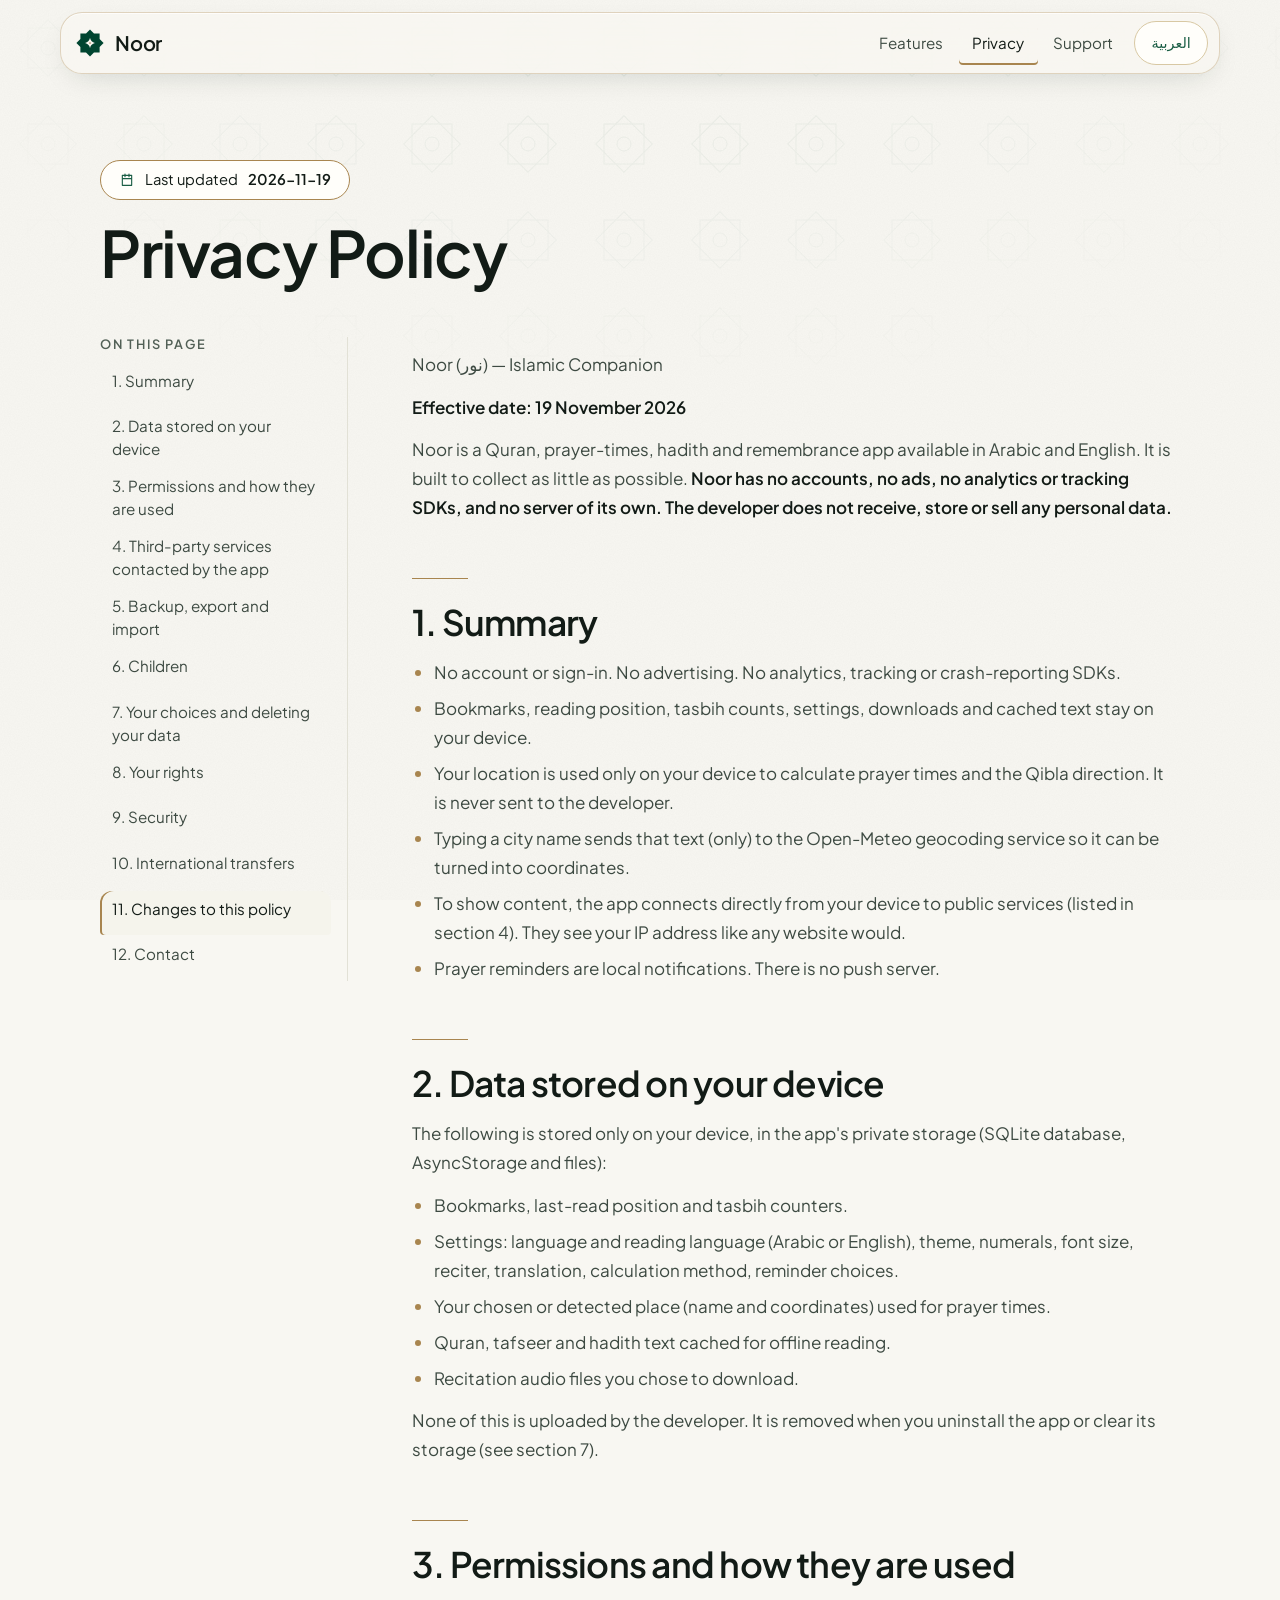
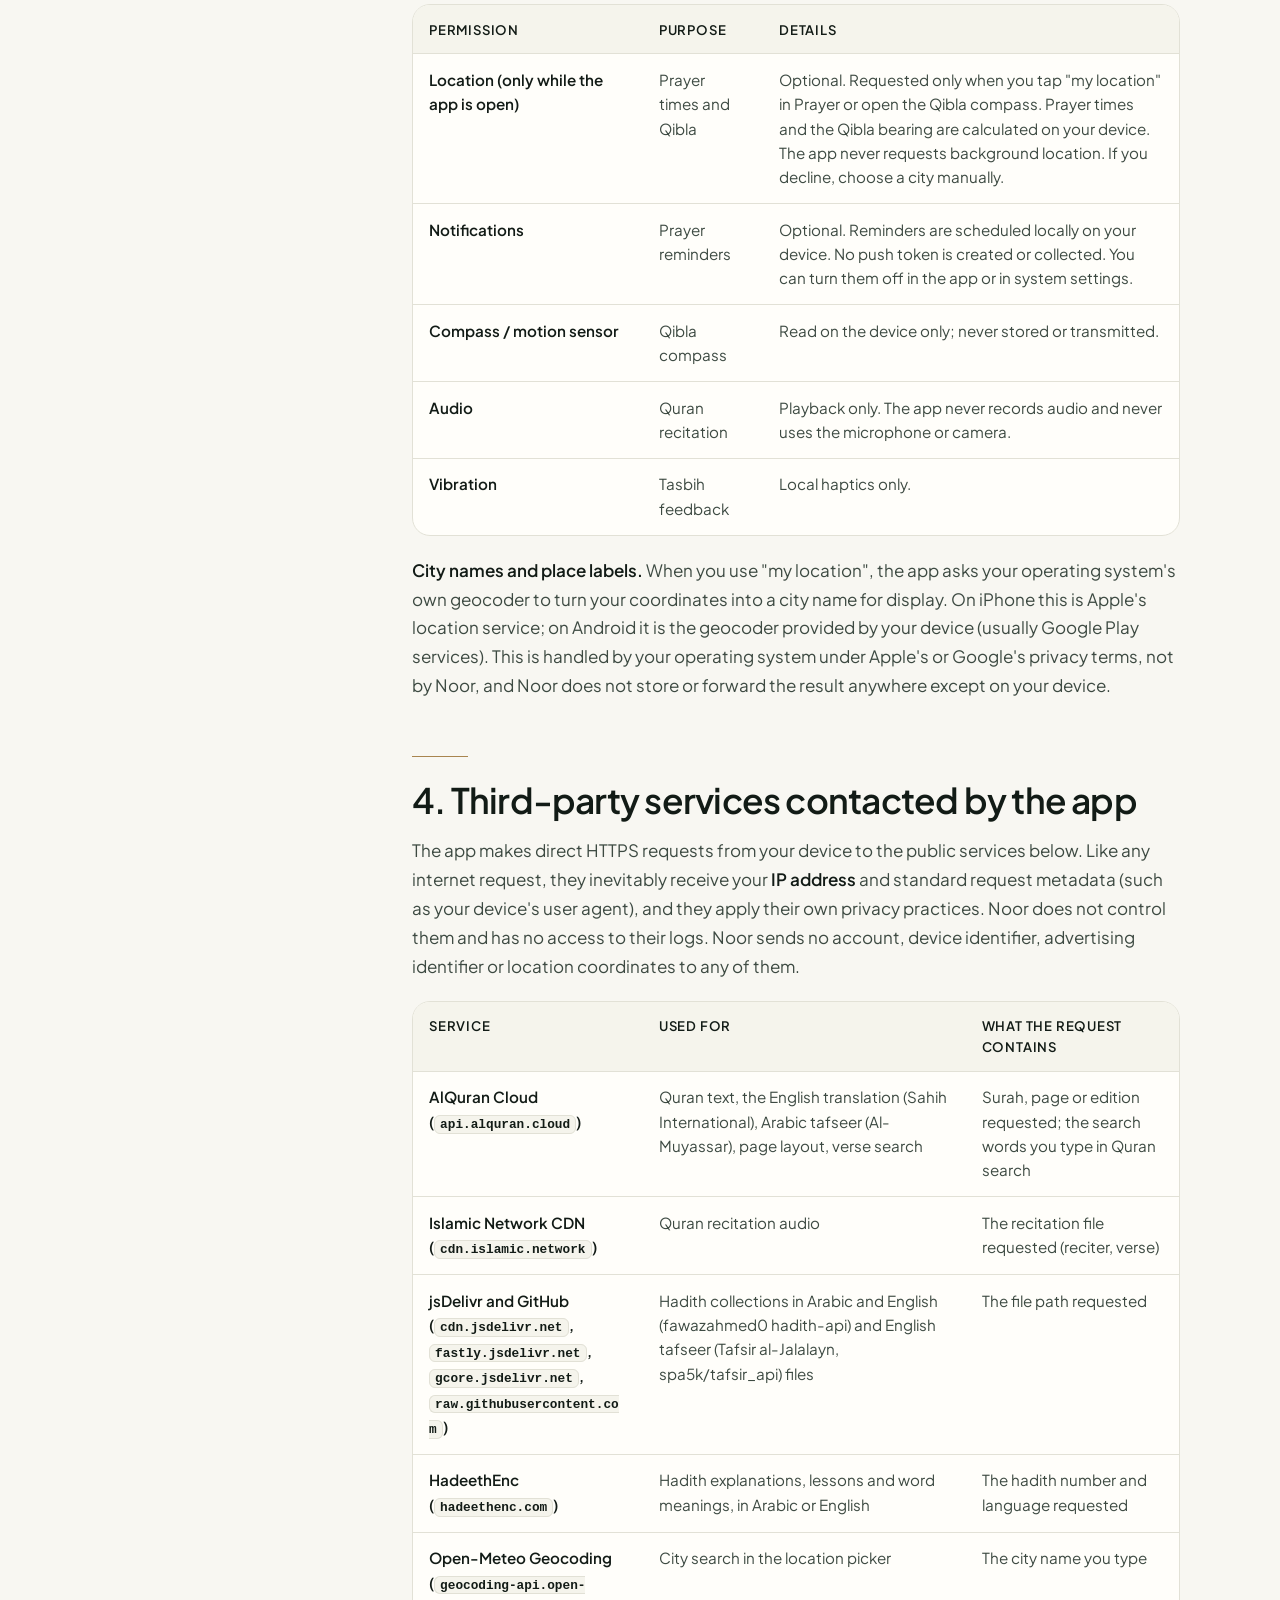
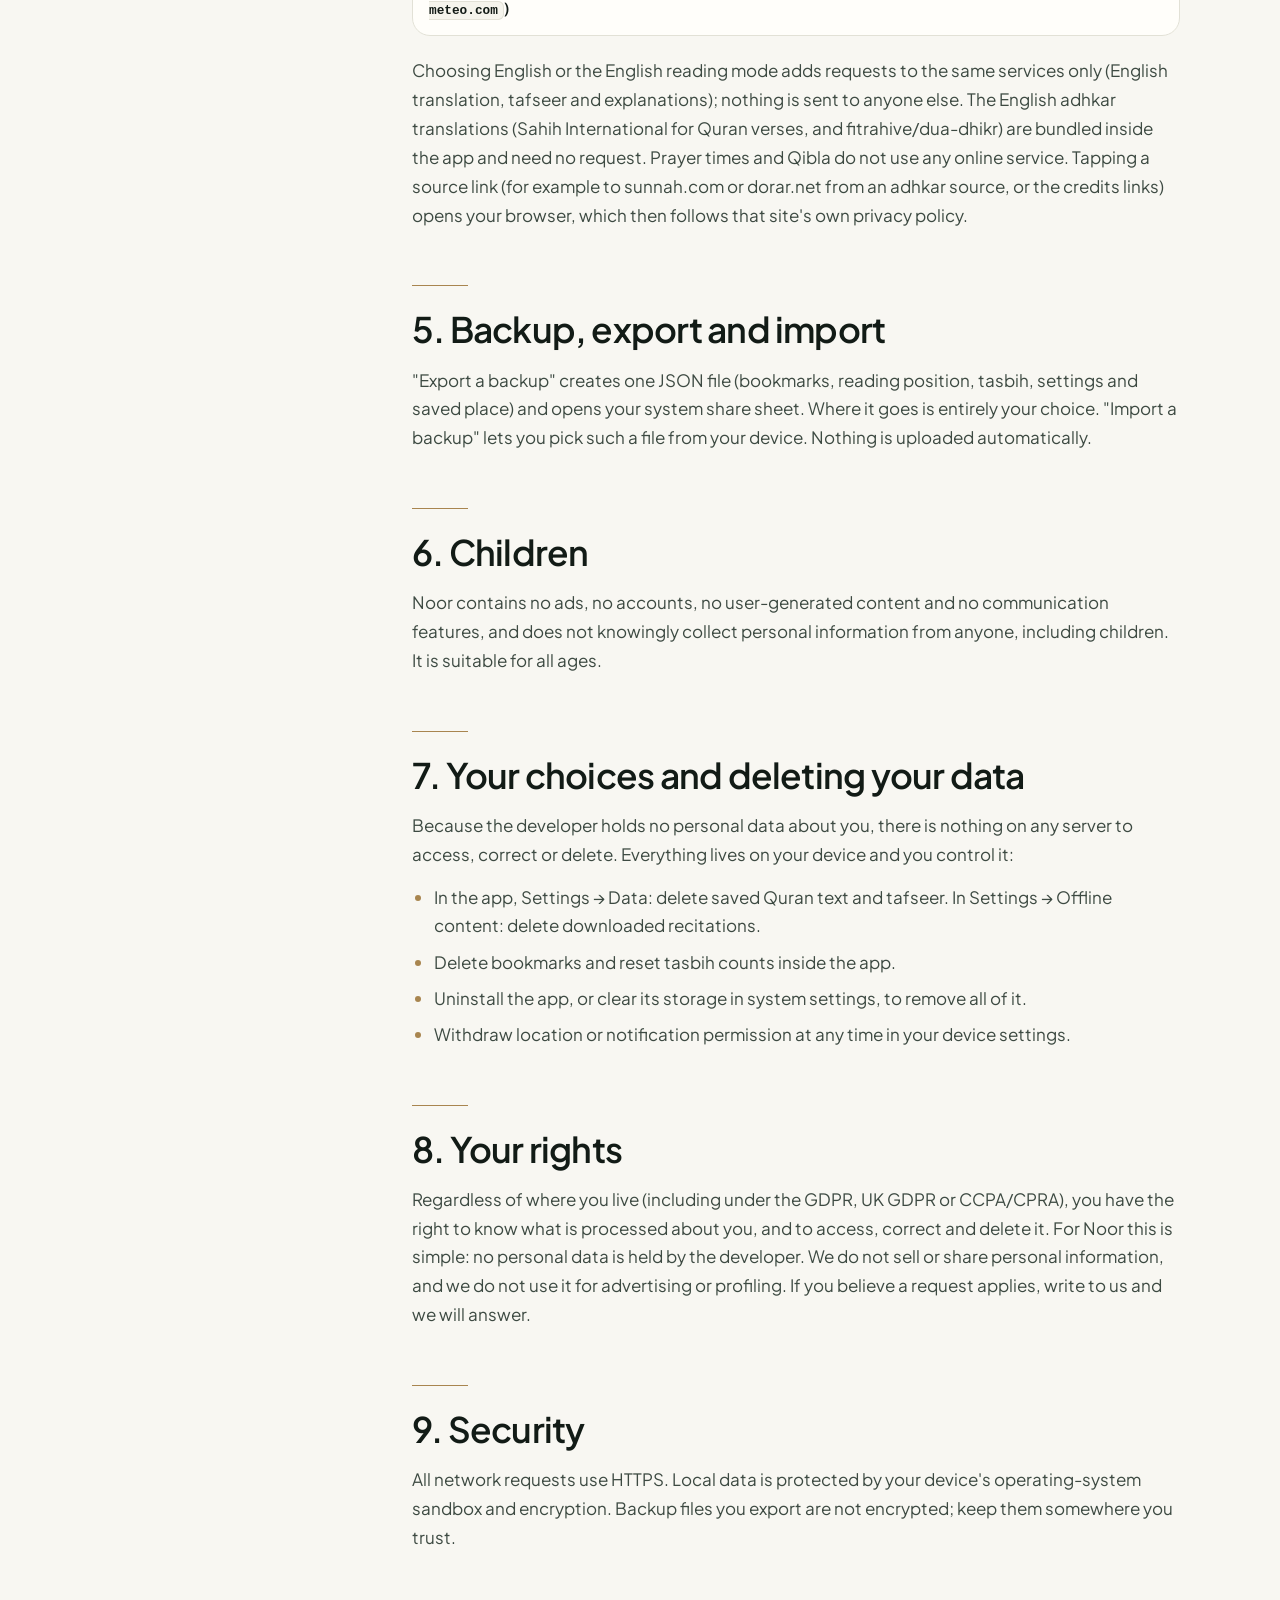
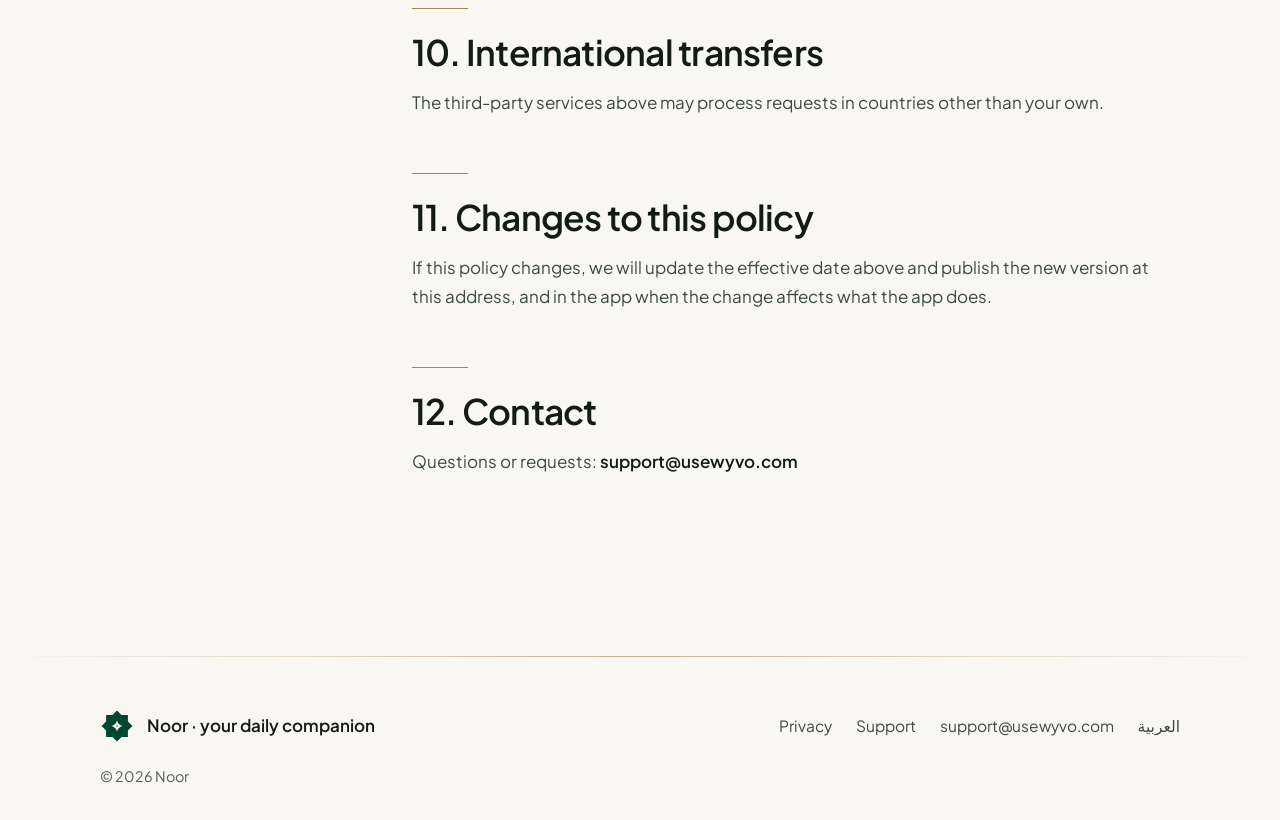
<file: en/privacy.html>
<!doctype html>
<html lang="en" dir="ltr">
<head>
<meta charset="utf-8">
<meta name="viewport" content="width=device-width, initial-scale=1">
<title>Privacy Policy — Noor</title>
<meta name="description" content="Privacy policy of the Noor app: no accounts, no ads, no tracking, and your data stays on your device.">
<meta name="color-scheme" content="light dark">
<meta name="theme-color" content="#f8f7f2" media="(prefers-color-scheme: light)">
<meta name="theme-color" content="#07100d" media="(prefers-color-scheme: dark)">
<link rel="canonical" href="https://c974.github.io/noor-site/en/privacy.html">
<link rel="alternate" hreflang="ar" href="https://c974.github.io/noor-site/privacy.html">
<link rel="alternate" hreflang="en" href="https://c974.github.io/noor-site/en/privacy.html">
<link rel="alternate" hreflang="x-default" href="https://c974.github.io/noor-site/privacy.html">
<meta property="og:type" content="website">
<meta property="og:site_name" content="Noor — Islamic Companion">
<meta property="og:title" content="Privacy Policy — Noor">
<meta property="og:description" content="Privacy policy of the Noor app: no accounts, no ads, no tracking, and your data stays on your device.">
<meta property="og:url" content="https://c974.github.io/noor-site/en/privacy.html">
<meta property="og:locale" content="en_US">
<meta property="og:image" content="https://c974.github.io/noor-site/assets/og.png">
<meta property="og:image:width" content="1200">
<meta property="og:image:height" content="630">
<meta property="og:image:alt" content="Noor — Islamic Companion">
<meta name="twitter:card" content="summary_large_image">
<meta name="twitter:title" content="Privacy Policy — Noor">
<meta name="twitter:description" content="Privacy policy of the Noor app: no accounts, no ads, no tracking, and your data stays on your device.">
<meta name="twitter:image" content="https://c974.github.io/noor-site/assets/og.png">
<link rel="icon" href="../assets/favicon.svg" type="image/svg+xml">
<link rel="icon" href="../assets/favicon-48.png" sizes="48x48" type="image/png">
<link rel="apple-touch-icon" href="../assets/apple-touch-icon.png">
<link rel="preload" href="../assets/fonts/PlusJakartaSans-Regular.woff2" as="font" type="font/woff2" crossorigin>
<link rel="stylesheet" href="../assets/style.css">
</head>
<body class="privacy">
<a class="skip" href="#main">Skip to content</a>
<div class="atmos" aria-hidden="true"></div><div class="grain" aria-hidden="true"></div>
<header class="site-header">
<div class="bar">
<a class="brand" href="index.html" aria-label="Noor — Islamic Companion"><svg class="mark" viewBox="0 0 512 512" aria-hidden="true" focusable="false"><path fill="currentColor" fill-rule="evenodd" d="M256.00 24.00 L323.95 91.95 L420.05 91.95 L420.05 188.05 L488.00 256.00 L420.05 323.95 L420.05 420.05 L323.95 420.05 L256.00 488.00 L188.05 420.05 L91.95 420.05 L91.95 323.95 L24.00 256.00 L91.95 188.05 L91.95 91.95 L188.05 91.95Z M256.00 172.48 Q272.70 239.30 339.52 256.00 Q272.70 272.70 256.00 339.52 Q239.30 272.70 172.48 256.00 Q239.30 239.30 256.00 172.48Z"/><circle cx="256" cy="256" r="14.4" fill="var(--gold)"/></svg><span class="brand-name">Noor</span></a>
<nav aria-label="Main navigation"><a class="nav-opt" href="index.html#features">Features</a><a class="" href="privacy.html" aria-current="page">Privacy</a><a class="" href="support.html">Support</a></nav>
<a class="lang" href="../privacy.html" hreflang="ar" lang="ar" aria-label="التبديل إلى العربية">العربية</a>
</div>
</header>
<main id="main">
<div class="wrap">
<header class="doc-top"><span class="chip"><svg viewBox="0 0 24 24" aria-hidden="true"><path d="M5 5h14v15H5zM5 10h14M9 3v4M15 3v4"/></svg><span>Last updated</span><time datetime="2026-11-19" dir="ltr">2026-11-19</time></span><h1>Privacy Policy</h1></header>
<div class="doc-layout">
<details class="toc-m"><summary>On this page</summary><ol><li><a href="#1-summary">1. Summary</a></li><li><a href="#2-data-stored-on-your-device">2. Data stored on your device</a></li><li><a href="#3-permissions-and-how-they-are-used">3. Permissions and how they are used</a></li><li><a href="#4-third-party-services-contacted-by-the-app">4. Third-party services contacted by the app</a></li><li><a href="#5-backup-export-and-import">5. Backup, export and import</a></li><li><a href="#6-children">6. Children</a></li><li><a href="#7-your-choices-and-deleting-your-data">7. Your choices and deleting your data</a></li><li><a href="#8-your-rights">8. Your rights</a></li><li><a href="#9-security">9. Security</a></li><li><a href="#10-international-transfers">10. International transfers</a></li><li><a href="#11-changes-to-this-policy">11. Changes to this policy</a></li><li><a href="#12-contact">12. Contact</a></li></ol></details>
<nav class="toc" aria-label="On this page"><h2>On this page</h2><ol><li><a href="#1-summary">1. Summary</a></li><li><a href="#2-data-stored-on-your-device">2. Data stored on your device</a></li><li><a href="#3-permissions-and-how-they-are-used">3. Permissions and how they are used</a></li><li><a href="#4-third-party-services-contacted-by-the-app">4. Third-party services contacted by the app</a></li><li><a href="#5-backup-export-and-import">5. Backup, export and import</a></li><li><a href="#6-children">6. Children</a></li><li><a href="#7-your-choices-and-deleting-your-data">7. Your choices and deleting your data</a></li><li><a href="#8-your-rights">8. Your rights</a></li><li><a href="#9-security">9. Security</a></li><li><a href="#10-international-transfers">10. International transfers</a></li><li><a href="#11-changes-to-this-policy">11. Changes to this policy</a></li><li><a href="#12-contact">12. Contact</a></li></ol></nav>
<article class="prose">
<p>Noor (نور) — Islamic Companion</p>
<p><strong>Effective date: 19 November 2026</strong></p>
<p>Noor is a Quran, prayer-times, hadith and remembrance app available in Arabic and English. It is built to collect as little as possible. <strong>Noor has no accounts, no ads, no analytics or tracking SDKs, and no server of its own. The developer does not receive, store or sell any personal data.</strong></p>
<h2 id="1-summary">1. Summary</h2>
<ul><li>No account or sign-in. No advertising. No analytics, tracking or crash-reporting SDKs.</li><li>Bookmarks, reading position, tasbih counts, settings, downloads and cached text stay on your device.</li><li>Your location is used only on your device to calculate prayer times and the Qibla direction. It is never sent to the developer.</li><li>Typing a city name sends that text (only) to the Open-Meteo geocoding service so it can be turned into coordinates.</li><li>To show content, the app connects directly from your device to public services (listed in section 4). They see your IP address like any website would.</li><li>Prayer reminders are local notifications. There is no push server.</li></ul>
<h2 id="2-data-stored-on-your-device">2. Data stored on your device</h2>
<p>The following is stored only on your device, in the app's private storage (SQLite database, AsyncStorage and files):</p>
<ul><li>Bookmarks, last-read position and tasbih counters.</li><li>Settings: language and reading language (Arabic or English), theme, numerals, font size, reciter, translation, calculation method, reminder choices.</li><li>Your chosen or detected place (name and coordinates) used for prayer times.</li><li>Quran, tafseer and hadith text cached for offline reading.</li><li>Recitation audio files you chose to download.</li></ul>
<p>None of this is uploaded by the developer. It is removed when you uninstall the app or clear its storage (see section 7).</p>
<h2 id="3-permissions-and-how-they-are-used">3. Permissions and how they are used</h2>
<div class="table-wrap"><table><thead><tr><th scope="col">Permission</th><th scope="col">Purpose</th><th scope="col">Details</th></tr></thead><tbody><tr><th scope="row">Location (only while the app is open)</th><td data-label="Purpose">Prayer times and Qibla</td><td data-label="Details">Optional. Requested only when you tap "my location" in Prayer or open the Qibla compass. Prayer times and the Qibla bearing are calculated on your device. The app never requests background location. If you decline, choose a city manually.</td></tr><tr><th scope="row">Notifications</th><td data-label="Purpose">Prayer reminders</td><td data-label="Details">Optional. Reminders are scheduled locally on your device. No push token is created or collected. You can turn them off in the app or in system settings.</td></tr><tr><th scope="row">Compass / motion sensor</th><td data-label="Purpose">Qibla compass</td><td data-label="Details">Read on the device only; never stored or transmitted.</td></tr><tr><th scope="row">Audio</th><td data-label="Purpose">Quran recitation</td><td data-label="Details">Playback only. The app never records audio and never uses the microphone or camera.</td></tr><tr><th scope="row">Vibration</th><td data-label="Purpose">Tasbih feedback</td><td data-label="Details">Local haptics only.</td></tr></tbody></table></div>
<p><strong>City names and place labels.</strong> When you use "my location", the app asks your operating system's own geocoder to turn your coordinates into a city name for display. On iPhone this is Apple's location service; on Android it is the geocoder provided by your device (usually Google Play services). This is handled by your operating system under Apple's or Google's privacy terms, not by Noor, and Noor does not store or forward the result anywhere except on your device.</p>
<h2 id="4-third-party-services-contacted-by-the-app">4. Third-party services contacted by the app</h2>
<p>The app makes direct HTTPS requests from your device to the public services below. Like any internet request, they inevitably receive your <strong>IP address</strong> and standard request metadata (such as your device's user agent), and they apply their own privacy practices. Noor does not control them and has no access to their logs. Noor sends no account, device identifier, advertising identifier or location coordinates to any of them.</p>
<div class="table-wrap"><table><thead><tr><th scope="col">Service</th><th scope="col">Used for</th><th scope="col">What the request contains</th></tr></thead><tbody><tr><th scope="row">AlQuran Cloud (<code>api.alquran.cloud</code>)</th><td data-label="Used for">Quran text, the English translation (Sahih International), Arabic tafseer (Al-Muyassar), page layout, verse search</td><td data-label="What the request contains">Surah, page or edition requested; the search words you type in Quran search</td></tr><tr><th scope="row">Islamic Network CDN (<code>cdn.islamic.network</code>)</th><td data-label="Used for">Quran recitation audio</td><td data-label="What the request contains">The recitation file requested (reciter, verse)</td></tr><tr><th scope="row">jsDelivr and GitHub (<code>cdn.jsdelivr.net</code>, <code>fastly.jsdelivr.net</code>, <code>gcore.jsdelivr.net</code>, <code>raw.githubusercontent.com</code>)</th><td data-label="Used for">Hadith collections in Arabic and English (fawazahmed0 hadith-api) and English tafseer (Tafsir al-Jalalayn, spa5k/tafsir_api) files</td><td data-label="What the request contains">The file path requested</td></tr><tr><th scope="row">HadeethEnc (<code>hadeethenc.com</code>)</th><td data-label="Used for">Hadith explanations, lessons and word meanings, in Arabic or English</td><td data-label="What the request contains">The hadith number and language requested</td></tr><tr><th scope="row">Open-Meteo Geocoding (<code>geocoding-api.open-meteo.com</code>)</th><td data-label="Used for">City search in the location picker</td><td data-label="What the request contains">The city name you type</td></tr></tbody></table></div>
<p>Choosing English or the English reading mode adds requests to the same services only (English translation, tafseer and explanations); nothing is sent to anyone else. The English adhkar translations (Sahih International for Quran verses, and fitrahive/dua-dhikr) are bundled inside the app and need no request. Prayer times and Qibla do not use any online service. Tapping a source link (for example to sunnah.com or dorar.net from an adhkar source, or the credits links) opens your browser, which then follows that site's own privacy policy.</p>
<h2 id="5-backup-export-and-import">5. Backup, export and import</h2>
<p>"Export a backup" creates one JSON file (bookmarks, reading position, tasbih, settings and saved place) and opens your system share sheet. Where it goes is entirely your choice. "Import a backup" lets you pick such a file from your device. Nothing is uploaded automatically.</p>
<h2 id="6-children">6. Children</h2>
<p>Noor contains no ads, no accounts, no user-generated content and no communication features, and does not knowingly collect personal information from anyone, including children. It is suitable for all ages.</p>
<h2 id="7-your-choices-and-deleting-your-data">7. Your choices and deleting your data</h2>
<p>Because the developer holds no personal data about you, there is nothing on any server to access, correct or delete. Everything lives on your device and you control it:</p>
<ul><li>In the app, Settings → Data: delete saved Quran text and tafseer. In Settings → Offline content: delete downloaded recitations.</li><li>Delete bookmarks and reset tasbih counts inside the app.</li><li>Uninstall the app, or clear its storage in system settings, to remove all of it.</li><li>Withdraw location or notification permission at any time in your device settings.</li></ul>
<h2 id="8-your-rights">8. Your rights</h2>
<p>Regardless of where you live (including under the GDPR, UK GDPR or CCPA/CPRA), you have the right to know what is processed about you, and to access, correct and delete it. For Noor this is simple: no personal data is held by the developer. We do not sell or share personal information, and we do not use it for advertising or profiling. If you believe a request applies, write to us and we will answer.</p>
<h2 id="9-security">9. Security</h2>
<p>All network requests use HTTPS. Local data is protected by your device's operating-system sandbox and encryption. Backup files you export are not encrypted; keep them somewhere you trust.</p>
<h2 id="10-international-transfers">10. International transfers</h2>
<p>The third-party services above may process requests in countries other than your own.</p>
<h2 id="11-changes-to-this-policy">11. Changes to this policy</h2>
<p>If this policy changes, we will update the effective date above and publish the new version at this address, and in the app when the change affects what the app does.</p>
<h2 id="12-contact">12. Contact</h2>
<p>Questions or requests: <strong>support@usewyvo.com</strong></p>
</article>
</div>
</div>
</main>
<footer class="site-footer">
<div class="wrap">
<div class="foot-top">
<p class="foot-brand"><svg class="mark" viewBox="0 0 512 512" aria-hidden="true" focusable="false"><path fill="currentColor" fill-rule="evenodd" d="M256.00 24.00 L323.95 91.95 L420.05 91.95 L420.05 188.05 L488.00 256.00 L420.05 323.95 L420.05 420.05 L323.95 420.05 L256.00 488.00 L188.05 420.05 L91.95 420.05 L91.95 323.95 L24.00 256.00 L91.95 188.05 L91.95 91.95 L188.05 91.95Z M256.00 172.48 Q272.70 239.30 339.52 256.00 Q272.70 272.70 256.00 339.52 Q239.30 272.70 172.48 256.00 Q239.30 239.30 256.00 172.48Z"/><circle cx="256" cy="256" r="14.4" fill="var(--gold)"/></svg><span>Noor · your daily companion</span></p>
<ul class="foot-links">
<li><a href="privacy.html">Privacy</a></li>
<li><a href="support.html">Support</a></li>
<li><a href="mailto:support@usewyvo.com"><bdi>support@usewyvo.com</bdi></a></li>
<li><a href="../privacy.html" hreflang="ar" lang="ar" aria-label="التبديل إلى العربية">العربية</a></li>
</ul>
</div>

<p class="fine"><bdi dir="ltr">© 2026 Noor</bdi></p>
</div>
</footer>
<script src="../assets/site.js" defer></script>
</body>
</html>
</file>
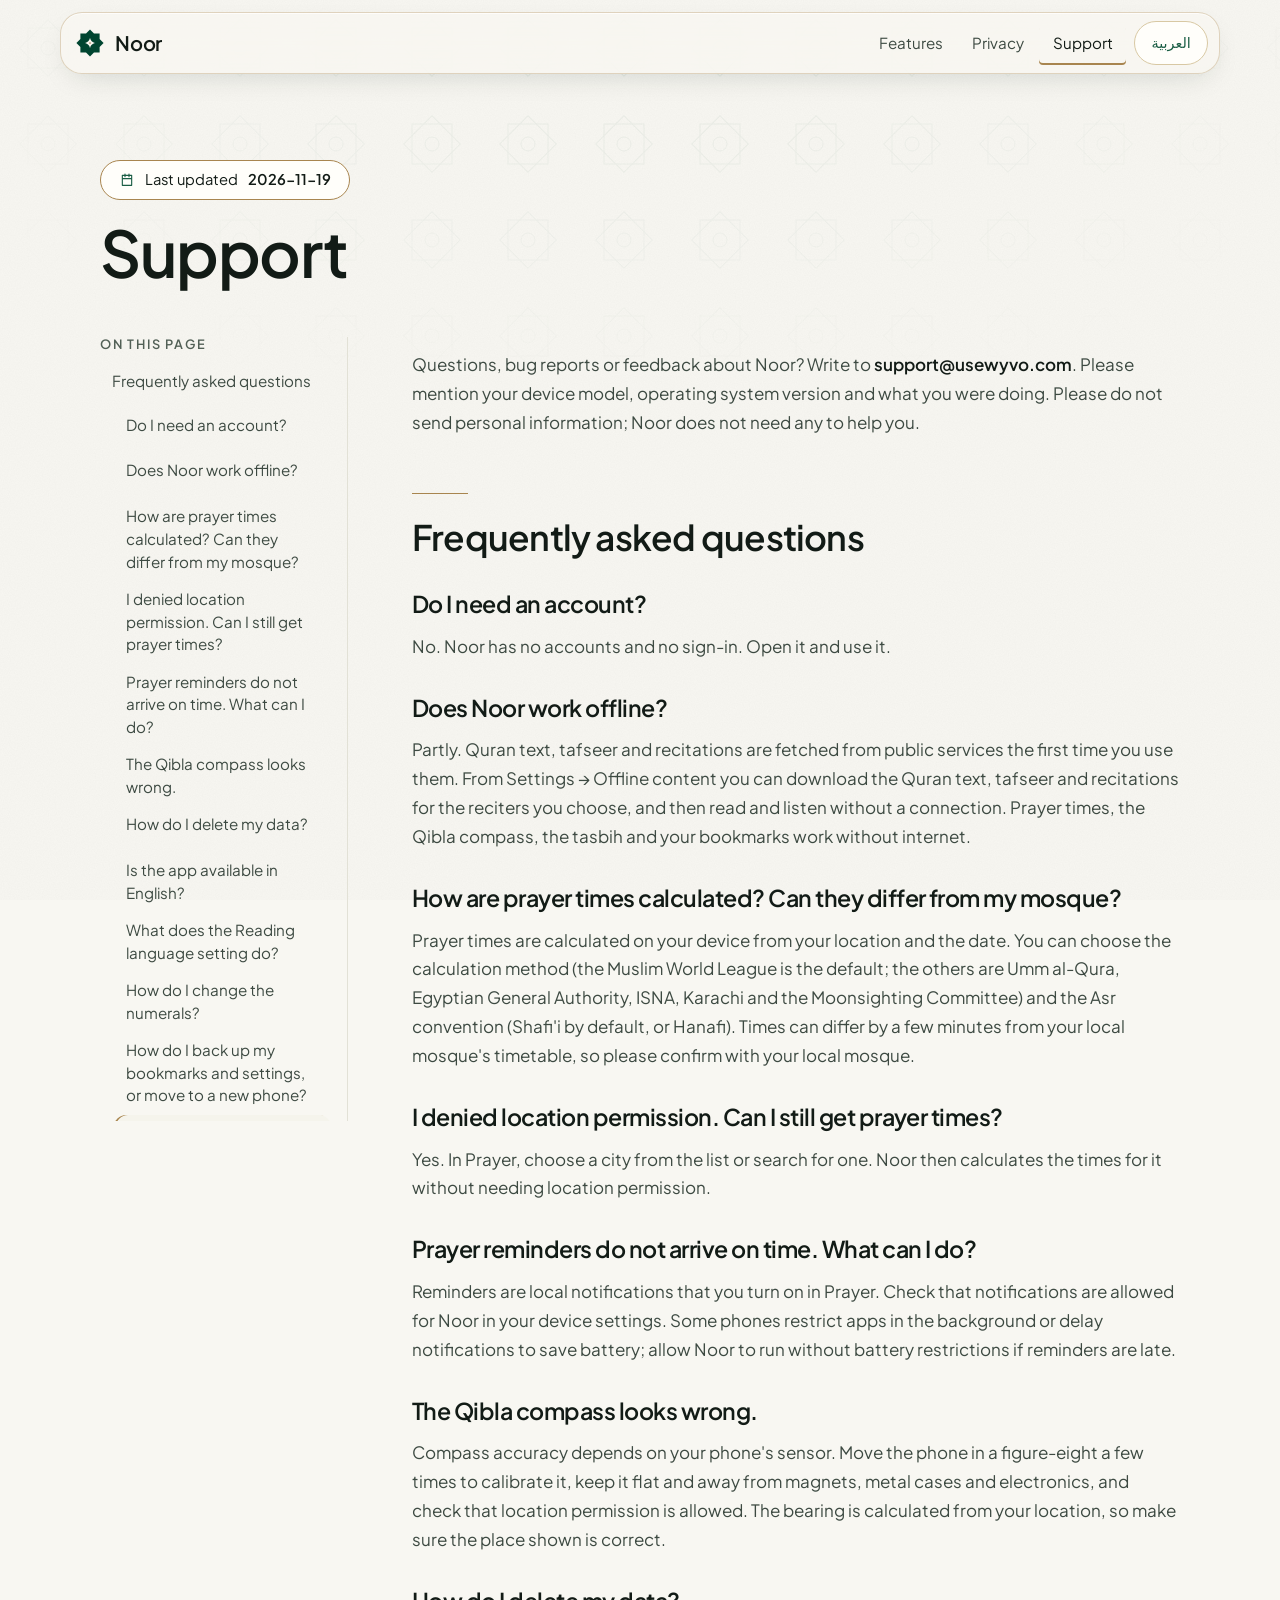
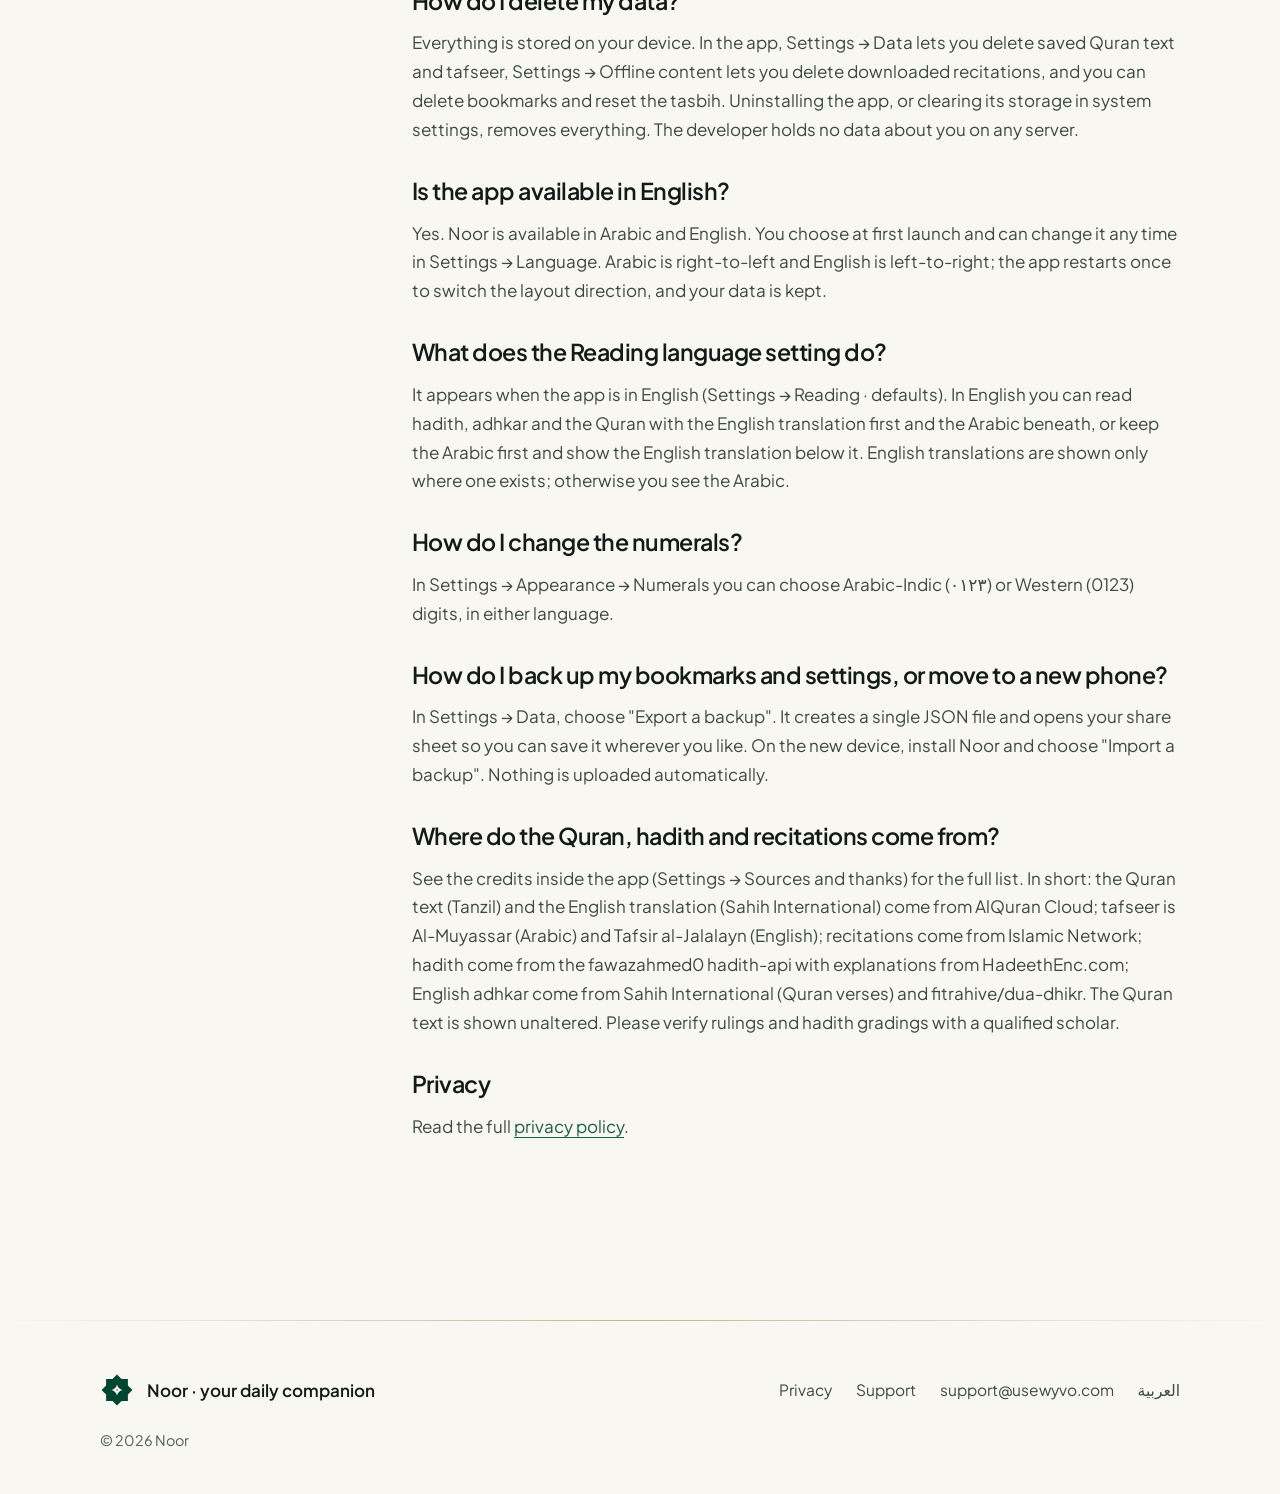
<file: en/support.html>
<!doctype html>
<html lang="en" dir="ltr">
<head>
<meta charset="utf-8">
<meta name="viewport" content="width=device-width, initial-scale=1">
<title>Support — Noor</title>
<meta name="description" content="Noor support and FAQ: language (Arabic and English), offline use, prayer times, Qibla, deleting your data and backups.">
<meta name="color-scheme" content="light dark">
<meta name="theme-color" content="#f8f7f2" media="(prefers-color-scheme: light)">
<meta name="theme-color" content="#07100d" media="(prefers-color-scheme: dark)">
<link rel="canonical" href="https://c974.github.io/noor-site/en/support.html">
<link rel="alternate" hreflang="ar" href="https://c974.github.io/noor-site/support.html">
<link rel="alternate" hreflang="en" href="https://c974.github.io/noor-site/en/support.html">
<link rel="alternate" hreflang="x-default" href="https://c974.github.io/noor-site/support.html">
<meta property="og:type" content="website">
<meta property="og:site_name" content="Noor — Islamic Companion">
<meta property="og:title" content="Support — Noor">
<meta property="og:description" content="Noor support and FAQ: language (Arabic and English), offline use, prayer times, Qibla, deleting your data and backups.">
<meta property="og:url" content="https://c974.github.io/noor-site/en/support.html">
<meta property="og:locale" content="en_US">
<meta property="og:image" content="https://c974.github.io/noor-site/assets/og.png">
<meta property="og:image:width" content="1200">
<meta property="og:image:height" content="630">
<meta property="og:image:alt" content="Noor — Islamic Companion">
<meta name="twitter:card" content="summary_large_image">
<meta name="twitter:title" content="Support — Noor">
<meta name="twitter:description" content="Noor support and FAQ: language (Arabic and English), offline use, prayer times, Qibla, deleting your data and backups.">
<meta name="twitter:image" content="https://c974.github.io/noor-site/assets/og.png">
<link rel="icon" href="../assets/favicon.svg" type="image/svg+xml">
<link rel="icon" href="../assets/favicon-48.png" sizes="48x48" type="image/png">
<link rel="apple-touch-icon" href="../assets/apple-touch-icon.png">
<link rel="preload" href="../assets/fonts/PlusJakartaSans-Regular.woff2" as="font" type="font/woff2" crossorigin>
<link rel="stylesheet" href="../assets/style.css">
</head>
<body class="support">
<a class="skip" href="#main">Skip to content</a>
<div class="atmos" aria-hidden="true"></div><div class="grain" aria-hidden="true"></div>
<header class="site-header">
<div class="bar">
<a class="brand" href="index.html" aria-label="Noor — Islamic Companion"><svg class="mark" viewBox="0 0 512 512" aria-hidden="true" focusable="false"><path fill="currentColor" fill-rule="evenodd" d="M256.00 24.00 L323.95 91.95 L420.05 91.95 L420.05 188.05 L488.00 256.00 L420.05 323.95 L420.05 420.05 L323.95 420.05 L256.00 488.00 L188.05 420.05 L91.95 420.05 L91.95 323.95 L24.00 256.00 L91.95 188.05 L91.95 91.95 L188.05 91.95Z M256.00 172.48 Q272.70 239.30 339.52 256.00 Q272.70 272.70 256.00 339.52 Q239.30 272.70 172.48 256.00 Q239.30 239.30 256.00 172.48Z"/><circle cx="256" cy="256" r="14.4" fill="var(--gold)"/></svg><span class="brand-name">Noor</span></a>
<nav aria-label="Main navigation"><a class="nav-opt" href="index.html#features">Features</a><a class="" href="privacy.html">Privacy</a><a class="" href="support.html" aria-current="page">Support</a></nav>
<a class="lang" href="../support.html" hreflang="ar" lang="ar" aria-label="التبديل إلى العربية">العربية</a>
</div>
</header>
<main id="main">
<div class="wrap">
<header class="doc-top"><span class="chip"><svg viewBox="0 0 24 24" aria-hidden="true"><path d="M5 5h14v15H5zM5 10h14M9 3v4M15 3v4"/></svg><span>Last updated</span><time datetime="2026-11-19" dir="ltr">2026-11-19</time></span><h1>Support</h1></header>
<div class="doc-layout">
<details class="toc-m"><summary>On this page</summary><ol><li><a href="#frequently-asked-questions">Frequently asked questions</a><ol><li><a href="#do-i-need-an-account">Do I need an account?</a></li><li><a href="#does-noor-work-offline">Does Noor work offline?</a></li><li><a href="#how-are-prayer-times-calculated-can-they-differ-from-my-mosque">How are prayer times calculated? Can they differ from my mosque?</a></li><li><a href="#i-denied-location-permission-can-i-still-get-prayer-times">I denied location permission. Can I still get prayer times?</a></li><li><a href="#prayer-reminders-do-not-arrive-on-time-what-can-i-do">Prayer reminders do not arrive on time. What can I do?</a></li><li><a href="#the-qibla-compass-looks-wrong">The Qibla compass looks wrong.</a></li><li><a href="#how-do-i-delete-my-data">How do I delete my data?</a></li><li><a href="#is-the-app-available-in-english">Is the app available in English?</a></li><li><a href="#what-does-the-reading-language-setting-do">What does the Reading language setting do?</a></li><li><a href="#how-do-i-change-the-numerals">How do I change the numerals?</a></li><li><a href="#how-do-i-back-up-my-bookmarks-and-settings-or-move-to-a-new-phone">How do I back up my bookmarks and settings, or move to a new phone?</a></li><li><a href="#where-do-the-quran-hadith-and-recitations-come-from">Where do the Quran, hadith and recitations come from?</a></li><li><a href="#privacy">Privacy</a></li></ol></li></ol></details>
<nav class="toc" aria-label="On this page"><h2>On this page</h2><ol><li><a href="#frequently-asked-questions">Frequently asked questions</a><ol><li><a href="#do-i-need-an-account">Do I need an account?</a></li><li><a href="#does-noor-work-offline">Does Noor work offline?</a></li><li><a href="#how-are-prayer-times-calculated-can-they-differ-from-my-mosque">How are prayer times calculated? Can they differ from my mosque?</a></li><li><a href="#i-denied-location-permission-can-i-still-get-prayer-times">I denied location permission. Can I still get prayer times?</a></li><li><a href="#prayer-reminders-do-not-arrive-on-time-what-can-i-do">Prayer reminders do not arrive on time. What can I do?</a></li><li><a href="#the-qibla-compass-looks-wrong">The Qibla compass looks wrong.</a></li><li><a href="#how-do-i-delete-my-data">How do I delete my data?</a></li><li><a href="#is-the-app-available-in-english">Is the app available in English?</a></li><li><a href="#what-does-the-reading-language-setting-do">What does the Reading language setting do?</a></li><li><a href="#how-do-i-change-the-numerals">How do I change the numerals?</a></li><li><a href="#how-do-i-back-up-my-bookmarks-and-settings-or-move-to-a-new-phone">How do I back up my bookmarks and settings, or move to a new phone?</a></li><li><a href="#where-do-the-quran-hadith-and-recitations-come-from">Where do the Quran, hadith and recitations come from?</a></li><li><a href="#privacy">Privacy</a></li></ol></li></ol></nav>
<article class="prose">
<p>Questions, bug reports or feedback about Noor? Write to <strong>support@usewyvo.com</strong>. Please mention your device model, operating system version and what you were doing. Please do not send personal information; Noor does not need any to help you.</p>
<h2 id="frequently-asked-questions">Frequently asked questions</h2>
<h3 id="do-i-need-an-account">Do I need an account?</h3>
<p>No. Noor has no accounts and no sign-in. Open it and use it.</p>
<h3 id="does-noor-work-offline">Does Noor work offline?</h3>
<p>Partly. Quran text, tafseer and recitations are fetched from public services the first time you use them. From Settings → Offline content you can download the Quran text, tafseer and recitations for the reciters you choose, and then read and listen without a connection. Prayer times, the Qibla compass, the tasbih and your bookmarks work without internet.</p>
<h3 id="how-are-prayer-times-calculated-can-they-differ-from-my-mosque">How are prayer times calculated? Can they differ from my mosque?</h3>
<p>Prayer times are calculated on your device from your location and the date. You can choose the calculation method (the Muslim World League is the default; the others are Umm al-Qura, Egyptian General Authority, ISNA, Karachi and the Moonsighting Committee) and the Asr convention (Shafi'i by default, or Hanafi). Times can differ by a few minutes from your local mosque's timetable, so please confirm with your local mosque.</p>
<h3 id="i-denied-location-permission-can-i-still-get-prayer-times">I denied location permission. Can I still get prayer times?</h3>
<p>Yes. In Prayer, choose a city from the list or search for one. Noor then calculates the times for it without needing location permission.</p>
<h3 id="prayer-reminders-do-not-arrive-on-time-what-can-i-do">Prayer reminders do not arrive on time. What can I do?</h3>
<p>Reminders are local notifications that you turn on in Prayer. Check that notifications are allowed for Noor in your device settings. Some phones restrict apps in the background or delay notifications to save battery; allow Noor to run without battery restrictions if reminders are late.</p>
<h3 id="the-qibla-compass-looks-wrong">The Qibla compass looks wrong.</h3>
<p>Compass accuracy depends on your phone's sensor. Move the phone in a figure-eight a few times to calibrate it, keep it flat and away from magnets, metal cases and electronics, and check that location permission is allowed. The bearing is calculated from your location, so make sure the place shown is correct.</p>
<h3 id="how-do-i-delete-my-data">How do I delete my data?</h3>
<p>Everything is stored on your device. In the app, Settings → Data lets you delete saved Quran text and tafseer, Settings → Offline content lets you delete downloaded recitations, and you can delete bookmarks and reset the tasbih. Uninstalling the app, or clearing its storage in system settings, removes everything. The developer holds no data about you on any server.</p>
<h3 id="is-the-app-available-in-english">Is the app available in English?</h3>
<p>Yes. Noor is available in Arabic and English. You choose at first launch and can change it any time in Settings → Language. Arabic is right-to-left and English is left-to-right; the app restarts once to switch the layout direction, and your data is kept.</p>
<h3 id="what-does-the-reading-language-setting-do">What does the Reading language setting do?</h3>
<p>It appears when the app is in English (Settings → Reading · defaults). In English you can read hadith, adhkar and the Quran with the English translation first and the Arabic beneath, or keep the Arabic first and show the English translation below it. English translations are shown only where one exists; otherwise you see the Arabic.</p>
<h3 id="how-do-i-change-the-numerals">How do I change the numerals?</h3>
<p>In Settings → Appearance → Numerals you can choose Arabic-Indic (٠١٢٣) or Western (0123) digits, in either language.</p>
<h3 id="how-do-i-back-up-my-bookmarks-and-settings-or-move-to-a-new-phone">How do I back up my bookmarks and settings, or move to a new phone?</h3>
<p>In Settings → Data, choose "Export a backup". It creates a single JSON file and opens your share sheet so you can save it wherever you like. On the new device, install Noor and choose "Import a backup". Nothing is uploaded automatically.</p>
<h3 id="where-do-the-quran-hadith-and-recitations-come-from">Where do the Quran, hadith and recitations come from?</h3>
<p>See the credits inside the app (Settings → Sources and thanks) for the full list. In short: the Quran text (Tanzil) and the English translation (Sahih International) come from AlQuran Cloud; tafseer is Al-Muyassar (Arabic) and Tafsir al-Jalalayn (English); recitations come from Islamic Network; hadith come from the fawazahmed0 hadith-api with explanations from HadeethEnc.com; English adhkar come from Sahih International (Quran verses) and fitrahive/dua-dhikr. The Quran text is shown unaltered. Please verify rulings and hadith gradings with a qualified scholar.</p>
<h3 id="privacy">Privacy</h3>
<p>Read the full <a href="privacy.html">privacy policy</a>.</p>
</article>
</div>
</div>
</main>
<footer class="site-footer">
<div class="wrap">
<div class="foot-top">
<p class="foot-brand"><svg class="mark" viewBox="0 0 512 512" aria-hidden="true" focusable="false"><path fill="currentColor" fill-rule="evenodd" d="M256.00 24.00 L323.95 91.95 L420.05 91.95 L420.05 188.05 L488.00 256.00 L420.05 323.95 L420.05 420.05 L323.95 420.05 L256.00 488.00 L188.05 420.05 L91.95 420.05 L91.95 323.95 L24.00 256.00 L91.95 188.05 L91.95 91.95 L188.05 91.95Z M256.00 172.48 Q272.70 239.30 339.52 256.00 Q272.70 272.70 256.00 339.52 Q239.30 272.70 172.48 256.00 Q239.30 239.30 256.00 172.48Z"/><circle cx="256" cy="256" r="14.4" fill="var(--gold)"/></svg><span>Noor · your daily companion</span></p>
<ul class="foot-links">
<li><a href="privacy.html">Privacy</a></li>
<li><a href="support.html">Support</a></li>
<li><a href="mailto:support@usewyvo.com"><bdi>support@usewyvo.com</bdi></a></li>
<li><a href="../support.html" hreflang="ar" lang="ar" aria-label="التبديل إلى العربية">العربية</a></li>
</ul>
</div>

<p class="fine"><bdi dir="ltr">© 2026 Noor</bdi></p>
</div>
</footer>
<script src="../assets/site.js" defer></script>
</body>
</html>
</file>
<file: assets/style.css>
/* Noor site. Sacred Simplicity, luxury edition: deep green, warm paper, gold hairlines (ornament only, never text).
   Self-hosted fonts only (SIL OFL, see assets/fonts/OFL-*.txt). No external requests. */
@font-face{font-family:"Scheherazade New";src:url(fonts/ScheherazadeNew-Regular.woff2) format("woff2");font-weight:400;font-display:swap}
@font-face{font-family:"Noto Naskh Arabic";src:url(fonts/NotoNaskhArabic-Regular.woff2) format("woff2");font-weight:400;font-display:swap}
@font-face{font-family:"Noto Naskh Arabic";src:url(fonts/NotoNaskhArabic-SemiBold.woff2) format("woff2");font-weight:600 700;font-display:swap}
@font-face{font-family:"Plus Jakarta Sans";src:url(fonts/PlusJakartaSans-Regular.woff2) format("woff2");font-weight:400;font-display:swap}
@font-face{font-family:"Plus Jakarta Sans";src:url(fonts/PlusJakartaSans-SemiBold.woff2) format("woff2");font-weight:600 700;font-display:swap}
@font-face{font-family:"Noor Latin";src:url(fonts/PlusJakartaSans-Regular.woff2) format("woff2");font-weight:400;font-display:swap;unicode-range:U+0041-005A,U+0061-007A}
@font-face{font-family:"Noor Latin";src:url(fonts/PlusJakartaSans-SemiBold.woff2) format("woff2");font-weight:600 700;font-display:swap;unicode-range:U+0041-005A,U+0061-007A}

:root{
  color-scheme:light dark;
  --bg:#f8f7f2;--bg2:#f1f0e7;--surface:#fffefa;--surface2:#f5f4ec;--ink:#121b16;--text2:#3d4a42;--muted:#526056;
  --green:#1b5e45;--deep:#004530;--deep-2:#06301f;--on-deep:#fbf9f1;--on-deep-2:#cfddd3;
  --line:#e2e1d6;--gold:#a8854f;--gold-soft:#d8c8a3;--focus:#1b5e45;
  --glass:rgba(248,247,242,.74);--glass-line:rgba(168,133,79,.32);
  --glow:rgba(27,94,69,.20);--tile-hi:rgba(255,255,255,.7);
  --shadow-float:0 1px 0 rgba(255,255,255,.7) inset,0 10px 30px -12px rgba(0,40,28,.18);
  --grain:url("data:image/svg+xml,%3Csvg xmlns='http://www.w3.org/2000/svg' width='160' height='160'%3E%3Cfilter id='n'%3E%3CfeTurbulence type='fractalNoise' baseFrequency='.85' numOctaves='2' stitchTiles='stitch'/%3E%3CfeColorMatrix values='0 0 0 0 0 0 0 0 0 0 0 0 0 0 0 0 0 0 .55 0'/%3E%3C/filter%3E%3Crect width='100%25' height='100%25' filter='url(%23n)'/%3E%3C/svg%3E");
  --grain-op:.045;
  --ar-display:"Noor Latin","Scheherazade New","Noto Naskh Arabic",serif;
  --ar-body:"Noor Latin","Noto Naskh Arabic","Scheherazade New",serif;
  --lat:"Plus Jakarta Sans",system-ui,-apple-system,"Segoe UI",Roboto,sans-serif;
  --maxw:1160px;--hdr:84px;--s:1;
  --khatam:url("data:image/svg+xml,%3Csvg xmlns='http://www.w3.org/2000/svg' width='96' height='96' viewBox='0 0 96 96' fill='none' stroke='%23000' stroke-width='1'%3E%3Crect x='28' y='28' width='40' height='40'/%3E%3Crect x='28' y='28' width='40' height='40' transform='rotate(45 48 48)'/%3E%3Ccircle cx='48' cy='48' r='7'/%3E%3C/svg%3E");
}
@media (prefers-color-scheme:dark){
  :root{
    --bg:#07100d;--bg2:#0a1511;--surface:#0e1913;--surface2:#122019;--ink:#ece8dd;--text2:#b9c4ba;--muted:#9aa99d;
    --green:#74c29b;--deep:#0d3a2b;--deep-2:#082a1e;--on-deep:#f3efe3;--on-deep-2:#bdd0c4;
    --line:#1c2b24;--gold:#c9a96e;--gold-soft:#5a4d31;--focus:#8fd3ae;
    --glass:rgba(10,18,14,.72);--glass-line:rgba(201,169,110,.28);
    --glow:rgba(53,150,108,.22);--tile-hi:rgba(255,255,255,.04);
    --shadow-float:0 1px 0 rgba(255,255,255,.05) inset,0 12px 34px -12px rgba(0,0,0,.7);
    --grain:url("data:image/svg+xml,%3Csvg xmlns='http://www.w3.org/2000/svg' width='160' height='160'%3E%3Cfilter id='n'%3E%3CfeTurbulence type='fractalNoise' baseFrequency='.85' numOctaves='2' stitchTiles='stitch'/%3E%3CfeColorMatrix values='0 0 0 0 1 0 0 0 0 1 0 0 0 0 1 0 0 0 .5 0'/%3E%3C/filter%3E%3Crect width='100%25' height='100%25' filter='url(%23n)'/%3E%3C/svg%3E");
    --grain-op:.03;
  }
}
[dir=rtl]{--s:-1}
*,*::before,*::after{box-sizing:border-box}
html{-webkit-text-size-adjust:100%;scroll-behavior:smooth;scroll-padding-top:calc(var(--hdr) + .5rem)}
body{margin:0;background:var(--bg);color:var(--ink);font-family:var(--lat);font-size:1.0625rem;line-height:1.7;-webkit-font-smoothing:antialiased;text-rendering:optimizeLegibility;overflow-x:clip}
html[lang=ar] body{font-family:var(--ar-body);font-size:1.1875rem;line-height:2}
img,svg{max-width:100%;display:block}
img{height:auto}
a{color:var(--green);text-underline-offset:.22em;text-decoration-thickness:1px}
a:hover{text-decoration-thickness:2px}
:focus-visible{outline:2px solid var(--focus);outline-offset:3px;border-radius:6px}
.wrap{width:100%;max-width:var(--maxw);margin-inline:auto;padding-inline:clamp(1.25rem,5vw,2.5rem)}
.narrow{max-width:800px}
.skip{position:absolute;inset-inline-start:1rem;top:-5rem;background:var(--deep);color:var(--on-deep);padding:.65rem 1.1rem;border-radius:10px;z-index:100;text-decoration:none}
.skip:focus{top:1rem}
.fine{font-size:.9rem;color:var(--muted);line-height:1.75;margin:.6rem 0 0}
html[lang=ar] .fine{font-size:1rem}
code{font-family:ui-monospace,Menlo,Consolas,monospace;font-size:.84em;direction:ltr;unicode-bidi:isolate;background:var(--surface2);border:1px solid var(--line);padding:.06em .4em;border-radius:6px;word-break:break-all}
bdi{unicode-bidi:isolate}
.vh{position:absolute;width:1px;height:1px;overflow:hidden;clip-path:inset(50%);white-space:nowrap}

/* headings: Scheherazade New for Arabic display, Plus Jakarta Sans for Latin. Generous line-height so tashkeel never clips. */
h1,h2,h3,h4{margin:0;color:var(--ink);font-weight:600;font-family:var(--lat);letter-spacing:-.022em;line-height:1.14;text-wrap:balance}
html[lang=ar] :is(h1,h2,h3,h4){font-family:var(--ar-display);font-weight:400;letter-spacing:0;line-height:1.55;font-synthesis:none}
h2{font-size:clamp(1.9rem,1.2rem + 2.6vw,3.1rem)}
h3{font-size:clamp(1.2rem,1.05rem + .5vw,1.45rem);line-height:1.25}
html[lang=ar] h2{font-size:clamp(2.2rem,1.4rem + 3vw,3.6rem)}
html[lang=ar] h3{font-size:clamp(1.55rem,1.3rem + .7vw,1.9rem);line-height:1.5}
p{margin:0}

/* atmosphere: khatam grid (well under 3% visual weight), radial light, fine grain */
.atmos{position:fixed;inset:0;z-index:-2;pointer-events:none;background:radial-gradient(ellipse 90% 70% at 50% 0%,var(--green),transparent 72%);opacity:.075;-webkit-mask:var(--khatam) 0 0/96px 96px repeat;mask:var(--khatam) 0 0/96px 96px repeat}
.grain{position:fixed;inset:0;z-index:-1;pointer-events:none;background:var(--grain);background-size:160px 160px;opacity:var(--grain-op)}

/* header: floating glass bar that shrinks slightly on scroll (CSS scroll-driven where supported) */
.site-header{position:sticky;top:0;z-index:50;height:var(--hdr);pointer-events:none}
.bar{pointer-events:auto;display:flex;align-items:center;gap:.5rem;height:62px;margin:12px auto 0;width:min(100% - 1.25rem,var(--maxw));padding-inline:.9rem .7rem;border-radius:22px;background:var(--glass);border:1px solid var(--glass-line);-webkit-backdrop-filter:saturate(1.5) blur(18px);backdrop-filter:saturate(1.5) blur(18px);box-shadow:var(--shadow-float)}
@supports not ((backdrop-filter:blur(1px)) or (-webkit-backdrop-filter:blur(1px))){.bar{background:var(--bg)}}
@keyframes shrink{to{height:52px;margin-top:8px;border-radius:18px}}
@supports (animation-timeline:scroll()){@media (prefers-reduced-motion:no-preference){.bar{animation:shrink linear both;animation-timeline:scroll(root);animation-range:0 140px}}}
.brand{display:inline-flex;align-items:center;gap:.6rem;text-decoration:none;color:var(--deep);margin-inline-end:auto;min-height:44px;border-radius:12px}
.mark{width:30px;height:30px;color:var(--deep);flex:none}
@media (prefers-color-scheme:dark){.mark{color:var(--green)}.brand{color:var(--ink)}}
.brand-name{font-family:var(--lat);font-weight:600;font-size:1.25rem;letter-spacing:-.01em;color:var(--ink);line-height:1.2}
html[lang=ar] .brand-name{font-family:var(--ar-display);font-weight:400;font-size:2rem;line-height:1.3;letter-spacing:0}
nav{display:flex;gap:.1rem}
nav a{color:var(--text2);text-decoration:none;font-size:.95rem;padding:.55rem .85rem;border-radius:12px;line-height:1.5;min-height:44px;display:inline-flex;align-items:center;transition:background-color .2s,color .2s}
html[lang=ar] nav a{font-size:1.05rem}
nav a:hover{background:var(--surface2);color:var(--ink)}
nav a[aria-current]{color:var(--ink);box-shadow:inset 0 -2px 0 var(--gold);border-radius:12px 12px 4px 4px}
.lang{font-size:.9rem;text-decoration:none;color:var(--green);border:1px solid var(--gold-soft);border-radius:999px;padding:.4rem 1rem;line-height:1.5;min-height:44px;display:inline-flex;align-items:center;background:var(--surface);transition:background-color .2s,transform .15s}
.lang:hover{background:var(--surface2)}
.lang:active{transform:scale(.97)}
@media (max-width:620px){.nav-opt{display:none}nav a{padding-inline:.55rem}.bar{padding-inline:.65rem .5rem;gap:.15rem}.lang{padding-inline:.8rem}}
@media (max-width:360px){nav a{padding-inline:.4rem;font-size:.88rem}.brand-name{display:none}}

/* shared bits */
.btn{display:inline-flex;align-items:center;justify-content:center;gap:.6rem;min-height:52px;padding:.6rem 1.6rem;border-radius:999px;font-family:var(--lat);font-weight:600;font-size:1rem;text-decoration:none;line-height:1.3;border:1px solid transparent;cursor:pointer;transition:transform .18s,background-color .2s,box-shadow .2s,border-color .2s}
html[lang=ar] .btn{font-family:var(--ar-body);font-size:1.1rem}
.btn:active{transform:scale(.975)}
.btn-primary{background:var(--deep);color:var(--on-deep);box-shadow:0 10px 24px -12px rgba(0,69,48,.7)}
.btn-primary:hover{background:#0b5a40;transform:translateY(-1px)}
.btn-ghost{background:transparent;color:var(--ink);border-color:var(--gold-soft)}
.btn-ghost:hover{background:var(--surface);border-color:var(--gold);transform:translateY(-1px)}
.btn-store{flex-direction:column;gap:0;align-items:flex-start;min-width:11.5rem;padding:.55rem 1.5rem;border-radius:18px;background:var(--surface);color:var(--ink);border:1px dashed var(--gold);cursor:not-allowed;text-align:start}
.btn-store:active{transform:none}
.btn-sub{font-size:.75rem;color:var(--muted);letter-spacing:.04em;font-weight:400}
html[lang=ar] .btn-sub{font-size:.95rem;letter-spacing:0}
.btn-main{font-size:1.1rem;line-height:1.3}
.stores{display:flex;flex-wrap:wrap;gap:.75rem}
.link-arrow{font-weight:600;text-decoration:none;display:inline-flex;align-items:center;gap:.5rem;min-height:44px}
.link-arrow::after{content:"";width:.6em;height:.6em;border-block-start:2px solid currentColor;border-inline-end:2px solid currentColor;transform:rotate(45deg);transition:translate .2s}
[dir=rtl] .link-arrow::after{transform:rotate(-45deg)}
.link-arrow:hover::after{translate:calc(var(--s)*3px) 0}
.eyebrow{display:inline-flex;align-items:center;gap:.65rem;color:var(--green);font-weight:600;font-size:.8rem;letter-spacing:.14em;text-transform:uppercase;margin:0}
html[lang=ar] .eyebrow{letter-spacing:0;text-transform:none;font-size:1.15rem;font-weight:400}
.eyebrow::before{content:"";width:2.2rem;height:1px;background:var(--gold)}
.orn{display:flex;align-items:center;justify-content:center;gap:.9rem;color:var(--gold);margin-bottom:1.25rem}
.orn::before,.orn::after{content:"";height:1px;width:min(5.5rem,18vw);background:linear-gradient(90deg,transparent,var(--gold))}
.orn::after{transform:scaleX(-1)}
.orn svg{width:16px;height:16px}
.section{padding-block:clamp(3.5rem,7vw,6rem);position:relative}
.section-head{text-align:center;max-width:44rem;margin:0 auto clamp(2.25rem,5vw,3.75rem)}
.section-head p{color:var(--text2);margin-top:1rem;font-size:1.1rem}
html[lang=ar] .section-head p{font-size:1.25rem}
.hair{height:1px;border:0;margin:0;background:linear-gradient(90deg,transparent,var(--gold),transparent);opacity:.55}
.ico{width:26px;height:26px;fill:none;stroke:currentColor;stroke-width:1.5;stroke-linecap:round;stroke-linejoin:round}

/* hero */
.hero{position:relative;overflow:clip;padding-block:clamp(1.5rem,5vw,3.5rem) clamp(4rem,8vw,7rem)}
.hero::before{content:"";position:absolute;inset-inline:-10%;top:-20%;height:90%;background:radial-gradient(ellipse 55% 55% at 50% 40%,var(--glow),transparent 70%);pointer-events:none}
.hero-grid{position:relative;display:grid;gap:clamp(2.5rem,6vw,5rem);align-items:center}
@media (min-width:920px){.hero-grid{grid-template-columns:minmax(0,1.1fr) minmax(0,.9fr)}}
.hero-copy{display:flex;flex-direction:column;align-items:flex-start;gap:1.5rem}
.lockup{display:flex;align-items:center;gap:clamp(.8rem,2vw,1.4rem);color:var(--deep)}
.lockup .mark{width:clamp(3.4rem,8vw,5.6rem);height:clamp(3.4rem,8vw,5.6rem);filter:drop-shadow(0 12px 22px rgba(0,69,48,.25))}
.wordmark{font-family:var(--ar-display);font-weight:400;font-size:clamp(5rem,12vw,8.5rem);line-height:1.25;color:var(--deep);letter-spacing:0;background:linear-gradient(180deg,var(--deep) 30%,#2f7a5c);-webkit-background-clip:text;background-clip:text;-webkit-text-fill-color:transparent;padding-block:.05em}
@media (prefers-color-scheme:dark){.lockup .mark{filter:drop-shadow(0 12px 26px rgba(70,170,125,.3))}.wordmark{background:linear-gradient(180deg,#e9f3ec 30%,#74c29b);-webkit-background-clip:text;background-clip:text}}
.hero h1{font-size:clamp(1.9rem,1.1rem + 3vw,3.4rem);max-width:19ch}
html[lang=ar] .hero h1{font-size:clamp(2.3rem,1.4rem + 3.4vw,3.9rem);max-width:none}
.lead{color:var(--text2);font-size:clamp(1.05rem,1rem + .35vw,1.25rem);max-width:34rem}
html[lang=ar] .lead{font-size:clamp(1.2rem,1.1rem + .4vw,1.4rem)}
.cta-row{display:flex;flex-wrap:wrap;gap:.75rem;margin-top:.25rem}
.hero-copy .fine{margin-top:-.5rem}

.stage{position:relative;display:grid;place-items:center;min-height:clamp(26rem,66vw,40rem);isolation:isolate}
.stage::before{content:"";position:absolute;inset:6% 4%;z-index:-2;background:radial-gradient(closest-side,var(--glow),transparent);filter:blur(10px)}
.ring{position:absolute;z-index:-1;border-radius:50%;border:1px solid var(--gold);opacity:.38;pointer-events:none}
.ring.r1{width:min(88%,31rem);aspect-ratio:1}
.ring.r2{width:min(66%,24rem);aspect-ratio:1;opacity:.2}
.pw-front{position:relative;z-index:2}
.pw-back{position:absolute;z-index:1;inset-inline-start:calc(50% - var(--pw-b)/2 - var(--s)*clamp(5.5rem,17vw,9.5rem));top:50%;margin-top:calc(var(--ph-b)/-2 + 2.2rem)}
/* Generic modern flagship-style phone: all sizes in em, 1em = phone width (font-size:var(--pw)).
   Physical left/right on purpose: the hardware sides must not mirror with page direction. */
.phone{--pw:clamp(13rem,58vw,17.5rem);font-size:var(--pw);position:relative;width:1em;aspect-ratio:1/2.107;line-height:0;filter:drop-shadow(0 .16em .14em rgba(0,30,20,.22)) drop-shadow(0 .03em .05em rgba(0,0,0,.2))}
.pf{position:absolute;inset:0;border-radius:.14em;padding:.017em;background:linear-gradient(135deg,#8d9195 0%,#3d4044 14%,#1c1e21 40%,#2a2d30 62%,#43474b 84%,#9a9ea2 100%);box-shadow:0 0 0 1px color-mix(in srgb,var(--gold) 38%,transparent),0 0 0 .0035em rgba(255,255,255,.1) inset}
.pf::before{content:"";position:absolute;inset:.0045em;border-radius:.1355em;background:#000;box-shadow:0 0 0 .002em rgba(255,255,255,.12)}
.screen{position:relative;width:100%;height:100%;border-radius:.119em;overflow:hidden;margin:0;background:#0b0f0d;transform:translateZ(0)}
.screen img{display:block;width:100%;height:100%;object-fit:cover}
.screen::after{content:"";position:absolute;inset:0;border-radius:inherit;background:linear-gradient(120deg,rgba(255,255,255,.06),rgba(255,255,255,0) 30%);pointer-events:none}
/* island: 23.4% of screen width, 2.6:1 pill, 3.4% from top; status row centred on it. Physical sides, never mirrored. */
.island{position:absolute;z-index:2;top:.0322em;left:50%;width:.222em;height:.0853em;margin-left:-.111em;border-radius:99px;background:#000}
.island::after{content:"";position:absolute;top:50%;right:.0435em;width:.0256em;height:.0256em;margin-top:-.0128em;border-radius:50%;background:radial-gradient(circle at 38% 36%,#34456d 0,#141a2e 45%,#05060b 75%,#000 100%);box-shadow:0 0 0 .0035em #0a0a0c}
.sb{position:absolute;z-index:3;inset:0 0 auto 0;height:.1496em;direction:ltr;pointer-events:none;color:#111;font-family:system-ui,-apple-system,"Segoe UI",Roboto,"Helvetica Neue",sans-serif}
.screen[data-ink=light] .sb{color:#fff}
.tm{position:absolute;left:3.12em;top:50%;transform:translateY(-50%);font-size:.0474em;line-height:1;font-weight:700;letter-spacing:-.01em}
.ri{position:absolute;right:.0777em;top:50%;transform:translateY(-50%);display:flex;align-items:center;gap:.0185em}
.ri svg{display:block;fill:currentColor}
.sg{width:.0484em;height:.0341em}.wf{width:.0455em;height:.0322em}.bt{width:.0683em;height:.0317em}
.pb{position:absolute;display:block;width:.0115em;border-radius:.004em;background:linear-gradient(90deg,#2b2e31,#8e9296 50%,#44484c)}
.pb-l1,.pb-l2,.pb-l3{left:-.0075em}
.pb-l1{top:.235em;height:.05em}
.pb-l2{top:.33em;height:.098em}
.pb-l3{top:.455em;height:.098em}
.pb-r{right:-.0075em;top:.4em;height:.155em;background:linear-gradient(270deg,#2b2e31,#8e9296 50%,#44484c)}
.phone.small{--pw:clamp(11.5rem,40vw,14rem)}
.pw-back{--pw-b:clamp(11rem,34vw,14.5rem);--ph-b:calc(var(--pw-b)*2.107)}
.pw-back .phone{--pw:var(--pw-b);transform:rotate(calc(var(--s)*-7deg));filter:saturate(.9) brightness(.97);opacity:.96}
@media (max-width:560px){.pw-back{inset-inline-start:calc(50% - var(--pw-b)/2 - var(--s)*6.5rem)}.pw-back .phone{opacity:.9}}
@keyframes float{0%,100%{translate:0 0}50%{translate:0 -12px}}
@keyframes float2{0%,100%{translate:0 0}50%{translate:0 10px}}
@keyframes par{to{transform:translateY(-70px)}}
@keyframes par2{to{transform:translateY(40px)}}
@media (prefers-reduced-motion:no-preference){
  .pw-front .phone{animation:float 9s ease-in-out infinite}
  .pw-back .phone{animation:float2 11s ease-in-out infinite}
  @supports (animation-timeline:scroll()){
    .pw-front{animation:par linear both;animation-timeline:scroll(root);animation-range:0 700px}
    .pw-back{animation:par2 linear both;animation-timeline:scroll(root);animation-range:0 700px}
  }
}

/* bento features */
.bento{display:grid;grid-template-columns:repeat(12,minmax(0,1fr));gap:clamp(.8rem,1.6vw,1.25rem);list-style:none;margin:0;padding:0}
.tile{grid-column:span 12;position:relative;overflow:hidden;isolation:isolate;border-radius:26px;padding:clamp(1.5rem,3vw,2.4rem);background:linear-gradient(180deg,var(--surface),var(--surface2));border:1px solid var(--line);box-shadow:0 1px 0 var(--tile-hi) inset;display:flex;flex-direction:column;gap:1rem;transition:transform .35s cubic-bezier(.2,.7,.2,1),border-color .3s,box-shadow .3s}
.tile::after{content:"";position:absolute;z-index:-1;width:11rem;height:11rem;inset-inline-end:-2.5rem;bottom:-2.5rem;background:var(--gold);opacity:.09;-webkit-mask:var(--khatam) center/64px 64px;mask:var(--khatam) center/64px 64px;-webkit-mask-composite:source-over;pointer-events:none}
.tile:hover{transform:translateY(-3px);border-color:var(--gold-soft);box-shadow:0 1px 0 var(--tile-hi) inset,0 24px 44px -26px rgba(0,40,28,.35)}
.tile-ico{display:grid;place-items:center;width:3.25rem;height:3.25rem;border-radius:16px;color:var(--green);background:var(--bg);border:1px solid var(--gold-soft);box-shadow:0 0 0 4px color-mix(in srgb,var(--gold) 10%,transparent)}
.tile p{color:var(--text2);max-width:36rem;font-size:1.02rem}
html[lang=ar] .tile p{font-size:1.15rem}
.tile.deep,.panel{background:linear-gradient(155deg,var(--deep),var(--deep-2));border-color:color-mix(in srgb,var(--gold) 45%,transparent);color:var(--on-deep);--focus:#fbf9f1}
.tile.deep h3,.panel h2,.panel h3,.tile.deep p,.panel p{color:var(--on-deep)}
.tile.deep p,.panel p{color:var(--on-deep-2)}
.tile.deep a,.panel a:not(.btn){color:var(--on-deep)}
.tile.deep .tile-ico,.panel .tile-ico{background:rgba(255,255,255,.07);color:#cdeedd;border-color:color-mix(in srgb,var(--gold) 55%,transparent)}
.tile.deep::after{background:#fff;opacity:.07}
@media (min-width:700px){
  .t-reader{grid-column:span 7}.t-audio{grid-column:span 5}
  .t-prayer,.t-tasbih{grid-column:span 6}.t-hadith{grid-column:span 12}
}
@media (min-width:1000px){
  .t-prayer,.t-tasbih,.t-hadith{grid-column:span 4}
  .t-reader{min-height:19rem}
}
.t-priv{flex-direction:row;align-items:center;gap:clamp(1rem,3vw,2rem);flex-wrap:wrap}
.t-priv .tile-body{flex:1 1 18rem}
.t-priv h3{margin-bottom:.35rem}
.calm{margin-top:clamp(2rem,4vw,3rem);text-align:center}
.chips{display:flex;flex-wrap:wrap;justify-content:center;gap:.6rem;list-style:none;margin:1.1rem 0 0;padding:0}
.chips li{padding:.45rem 1.1rem;border-radius:999px;border:1px solid var(--gold-soft);background:var(--surface);color:var(--text2);font-size:.95rem;line-height:1.6}
html[lang=ar] .chips li{font-size:1.05rem}
.calm h3{font-size:1.15rem;color:var(--muted);font-weight:600}
html[lang=ar] .calm h3{font-size:1.5rem}

/* screenshot showcase */
.showcase{padding-inline:0;timeline-scope:--strip;overflow:clip}
.strip .phone.small{--pw:clamp(11.5rem,52vw,15rem)}
.strip{justify-content:safe center;--g:max(clamp(1.25rem,5vw,2.5rem),calc((100% - var(--maxw))/2 + 2.5rem));display:flex;align-items:flex-start;gap:clamp(1.5rem,4vw,3rem);list-style:none;margin:0;padding:1rem var(--g) 2rem;overflow-x:auto;overscroll-behavior-x:contain;scroll-snap-type:x mandatory;scroll-padding-inline:var(--g);scrollbar-width:none;scroll-timeline:--strip x;border-radius:12px}
.strip::-webkit-scrollbar{display:none}
.strip>li{flex:none;scroll-snap-align:start}
.strip figure{margin:0;display:flex;flex-direction:column;align-items:center;gap:1.25rem}
.slide-cap{display:flex;flex-direction:column;align-items:center;text-align:center;gap:.2rem}
.slide-cap strong{font-family:var(--lat);font-size:1.05rem;font-weight:600;line-height:1.4}
html[lang=ar] .slide-cap strong{font-family:var(--ar-display);font-weight:400;font-size:1.55rem}
.strip-ctl[hidden]{display:none}
.strip-ctl{display:flex;align-items:center;justify-content:center;gap:1.1rem;margin-top:.5rem}
.progress{display:none;position:relative;height:2px;width:min(15rem,50vw);background:var(--line);border-radius:2px}
@supports (animation-timeline:scroll()){.progress{display:block}}
.progress::after{content:"";position:absolute;inset-block:-1px;height:4px;border-radius:4px;inset-inline-start:0;width:28%;background:var(--gold);animation:prog linear both;animation-timeline:--strip}
@keyframes prog{to{inset-inline-start:72%}}
.cbtn{display:none;place-items:center;width:3rem;height:3rem;border-radius:50%;border:1px solid var(--gold-soft);background:var(--surface);color:var(--ink);cursor:pointer;transition:background-color .2s,transform .15s}
.cbtn:hover{background:var(--surface2)}
.cbtn:active{transform:scale(.93)}
.cbtn svg{width:18px;height:18px;fill:none;stroke:currentColor;stroke-width:1.8;stroke-linecap:round;stroke-linejoin:round}
[dir=rtl] .cbtn svg{transform:scaleX(-1)}
.js .cbtn{display:grid}

/* privacy by design */
.panel{position:relative;overflow:hidden;isolation:isolate;border-radius:34px;padding:clamp(2rem,6vw,4.5rem);border:1px solid color-mix(in srgb,var(--gold) 45%,transparent)}
.panel::before{content:"";position:absolute;z-index:-1;inset:0;background:#fff;opacity:.07;-webkit-mask:var(--khatam) 0 0/96px 96px repeat,radial-gradient(ellipse 70% 90% at 100% 0,#000,transparent 70%);-webkit-mask-composite:source-in;mask:var(--khatam) 0 0/96px 96px repeat,radial-gradient(ellipse 70% 90% at 100% 0,#000,transparent 70%);mask-composite:intersect}
[dir=rtl] .panel::before{-webkit-mask-image:var(--khatam),radial-gradient(ellipse 70% 90% at 0 0,#000,transparent 70%);mask-image:var(--khatam),radial-gradient(ellipse 70% 90% at 0 0,#000,transparent 70%)}
.panel .eyebrow{color:var(--on-deep-2)}
.panel-grid{display:grid;gap:clamp(2rem,5vw,4rem)}
@media (min-width:900px){.panel-grid{grid-template-columns:minmax(0,.9fr) minmax(0,1.1fr);align-items:center}}
.panel h2{color:var(--on-deep);margin-block:1rem}
.panel .btn-light{background:var(--on-deep);color:var(--deep);margin-top:1.5rem}
.panel .btn-light:hover{background:#fff;transform:translateY(-1px)}
.points{display:grid;gap:1rem;grid-template-columns:repeat(auto-fit,minmax(14rem,1fr));list-style:none;margin:0;padding:0}
.points li{padding:1.4rem;border-radius:20px;background:rgba(255,255,255,.055);border:1px solid rgba(255,255,255,.13);display:flex;flex-direction:column;gap:.6rem}
.points h3{color:var(--on-deep);font-size:1.2rem}
html[lang=ar] .points h3{font-size:1.6rem}
.points p{font-size:1rem}
html[lang=ar] .points p{font-size:1.1rem}
.points .tile-ico{width:2.75rem;height:2.75rem;border-radius:14px}

/* FAQ */
.faq{max-width:50rem;margin-inline:auto}
details{border-bottom:1px solid var(--line)}
details:first-child{border-top:1px solid var(--line)}
summary{list-style:none;display:flex;align-items:center;justify-content:space-between;gap:1.5rem;cursor:pointer;padding:1.25rem .25rem;min-height:56px;font-family:var(--lat);font-weight:600;font-size:1.1rem;line-height:1.5;border-radius:10px}
html[lang=ar] summary{font-family:var(--ar-display);font-weight:400;font-size:1.5rem}
summary::-webkit-details-marker{display:none}
summary:hover{color:var(--green)}
summary::after{content:"";flex:none;width:1.9rem;height:1.9rem;border-radius:50%;border:1px solid var(--gold-soft);background:linear-gradient(var(--ink),var(--ink)) center/.8rem 1.5px no-repeat,linear-gradient(var(--ink),var(--ink)) center/1.5px .8rem no-repeat;transition:transform .3s,background-color .2s}
details[open] summary::after{transform:rotate(45deg);background-color:var(--surface2)}
.ans{padding:0 .25rem 1.5rem;color:var(--text2);max-width:42rem}
.ans p+p{margin-top:.8rem}
@media (prefers-reduced-motion:no-preference){@supports (interpolate-size:allow-keywords){
  details{interpolate-size:allow-keywords}
  details::details-content{block-size:0;overflow:clip;transition:block-size .38s cubic-bezier(.2,.7,.2,1),content-visibility .38s allow-discrete}
  details[open]::details-content{block-size:auto}
}}
.faq-more{text-align:center;margin-top:2rem}
.note{max-width:46rem;margin:clamp(3rem,6vw,5rem) auto 0;text-align:center;padding-top:2rem;border-top:1px solid var(--line)}
.note h2{font-size:1.1rem;font-family:var(--lat);color:var(--muted);letter-spacing:.1em;text-transform:uppercase;margin-bottom:.75rem}
html[lang=ar] .note h2{font-family:var(--ar-display);font-size:1.6rem;letter-spacing:0;text-transform:none;font-weight:400}
.note p{color:var(--text2);font-size:1rem}
html[lang=ar] .note p{font-size:1.1rem}

/* closing CTA */
.cta-band{position:relative;overflow:hidden;isolation:isolate;text-align:center;border-radius:36px;padding:clamp(3rem,8vw,6rem) clamp(1.25rem,5vw,3rem);background:radial-gradient(ellipse 70% 100% at 50% 0,#0b5a40,transparent 70%),linear-gradient(160deg,var(--deep),var(--deep-2));color:var(--on-deep);border:1px solid color-mix(in srgb,var(--gold) 45%,transparent);--focus:#fbf9f1}
.cta-band::before{content:"نور";position:absolute;z-index:-1;inset-inline:0;top:50%;translate:0 -50%;font-family:var(--ar-display);font-size:clamp(14rem,40vw,30rem);line-height:1;color:#fff;opacity:.045;pointer-events:none;direction:rtl}
.cta-band h2{color:var(--on-deep);max-width:20ch;margin-inline:auto}
html[lang=ar] .cta-band h2{max-width:none}
.cta-band p{color:var(--on-deep-2);margin-top:1rem}
.cta-band .stores{justify-content:center;margin-top:2rem}
.cta-band .btn-store{background:rgba(255,255,255,.07);border:1px dashed rgba(224,203,160,.7);color:var(--on-deep)}
.cta-band .btn-sub{color:var(--on-deep-2)}
.cta-band .mark{width:3.4rem;height:3.4rem;margin:0 auto 1.25rem;color:#e9f3ec}

/* footer */
.site-footer{margin-top:clamp(4rem,8vw,7rem);padding-block:3rem 2.5rem;position:relative}
.site-footer::before{content:"";position:absolute;inset-inline:0;top:0;height:1px;background:linear-gradient(90deg,transparent,var(--gold),transparent);opacity:.6}
.foot-top{display:flex;flex-wrap:wrap;align-items:center;justify-content:space-between;gap:1.5rem 2rem}
.foot-brand{display:flex;align-items:center;gap:.8rem;margin:0;font-weight:600}
.foot-brand .mark{width:34px;height:34px}
.foot-links{list-style:none;display:flex;flex-wrap:wrap;gap:.25rem 1.5rem;margin:0;padding:0;font-size:.97rem}
.foot-links a{color:var(--text2);text-decoration:none;display:inline-flex;align-items:center;min-height:44px}
.foot-links a:hover{color:var(--ink);text-decoration:underline;text-decoration-color:var(--gold)}
.site-footer .fine{margin-top:1rem}
.site-footer .fine+.fine{margin-top:.25rem}

/* reveal on scroll (content stays visible without support) */
@keyframes rv{from{opacity:0;translate:0 26px}to{opacity:1;translate:0 0}}
@media (prefers-reduced-motion:no-preference){@supports (animation-timeline:view()){.rv{animation:rv linear both;animation-timeline:view();animation-range:entry 0% entry 38%}}}

/* documents (privacy / support) */
.doc-top{padding-block:clamp(2rem,6vw,4rem) 1rem;text-align:start}
.doc-top h1{font-size:clamp(2.2rem,1.4rem + 3.6vw,4rem);margin-block:1rem .5rem}
html[lang=ar] .doc-top h1{font-size:clamp(2.6rem,1.6rem + 4vw,4.6rem)}
.chip{display:inline-flex;align-items:center;gap:.6rem;padding:.45rem 1.15rem;border-radius:999px;border:1px solid var(--gold);background:var(--surface);color:var(--ink);font-size:.92rem;line-height:1.6;font-family:var(--lat)}
html[lang=ar] .chip{font-family:var(--ar-body);font-size:1.02rem}
.chip svg{width:16px;height:16px;color:var(--green);fill:none;stroke:currentColor;stroke-width:1.7;stroke-linecap:round;stroke-linejoin:round}
.chip time{font-weight:600}
.doc-layout{display:grid;gap:1.5rem;padding-block:1.5rem clamp(2rem,5vw,4rem)}
@media (min-width:1020px){.doc-layout{grid-template-columns:15.5rem minmax(0,1fr);gap:clamp(2rem,5vw,5rem);align-items:start}}
.toc{display:none}
@media (min-width:1020px){.toc{display:block;position:sticky;top:calc(var(--hdr) + 1rem);max-height:calc(100vh - var(--hdr) - 2rem);overflow:auto;padding-inline-end:1rem;border-inline-end:1px solid var(--line)}.toc-m{display:none}}
.toc h2,.toc-m summary{font-size:.8rem;letter-spacing:.14em;text-transform:uppercase;color:var(--muted);font-family:var(--lat);font-weight:600;margin:0 0 .75rem}
html[lang=ar] :is(.toc h2,.toc-m summary){font-family:var(--ar-display);font-size:1.3rem;letter-spacing:0;text-transform:none;font-weight:400}
.toc ol,.toc-m ol{list-style:none;margin:0;padding:0;display:grid;gap:.1rem}
.toc a{display:block;padding:.4rem .75rem;border-radius:8px;color:var(--text2);text-decoration:none;font-size:.95rem;line-height:1.5}
html[lang=ar] .toc a{font-size:1.05rem}
.toc a:hover{background:var(--surface2);color:var(--ink)}
.toc a[aria-current=true]{color:var(--ink);background:var(--surface2);box-shadow:inset calc(var(--s)*2px) 0 0 0 var(--gold)}
.toc ol ol{padding-inline-start:.9rem}
.toc-m{border:1px solid var(--line);border-radius:18px;background:var(--surface);padding:0 1rem}
.toc-m summary{margin:0;padding:1rem 0;min-height:52px}
.toc-m summary::after{width:1.5rem;height:1.5rem}
.toc-m[open]{padding-bottom:1rem}
.toc-m a{display:block;padding:.55rem .25rem;min-height:44px;color:var(--text2);text-decoration:none;border-bottom:1px solid var(--line)}
.prose{max-width:52rem;min-width:0}
.prose h2{font-size:clamp(1.6rem,1.2rem + 1.4vw,2.2rem);margin:clamp(2.5rem,5vw,3.5rem) 0 1rem;padding-top:1.5rem;position:relative}
html[lang=ar] .prose h2{font-size:clamp(1.9rem,1.4rem + 1.6vw,2.6rem)}
.prose h2::before{content:"";position:absolute;top:0;inset-inline-start:0;width:3.5rem;height:1px;background:var(--gold)}
.prose>h2:first-child{margin-top:0}
.prose h3{margin:2rem 0 .6rem;font-size:clamp(1.2rem,1.1rem + .5vw,1.45rem)}
html[lang=ar] .prose h3{font-size:clamp(1.5rem,1.3rem + .5vw,1.8rem)}
.prose p,.prose li{color:var(--text2)}
.prose p{margin-block:.85rem}
.prose strong{color:var(--ink)}
.prose ul{margin:.85rem 0;padding-inline-start:1.4rem;display:grid;gap:.45rem}
.prose li::marker{color:var(--gold)}
.prose a{overflow-wrap:anywhere}
.table-wrap{margin-block:1.25rem;border:1px solid var(--line);border-radius:18px;overflow:clip;background:var(--surface)}
table{border-collapse:collapse;width:100%;font-size:.95rem;line-height:1.6}
html[lang=ar] table{font-size:1.02rem}
thead th{background:var(--surface2);color:var(--ink);font-weight:600;text-align:start;font-size:.82rem;letter-spacing:.06em;text-transform:uppercase}
html[lang=ar] thead th{letter-spacing:0;text-transform:none;font-size:.98rem}
th,td{padding:.85rem 1rem;text-align:start;vertical-align:top;border-top:1px solid var(--line);color:var(--text2)}
thead th{border-top:0}
tbody th{color:var(--ink);font-weight:600;width:30%}
th code,td code{word-break:normal;overflow-wrap:anywhere}
@media screen and (max-width:720px){
  .table-wrap{border:0;background:none;border-radius:0;overflow:visible}
  table,tbody,tr,th,td{display:block}
  thead{position:absolute;width:1px;height:1px;overflow:hidden;clip-path:inset(50%)}
  tr{margin-block:.9rem;padding:1rem 1.1rem;border:1px solid var(--line);border-radius:18px;background:var(--surface)}
  tbody th,tbody th[scope=row]{width:auto;border:0;padding:0 0 .5rem;font-size:1.05rem;color:var(--ink)}
  td{border:0;padding:.45rem 0;border-top:1px solid var(--line)}
  td::before{content:attr(data-label);display:block;font-size:.75rem;letter-spacing:.08em;text-transform:uppercase;color:var(--muted);font-weight:600;margin-bottom:.15rem}
  html[lang=ar] td::before{letter-spacing:0;text-transform:none;font-size:.92rem}
}

/* 404 */
body.nf{min-height:100vh;display:grid;place-items:center;text-align:center}
.nf main{padding-block:3rem}
.nf .mark{width:6rem;height:6rem;margin:0 auto 1.5rem;filter:drop-shadow(0 14px 30px rgba(0,69,48,.25))}
.nf h1{font-size:clamp(2.2rem,1.5rem + 3vw,3.4rem);margin-bottom:.75rem}
.nf p{color:var(--text2)}
.nf .go{margin-top:1rem}
.nf hr{width:min(14rem,60%);margin:2.25rem auto;border:0;height:1px;background:linear-gradient(90deg,transparent,var(--gold),transparent)}
.nf [lang=en]{font-family:var(--lat);line-height:1.7}
.nf [lang=en] h2{font-family:var(--lat);font-size:1.7rem;margin-bottom:.5rem}

@media (prefers-reduced-motion:reduce){html{scroll-behavior:auto}*,*::before,*::after{transition-duration:.001ms!important;animation:none!important}}

/* print (privacy page): plain, black on white, no chrome */
@media print{
  :root{--bg:#fff;--ink:#000;--text2:#111;--muted:#333;--surface:#fff;--surface2:#fff;--line:#bbb}
  body{background:#fff;color:#000;font-size:11pt;line-height:1.55}
  html[lang=ar] body{font-size:12pt;line-height:1.9}
  .atmos,.grain,.site-header,.toc,.toc-m,.skip,.cta-band,.site-footer .foot-links,.stores,.cbtn,.progress{display:none!important}
  .wrap{max-width:none;padding-inline:0}
  .doc-layout{display:block}
  .prose{max-width:none}
  .prose h2,.prose h3{break-after:avoid}
  tr,.table-wrap{break-inside:avoid}
  a{color:#000;text-decoration:underline}
  .prose a[href^=http]::after{content:" (" attr(href) ")";font-size:.85em;word-break:break-all}
  .chip{border-color:#000}
  .doc-top{padding-block:0 .5rem}.doc-top h1{font-size:26pt}html[lang=ar] .doc-top h1{font-size:28pt}
  .prose h2,html[lang=ar] .prose h2{font-size:16pt;margin-top:1.4rem}.prose h3,html[lang=ar] .prose h3{font-size:12.5pt}
  .site-footer::before{display:none}
}
</file>
